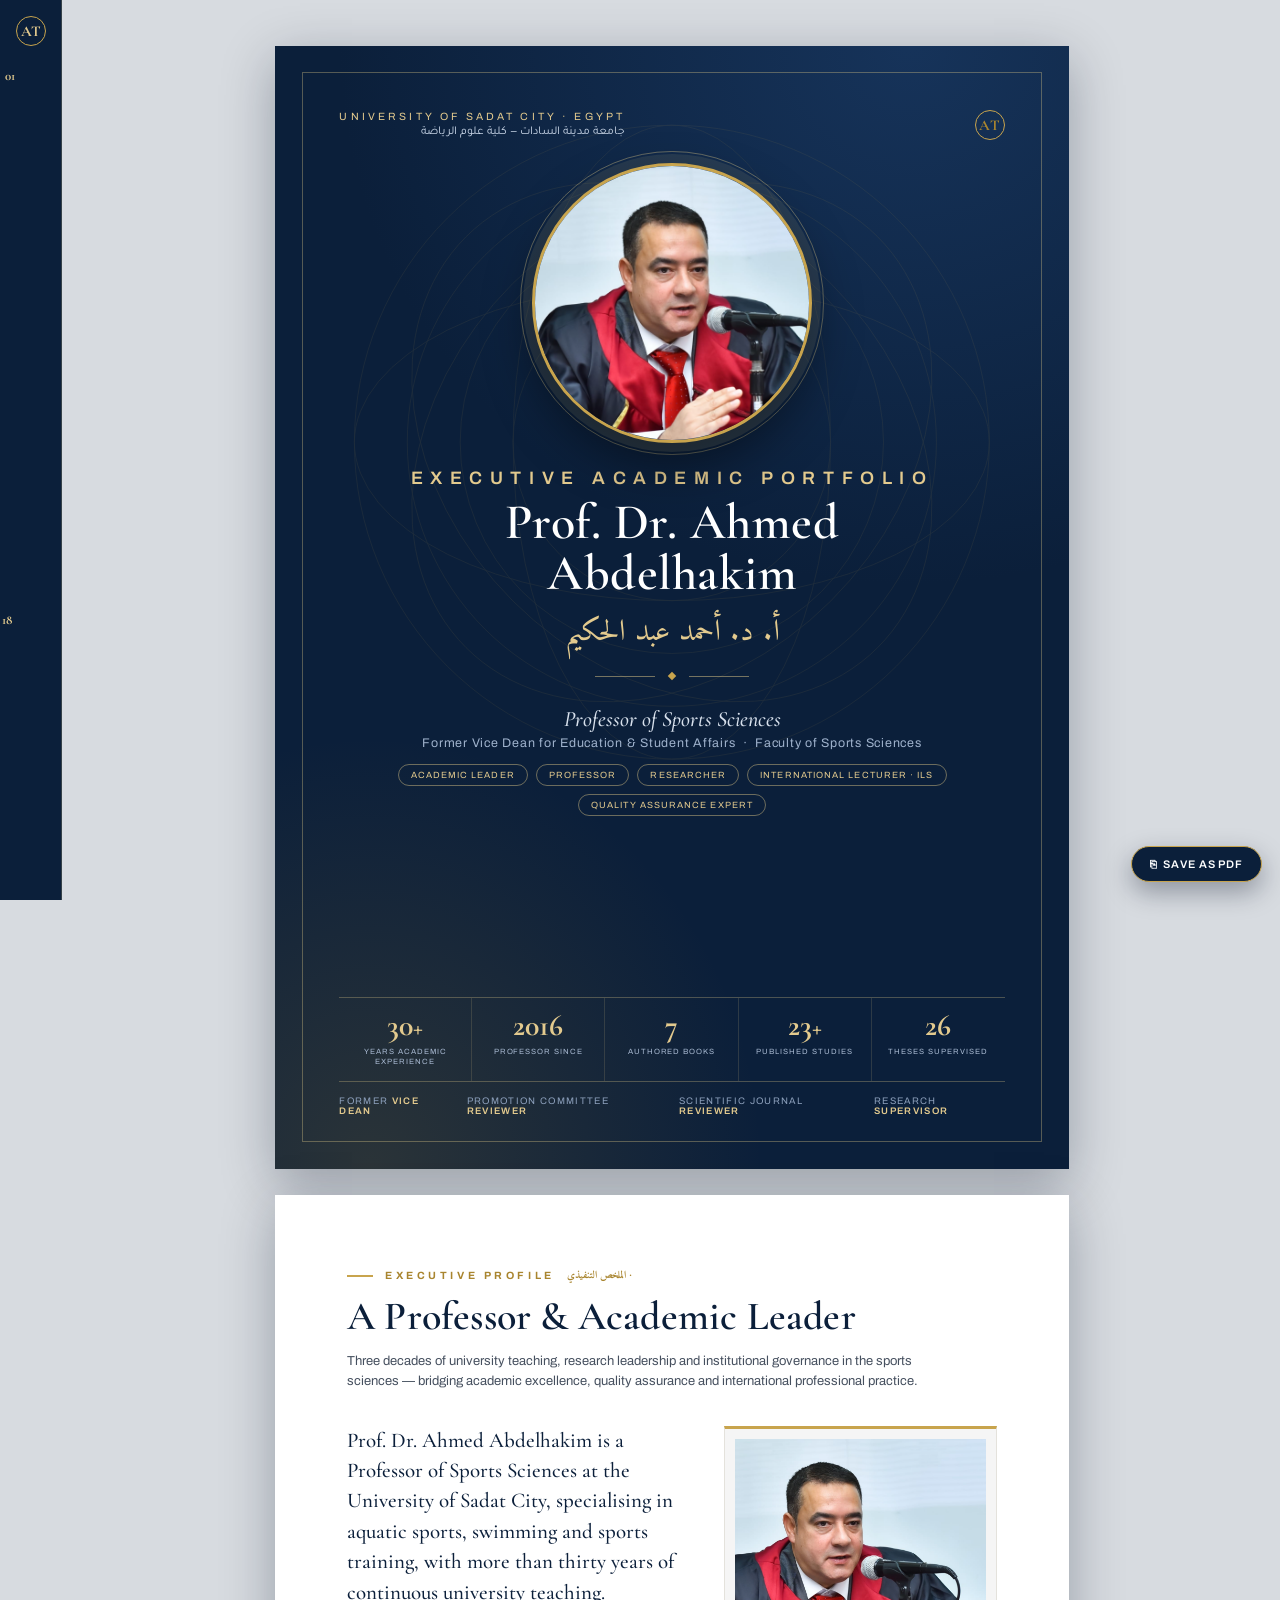
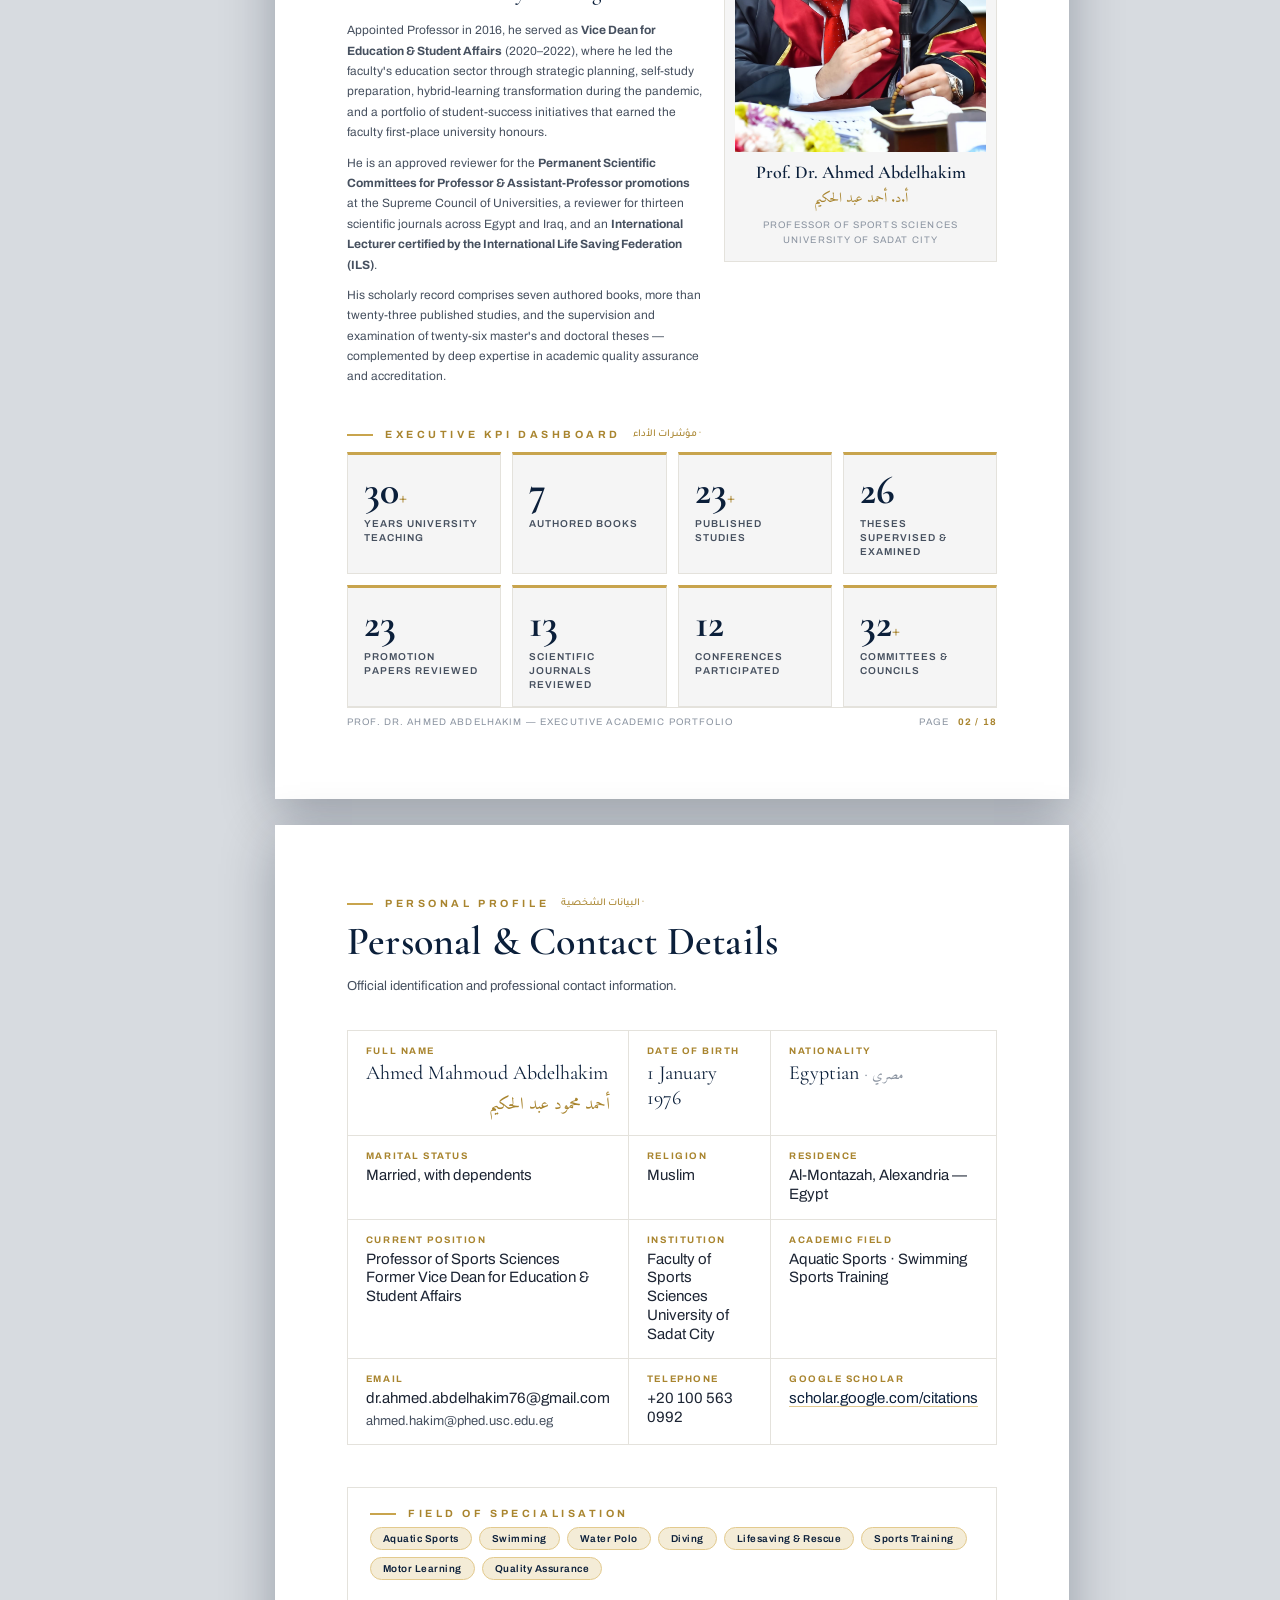
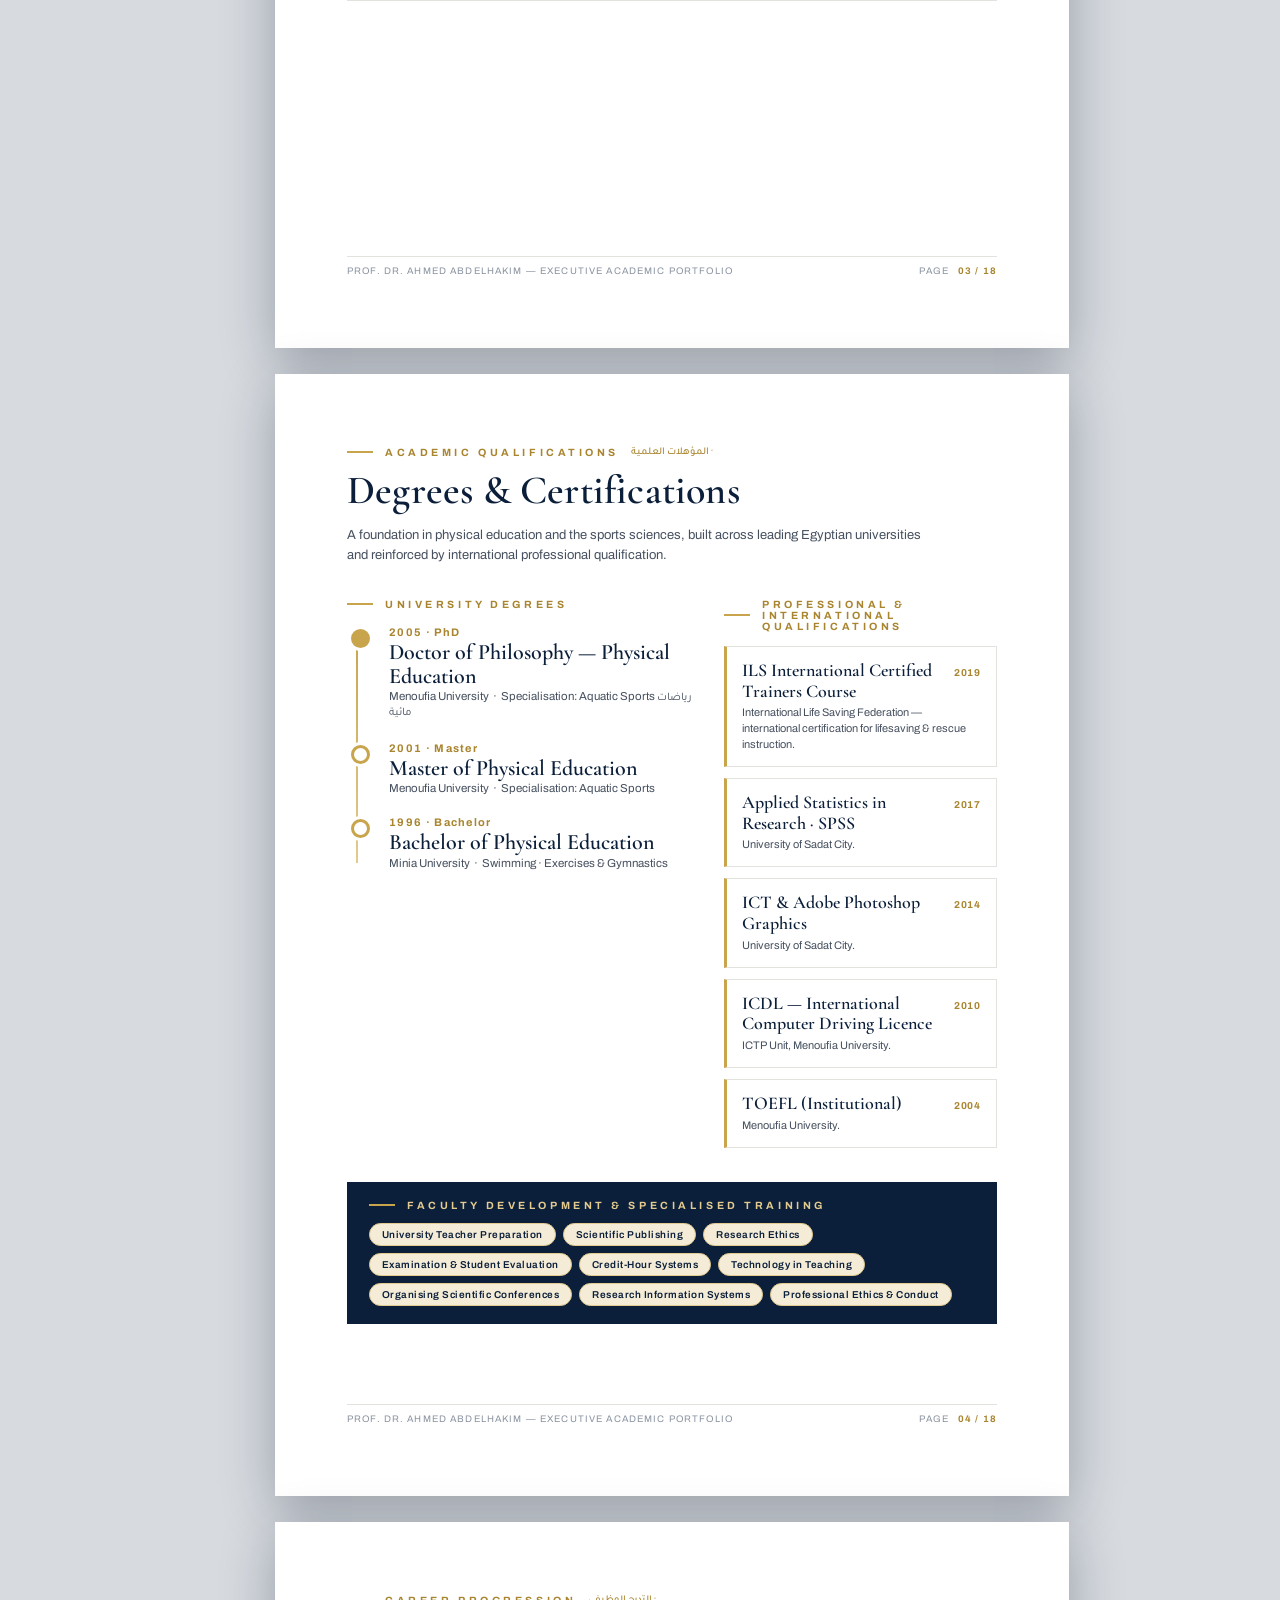
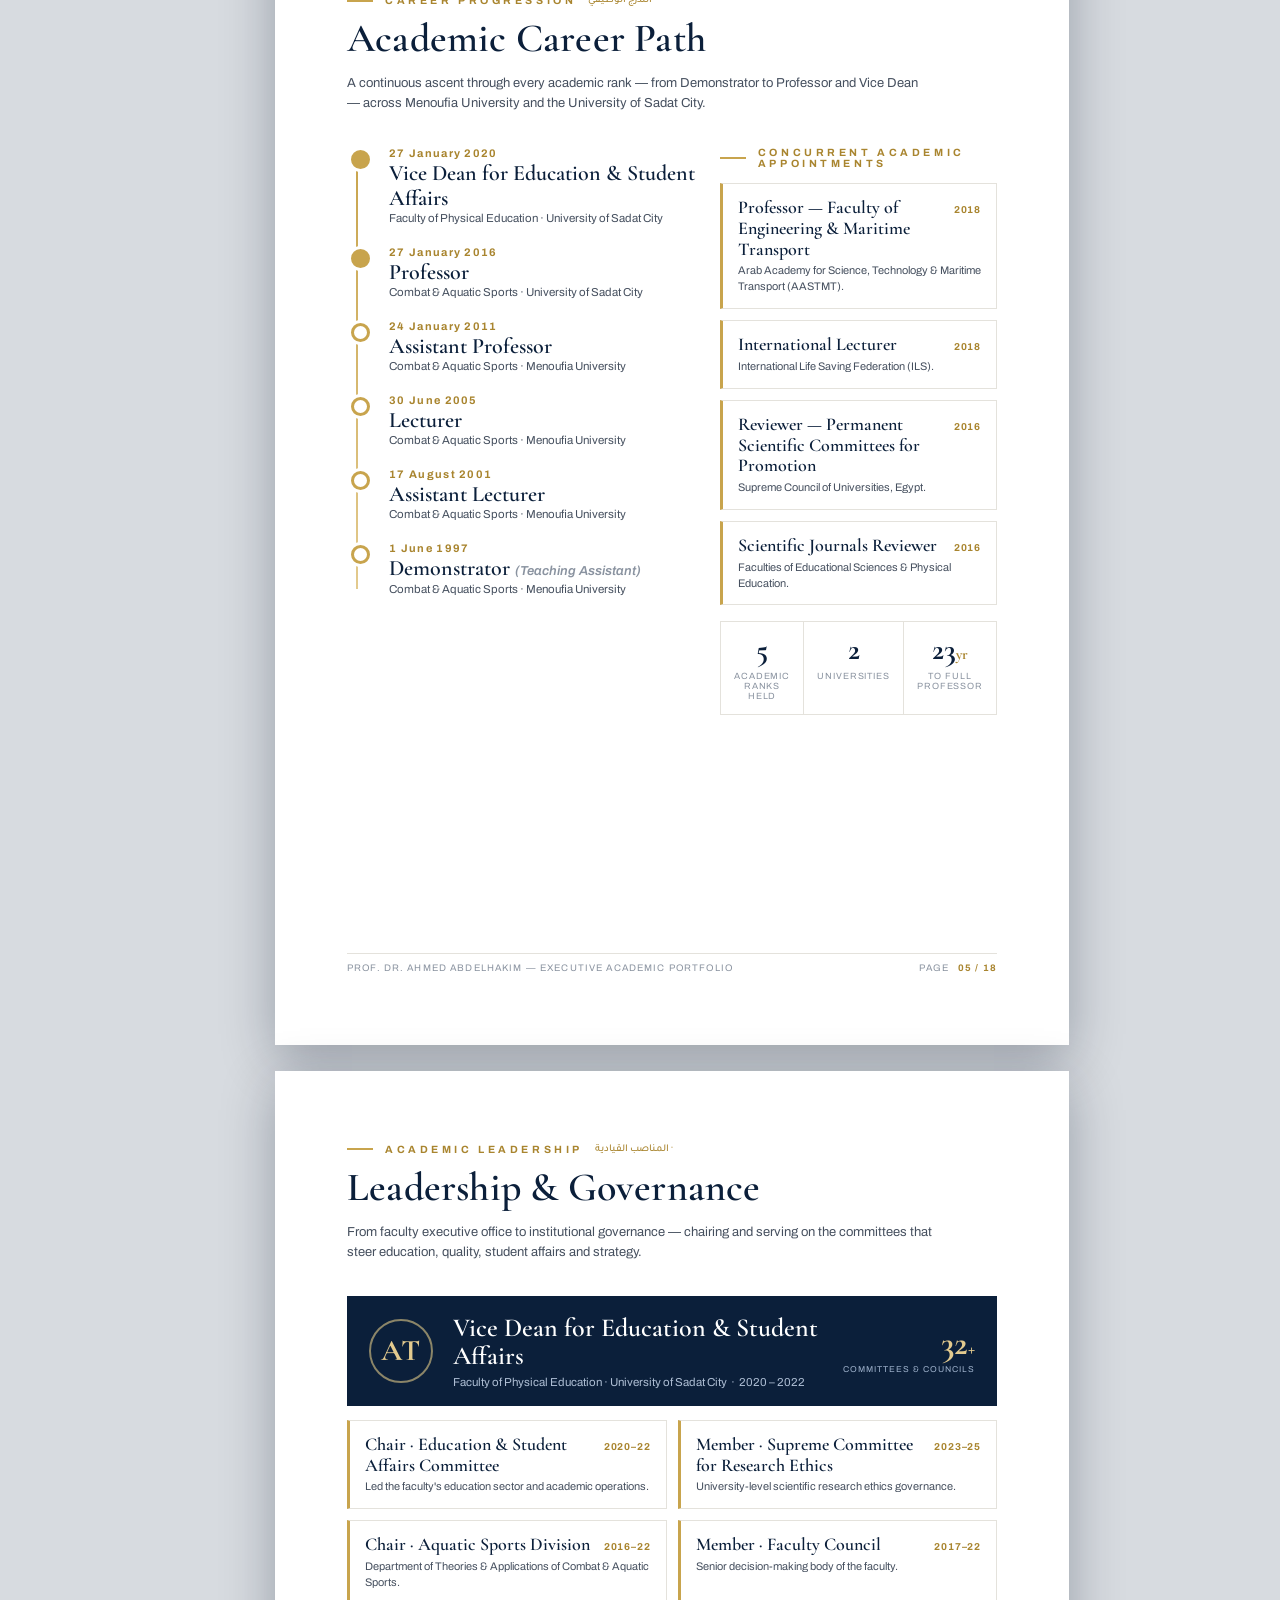
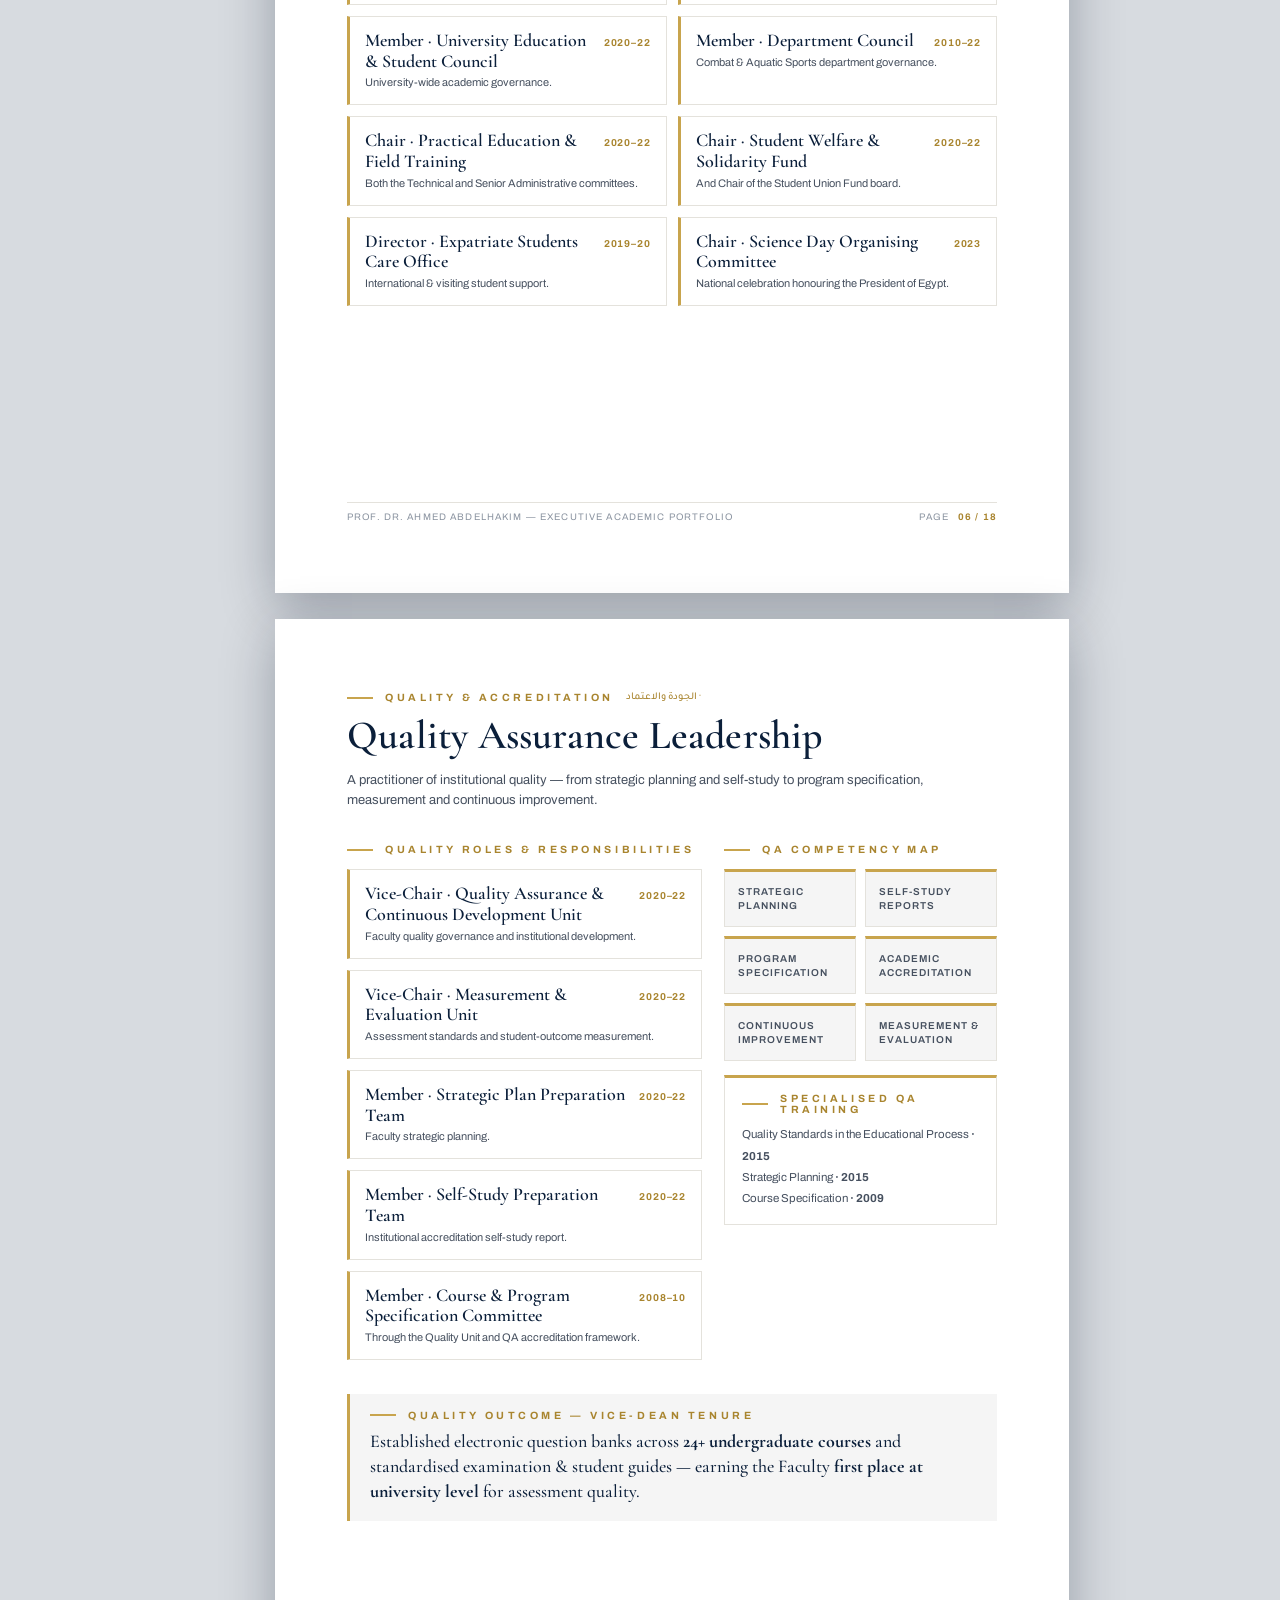
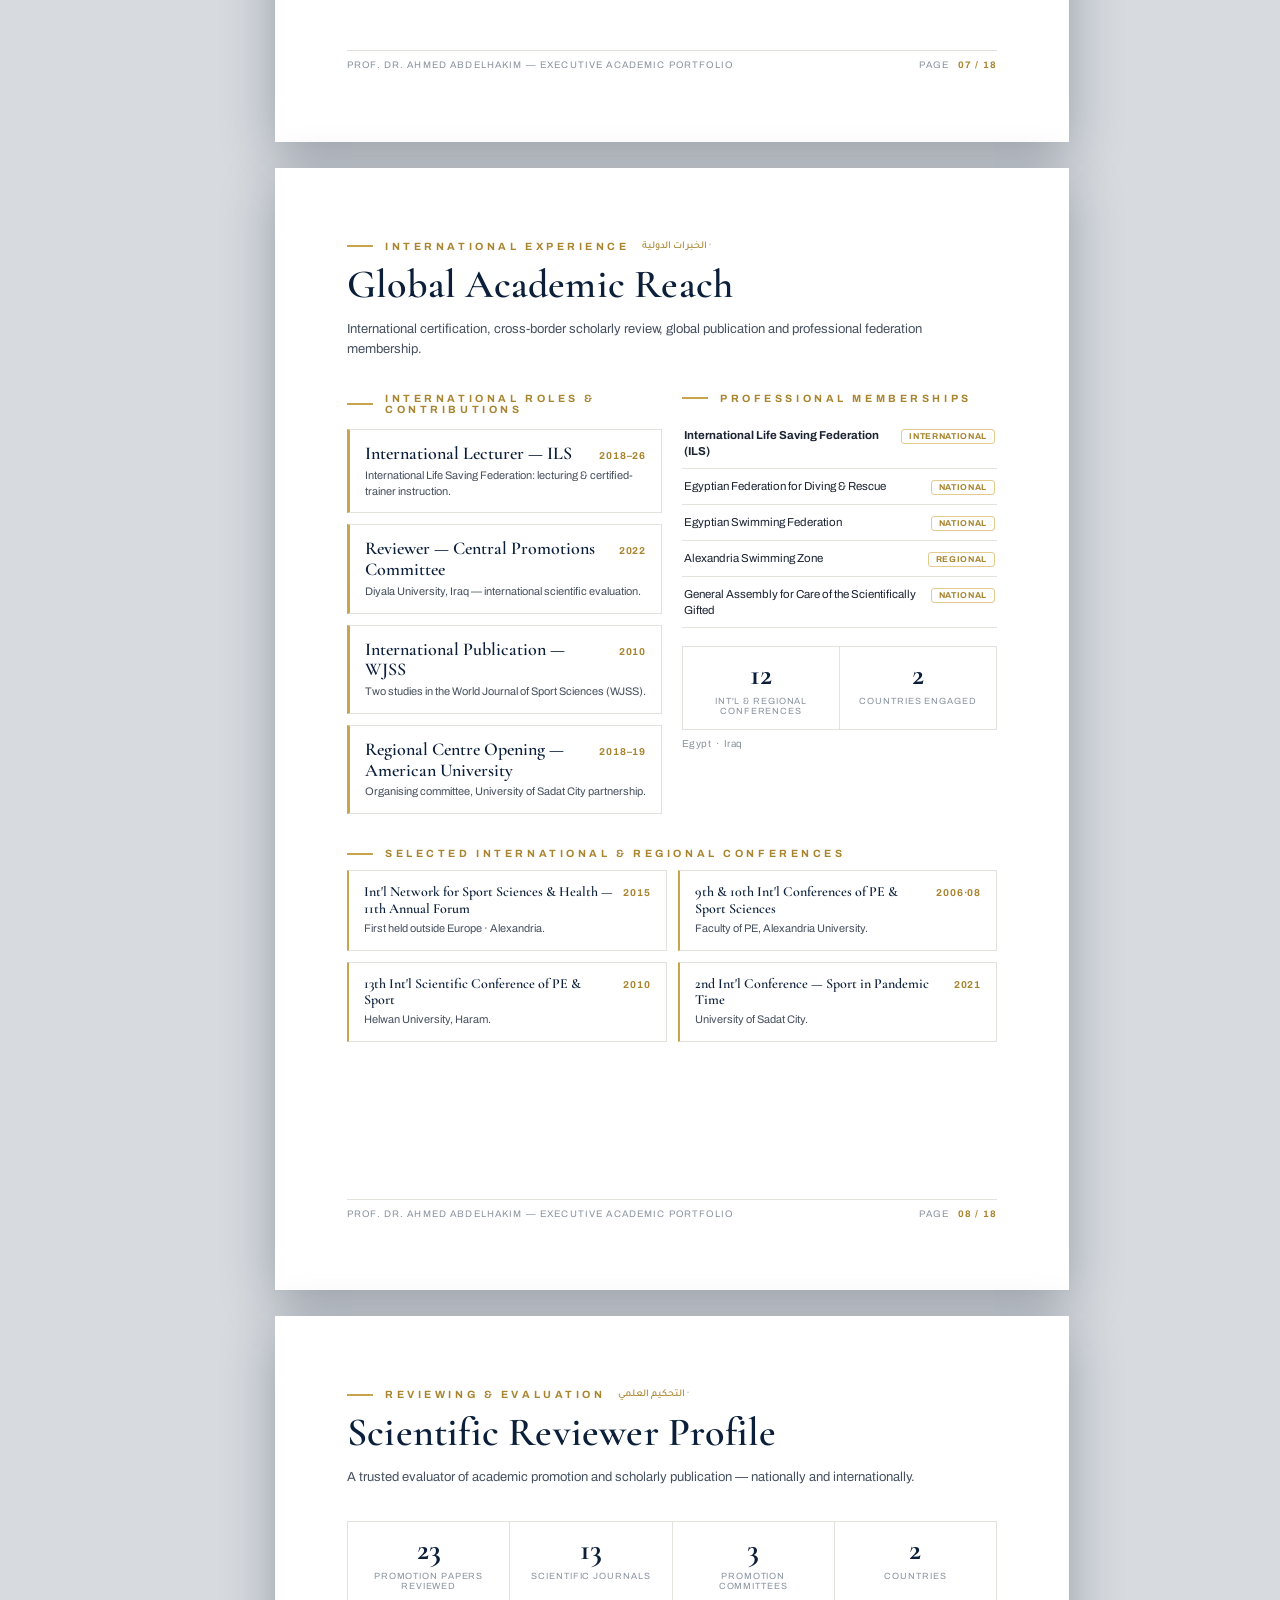
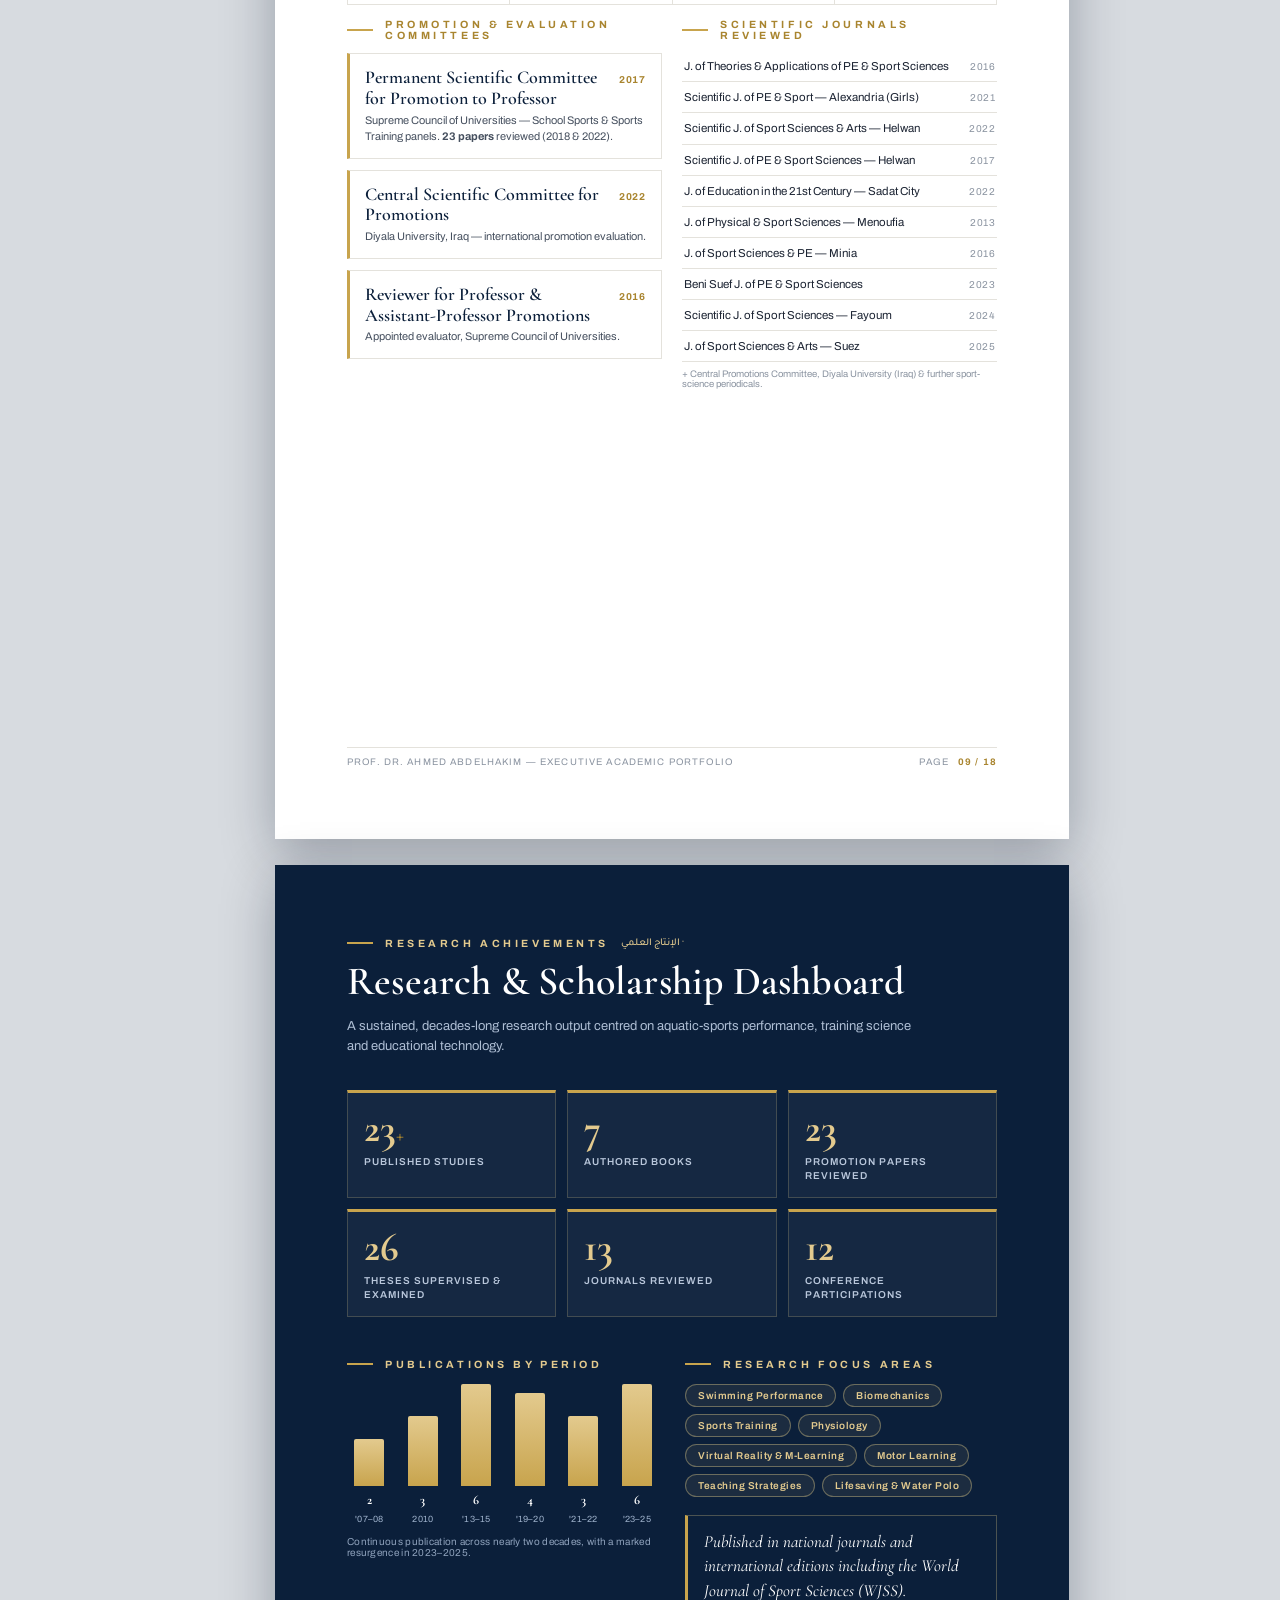
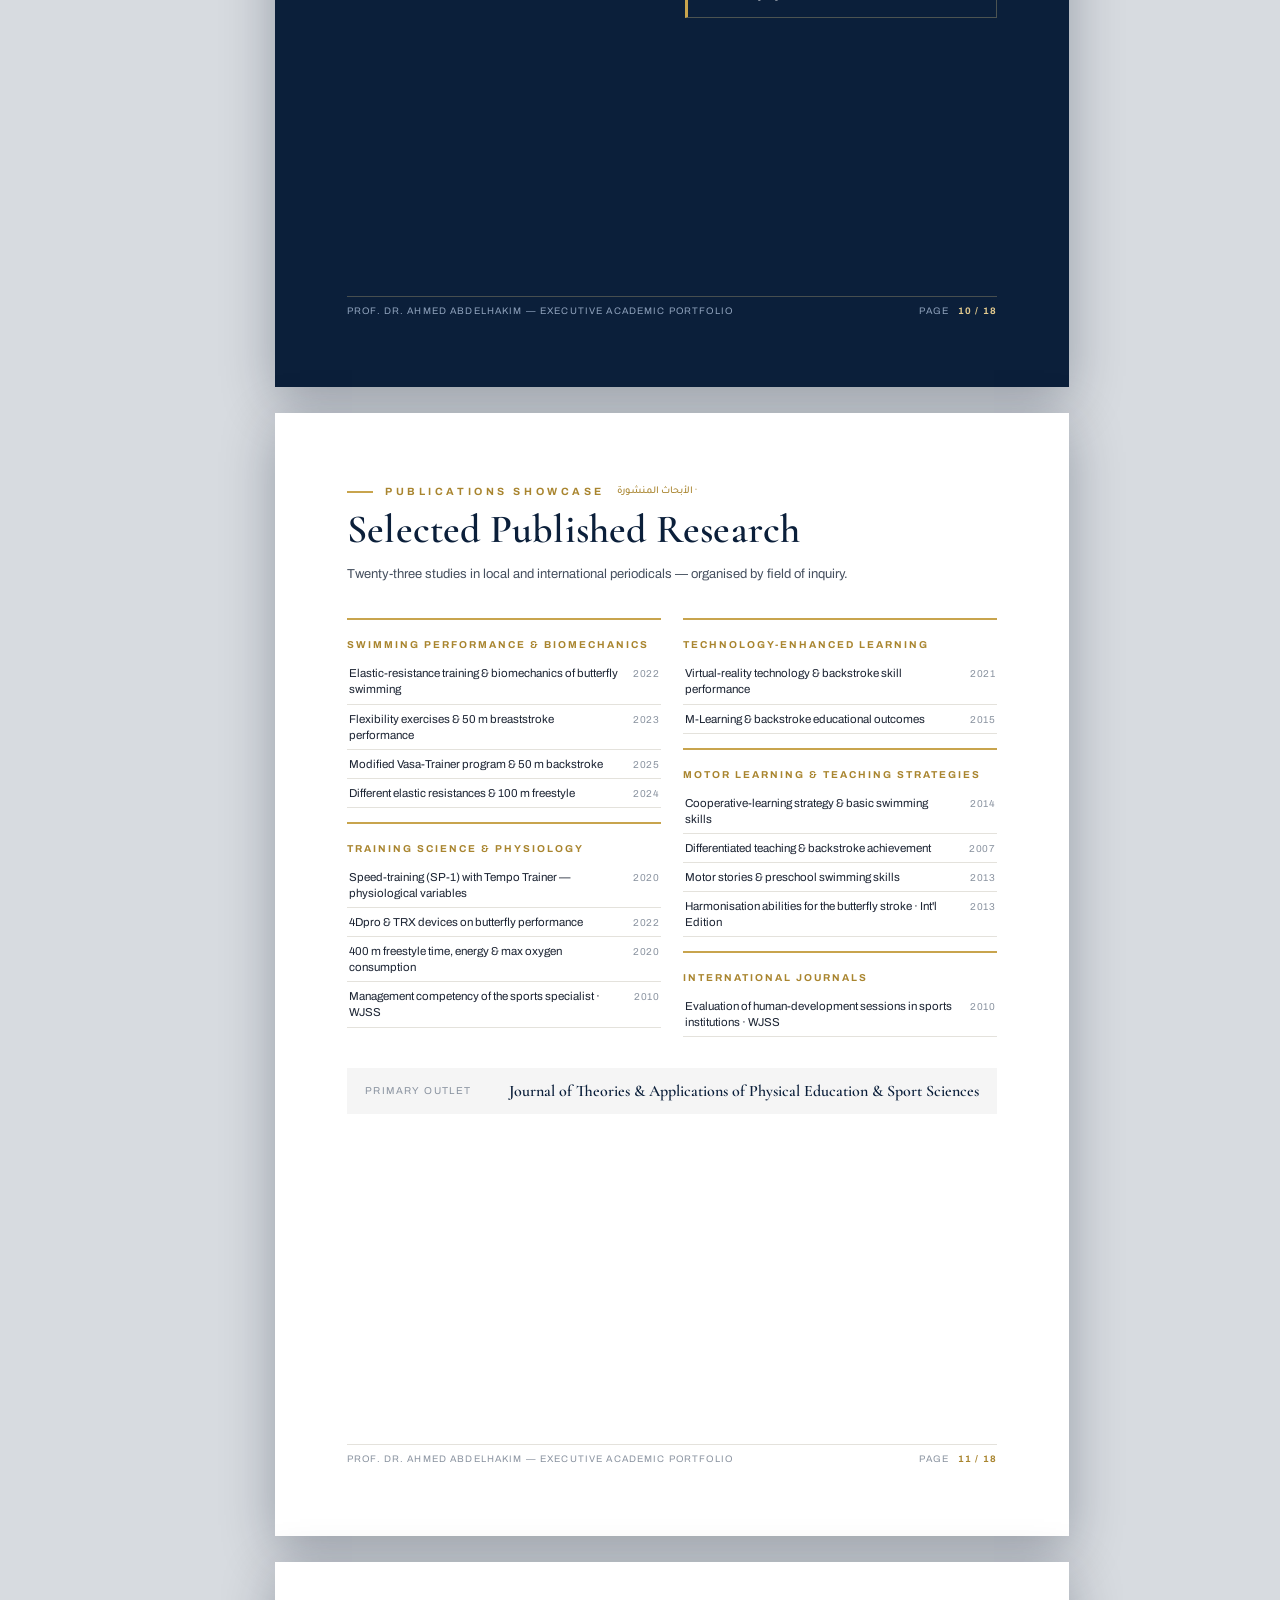
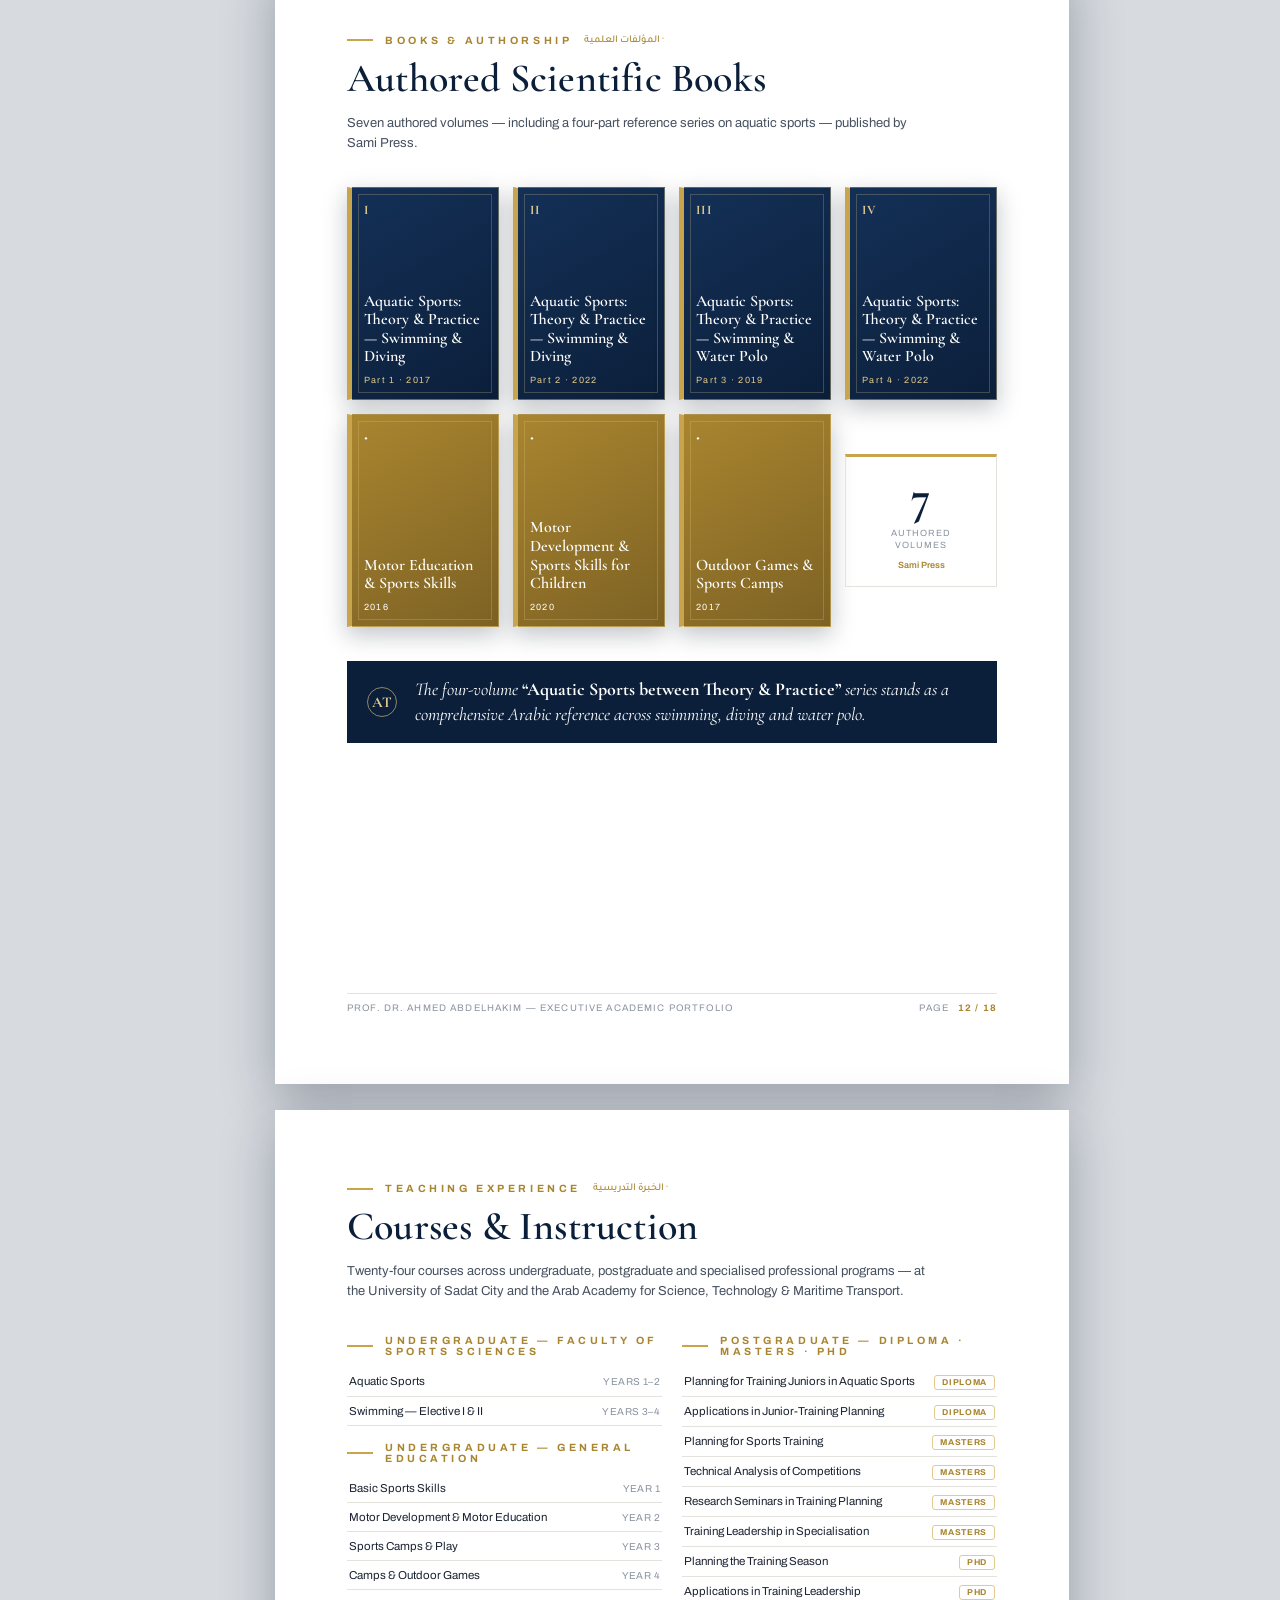
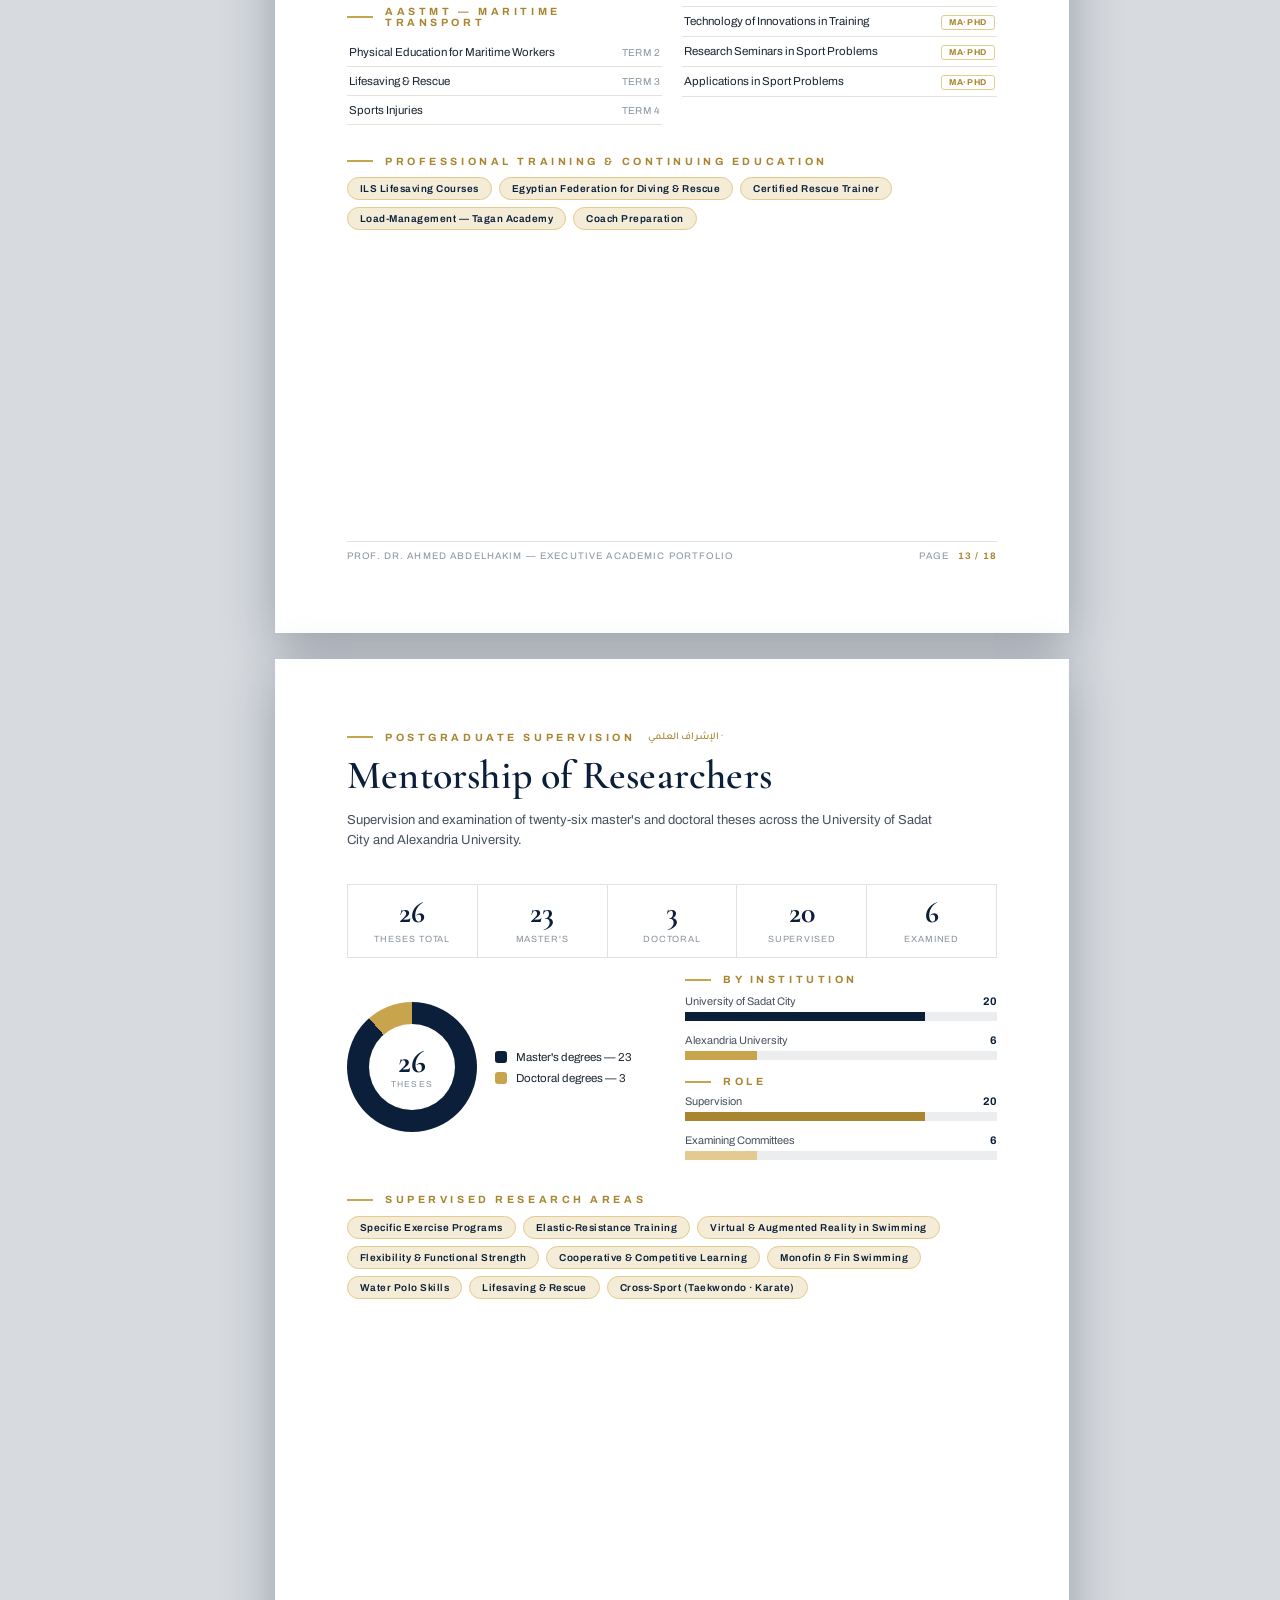
<file: index.html>
<!DOCTYPE html>
<html lang="en">
<head>
<meta charset="UTF-8" />
<meta name="viewport" content="width=device-width, initial-scale=1.0" />
<title>Prof. Dr. Ahmed Abdelhakim — Executive Academic Portfolio</title>
<link rel="preconnect" href="https://fonts.googleapis.com" />
<link rel="preconnect" href="https://fonts.gstatic.com" crossorigin />
<link href="https://fonts.googleapis.com/css2?family=Cormorant+Garamond:ital,wght@0,500;0,600;0,700;1,500;1,600&family=Archivo:wght@400;500;600;700&family=Amiri:wght@400;700&family=Tajawal:wght@400;500;700&display=swap" rel="stylesheet" />
<link rel="stylesheet" href="portfolio.css" />
</head>
<body>

<!-- ===================== SIDE NAV ===================== -->
<nav class="nav" id="nav">
  <div class="nav-mono">AT</div>
  <a href="#p1"><span class="ix">01</span><span class="tx">Cover</span></a>
  <a href="#p2"><span class="ix">02</span><span class="tx">Executive Profile</span></a>
  <a href="#p3"><span class="ix">03</span><span class="tx">Personal Profile</span></a>
  <a href="#p4"><span class="ix">04</span><span class="tx">Qualifications</span></a>
  <a href="#p5"><span class="ix">05</span><span class="tx">Career Progression</span></a>
  <a href="#p6"><span class="ix">06</span><span class="tx">Academic Leadership</span></a>
  <a href="#p7"><span class="ix">07</span><span class="tx">Quality &amp; Accreditation</span></a>
  <a href="#p8"><span class="ix">08</span><span class="tx">International Experience</span></a>
  <a href="#p9"><span class="ix">09</span><span class="tx">Reviewing &amp; Evaluation</span></a>
  <a href="#p10"><span class="ix">10</span><span class="tx">Research Achievements</span></a>
  <a href="#p11"><span class="ix">11</span><span class="tx">Publications</span></a>
  <a href="#p12"><span class="ix">12</span><span class="tx">Books &amp; Authorship</span></a>
  <a href="#p13"><span class="ix">13</span><span class="tx">Teaching Experience</span></a>
  <a href="#p14"><span class="ix">14</span><span class="tx">Postgraduate Supervision</span></a>
  <a href="#p15"><span class="ix">15</span><span class="tx">Professional Impact</span></a>
  <a href="#p16"><span class="ix">16</span><span class="tx">Certificates &amp; Recognition</span></a>
  <a href="#p17"><span class="ix">17</span><span class="tx">Academic Legacy</span></a>
  <a href="#p18"><span class="ix">18</span><span class="tx">Closing</span></a>
</nav>

<button class="print-hint" onclick="window.print()">&#9112;&nbsp; Save as PDF</button>

<div class="doc" id="doc">

<!-- ============================================================
     PAGE 1 — EXECUTIVE COVER
     ============================================================ -->
<section class="page cover" id="p1" data-screen-label="01 Cover">
  <div class="cover-bg">
    <svg viewBox="0 0 600 850" preserveAspectRatio="none" xmlns="http://www.w3.org/2000/svg">
      <g fill="none" stroke="#C8A44D" stroke-width="0.6">
        <circle cx="300" cy="300" r="240"/><circle cx="300" cy="300" r="200"/>
        <circle cx="300" cy="300" r="160"/><circle cx="300" cy="300" r="120"/>
        <ellipse cx="300" cy="300" rx="240" ry="120"/><ellipse cx="300" cy="300" rx="120" ry="240"/>
        <ellipse cx="300" cy="300" rx="220" ry="170" transform="rotate(45 300 300)"/>
        <ellipse cx="300" cy="300" rx="220" ry="170" transform="rotate(-45 300 300)"/>
      </g>
    </svg>
  </div>
  <div class="cover-inner">
    <div class="cover-top">
      <div class="cover-uni">
        University of Sadat City &middot; Egypt
        <div class="ar">جامعة مدينة السادات — كلية علوم الرياضة</div>
      </div>
      <div class="monogram">AT</div>
    </div>

    <div class="cover-portrait-wrap">
      <div class="cover-portrait-ring"></div>
      <div class="cover-portrait"><img src="assets/portrait-cover.jpg" alt="Prof. Dr. Ahmed Abdelhakim" /></div>
    </div>

    <h1 class="cover-name">
      <span class="pre">Executive Academic Portfolio</span>
      Prof. Dr. Ahmed<br/>Abdelhakim
    </h1>
    <div class="cover-name-ar">أ. د. أحمد عبد الحكيم</div>

    <div class="cover-divider"><span></span><i class="dot"></i><span></span></div>

    <p class="cover-role">Professor of Sports Sciences</p>
    <p class="cover-role2">Former Vice Dean for Education &amp; Student Affairs &nbsp;&middot;&nbsp; Faculty of Sports Sciences</p>

    <div class="cred-row">
      <span class="cred">Academic Leader</span>
      <span class="cred">Professor</span>
      <span class="cred">Researcher</span>
      <span class="cred">International Lecturer · ILS</span>
      <span class="cred">Quality Assurance Expert</span>
    </div>

    <div class="cover-counters">
      <div class="cc"><div class="n">30<small>+</small></div><div class="l">Years Academic Experience</div></div>
      <div class="cc"><div class="n">2016</div><div class="l">Professor Since</div></div>
      <div class="cc"><div class="n">7</div><div class="l">Authored Books</div></div>
      <div class="cc"><div class="n">23<small>+</small></div><div class="l">Published Studies</div></div>
      <div class="cc"><div class="n">26</div><div class="l">Theses Supervised</div></div>
    </div>

    <div class="cover-foot">
      <span>Former <b>Vice Dean</b></span>
      <span>Promotion Committee <b>Reviewer</b></span>
      <span>Scientific Journal <b>Reviewer</b></span>
      <span>Research <b>Supervisor</b></span>
    </div>
  </div>
</section>

<!-- ============================================================
     PAGE 2 — EXECUTIVE PROFILE
     ============================================================ -->
<section class="page" id="p2" data-screen-label="02 Executive Profile">
  <div class="phead">
    <p class="eyebrow">Executive Profile <span class="ar-serif" style="letter-spacing:0;color:inherit;">· الملخص التنفيذي</span></p>
    <h2 class="ptitle">A Professor &amp; Academic Leader</h2>
    <p class="phead-sub">Three decades of university teaching, research leadership and institutional governance in the sports sciences — bridging academic excellence, quality assurance and international professional practice.</p>
  </div>

  <div class="cols2-uneven" style="align-items:start;">
    <div>
      <p style="font-family:var(--serif);font-size:21px;line-height:1.45;color:var(--navy);margin:0 0 12px;font-weight:500;">
        Prof. Dr. Ahmed Abdelhakim is a Professor of Sports Sciences at the University of Sadat City, specialising in aquatic sports, swimming and sports training, with more than thirty years of continuous university teaching.
      </p>
      <p style="font-size:12px;line-height:1.7;color:var(--ink-soft);margin:0 0 10px;">
        Appointed Professor in 2016, he served as <b>Vice Dean for Education &amp; Student Affairs</b> (2020–2022), where he led the faculty's education sector through strategic planning, self-study preparation, hybrid-learning transformation during the pandemic, and a portfolio of student-success initiatives that earned the faculty first-place university honours.
      </p>
      <p style="font-size:12px;line-height:1.7;color:var(--ink-soft);margin:0 0 10px;">
        He is an approved reviewer for the <b>Permanent Scientific Committees for Professor &amp; Assistant-Professor promotions</b> at the Supreme Council of Universities, a reviewer for thirteen scientific journals across Egypt and Iraq, and an <b>International Lecturer certified by the International Life Saving Federation (ILS)</b>.
      </p>
      <p style="font-size:12px;line-height:1.7;color:var(--ink-soft);margin:0;">
        His scholarly record comprises seven authored books, more than twenty-three published studies, and the supervision and examination of twenty-six master's and doctoral theses — complemented by deep expertise in academic quality assurance and accreditation.
      </p>
    </div>

    <div>
      <div style="border:1px solid var(--line);border-top:3px solid var(--gold);padding:10px;background:var(--gray);">
        <div style="aspect-ratio:4/5;overflow:hidden;background:var(--navy-700);">
          <img src="assets/portrait.jpg" alt="Prof. Dr. Ahmed Talab" style="width:100%;height:100%;object-fit:cover;object-position:50% 22%;" />
        </div>
        <div style="text-align:center;padding:11px 4px 4px;">
          <div style="font-family:var(--serif);font-size:18px;color:var(--navy);font-weight:600;line-height:1.1;">Prof. Dr. Ahmed Abdelhakim</div>
          <div class="ar-serif" style="font-size:14px;color:var(--gold-deep);margin-top:3px;">أ.د. أحمد عبد الحكيم</div>
          <div style="font-size:9.5px;letter-spacing:.12em;text-transform:uppercase;color:var(--ink-mute);margin-top:7px;line-height:1.5;">Professor of Sports Sciences<br/>University of Sadat City</div>
        </div>
      </div>
    </div>
  </div>

  <div style="margin-top:11mm;">
    <p class="eyebrow" style="margin-bottom:11px;">Executive KPI Dashboard <span class="ar" style="letter-spacing:0;color:inherit;font-weight:500;">· مؤشرات الأداء</span></p>
    <div class="kpi-grid" style="grid-template-columns:repeat(4,1fr);">
      <div class="kpi"><div class="n">30<small>+</small></div><div class="l">Years University Teaching</div></div>
      <div class="kpi"><div class="n">7</div><div class="l">Authored Books</div></div>
      <div class="kpi"><div class="n">23<small>+</small></div><div class="l">Published Studies</div></div>
      <div class="kpi"><div class="n">26</div><div class="l">Theses Supervised &amp; Examined</div></div>
      <div class="kpi"><div class="n">23</div><div class="l">Promotion Papers Reviewed</div></div>
      <div class="kpi"><div class="n">13</div><div class="l">Scientific Journals Reviewed</div></div>
      <div class="kpi"><div class="n">12</div><div class="l">Conferences Participated</div></div>
      <div class="kpi"><div class="n">32<small>+</small></div><div class="l">Committees &amp; Councils</div></div>
    </div>
  </div>

  <div class="pfoot">
    <span>Prof. Dr. Ahmed Abdelhakim — Executive Academic Portfolio</span>
    <span class="mono">Page <span class="pnum">02 / 18</span></span>
  </div>
</section>

<!-- ============================================================
     PAGE 3 — PERSONAL PROFILE
     ============================================================ -->
<section class="page" id="p3" data-screen-label="03 Personal Profile">
  <div class="phead">
    <p class="eyebrow">Personal Profile <span class="ar" style="letter-spacing:0;color:inherit;font-weight:500;">· البيانات الشخصية</span></p>
    <h2 class="ptitle">Personal &amp; Contact Details</h2>
    <p class="phead-sub">Official identification and professional contact information.</p>
  </div>

  <div class="info-grid" style="grid-template-columns:repeat(3,1fr);">
    <div class="info-cell">
      <div class="k">Full Name</div>
      <div class="v">Ahmed Mahmoud Abdelhakim</div>
      <div class="ar-serif" style="font-size:17px;color:var(--gold-deep);margin-top:4px;">أحمد محمود عبد الحكيم</div>
    </div>
    <div class="info-cell">
      <div class="k">Date of Birth</div>
      <div class="v">1 January 1976</div>
    </div>
    <div class="info-cell" style="border-right:0;">
      <div class="k">Nationality</div>
      <div class="v">Egyptian <span class="ar" style="font-size:14px;color:var(--ink-mute);">· مصري</span></div>
    </div>

    <div class="info-cell">
      <div class="k">Marital Status</div>
      <div class="v sm">Married, with dependents</div>
    </div>
    <div class="info-cell">
      <div class="k">Religion</div>
      <div class="v sm">Muslim</div>
    </div>
    <div class="info-cell" style="border-right:0;">
      <div class="k">Residence</div>
      <div class="v sm">Al-Montazah, Alexandria — Egypt</div>
    </div>

    <div class="info-cell">
      <div class="k">Current Position</div>
      <div class="v sm">Professor of Sports Sciences<br/>Former Vice Dean for Education &amp; Student Affairs</div>
    </div>
    <div class="info-cell">
      <div class="k">Institution</div>
      <div class="v sm">Faculty of Sports Sciences<br/>University of Sadat City</div>
    </div>
    <div class="info-cell" style="border-right:0;">
      <div class="k">Academic Field</div>
      <div class="v sm">Aquatic Sports · Swimming<br/>Sports Training</div>
    </div>

    <div class="info-cell" style="border-bottom:0;">
      <div class="k">Email</div>
      <div class="v sm">dr.ahmed.abdelhakim76@gmail.com</div>
      <div class="v sm" style="color:var(--ink-soft);font-size:13px;">ahmed.hakim@phed.usc.edu.eg</div>
    </div>
    <div class="info-cell" style="border-bottom:0;">
      <div class="k">Telephone</div>
      <div class="v sm">+20 100 563 0992</div>
    </div>
    <div class="info-cell" style="border-right:0;border-bottom:0;">
      <div class="k">Google Scholar</div>
      <div class="v sm"><a href="https://scholar.google.com/citations?user=poZNLHgAAAAJ&hl=ar" style="color:var(--navy);text-decoration:none;border-bottom:1px solid var(--gold-soft);">scholar.google.com/citations</a></div>
    </div>
  </div>

  <div style="margin-top:11mm;display:flex;gap:14px;align-items:stretch;">
      <div style="flex:1;border:1px solid var(--line);padding:20px 22px;display:flex;flex-direction:column;justify-content:center;">
      <p class="eyebrow" style="margin-bottom:8px;">Field of Specialisation</p>
      <div class="tags">
        <span class="tag">Aquatic Sports</span>
        <span class="tag">Swimming</span>
        <span class="tag">Water Polo</span>
        <span class="tag">Diving</span>
        <span class="tag">Lifesaving &amp; Rescue</span>
        <span class="tag">Sports Training</span>
        <span class="tag">Motor Learning</span>
        <span class="tag">Quality Assurance</span>
      </div>
    </div>
  </div>

  <div class="pfoot">
    <span>Prof. Dr. Ahmed Abdelhakim — Executive Academic Portfolio</span>
    <span class="mono">Page <span class="pnum">03 / 18</span></span>
  </div>
</section>

<!-- ============================================================
     PAGE 4 — ACADEMIC QUALIFICATIONS
     ============================================================ -->
<section class="page" id="p4" data-screen-label="04 Academic Qualifications">
  <div class="phead">
    <p class="eyebrow">Academic Qualifications <span class="ar" style="letter-spacing:0;color:inherit;font-weight:500;">· المؤهلات العلمية</span></p>
    <h2 class="ptitle">Degrees &amp; Certifications</h2>
    <p class="phead-sub">A foundation in physical education and the sports sciences, built across leading Egyptian universities and reinforced by international professional qualification.</p>
  </div>

  <div class="cols2-uneven" style="align-items:start;">
    <div>
      <p class="eyebrow" style="margin-bottom:16px;">University Degrees</p>
      <div class="tl">
        <div class="tl-item peak">
          <div class="tl-year">2005 · PhD</div>
          <div class="tl-title">Doctor of Philosophy — Physical Education</div>
          <div class="tl-place">Menoufia University &nbsp;·&nbsp; Specialisation: Aquatic Sports <span class="ar">رياضات مائية</span></div>
        </div>
        <div class="tl-item">
          <div class="tl-year">2001 · Master</div>
          <div class="tl-title">Master of Physical Education</div>
          <div class="tl-place">Menoufia University &nbsp;·&nbsp; Specialisation: Aquatic Sports</div>
        </div>
        <div class="tl-item">
          <div class="tl-year">1996 · Bachelor</div>
          <div class="tl-title">Bachelor of Physical Education</div>
          <div class="tl-place">Minia University &nbsp;·&nbsp; Swimming · Exercises &amp; Gymnastics</div>
        </div>
      </div>
    </div>

    <div>
      <p class="eyebrow" style="margin-bottom:14px;">Professional &amp; International Qualifications</p>
      <div class="cards">
        <div class="lcard"><div class="h"><div class="t">ILS International Certified Trainers Course</div><div class="yr">2019</div></div><div class="d">International Life Saving Federation — international certification for lifesaving &amp; rescue instruction.</div></div>
        <div class="lcard"><div class="h"><div class="t">Applied Statistics in Research · SPSS</div><div class="yr">2017</div></div><div class="d">University of Sadat City.</div></div>
        <div class="lcard"><div class="h"><div class="t">ICT &amp; Adobe Photoshop Graphics</div><div class="yr">2014</div></div><div class="d">University of Sadat City.</div></div>
        <div class="lcard"><div class="h"><div class="t">ICDL — International Computer Driving Licence</div><div class="yr">2010</div></div><div class="d">ICTP Unit, Menoufia University.</div></div>
        <div class="lcard"><div class="h"><div class="t">TOEFL (Institutional)</div><div class="yr">2004</div></div><div class="d">Menoufia University.</div></div>
      </div>
    </div>
  </div>

  <div style="margin-top:9mm;background:var(--navy);color:#fff;padding:18px 22px;">
    <p class="eyebrow" style="color:var(--gold-soft);margin-bottom:12px;">Faculty Development &amp; Specialised Training</p>
    <div class="tags">
      <span class="tag">University Teacher Preparation</span>
      <span class="tag">Scientific Publishing</span>
      <span class="tag">Research Ethics</span>
      <span class="tag">Examination &amp; Student Evaluation</span>
      <span class="tag">Credit-Hour Systems</span>
      <span class="tag">Technology in Teaching</span>
      <span class="tag">Organising Scientific Conferences</span>
      <span class="tag">Research Information Systems</span>
      <span class="tag">Professional Ethics &amp; Conduct</span>
    </div>
  </div>

  <div class="pfoot">
    <span>Prof. Dr. Ahmed Abdelhakim — Executive Academic Portfolio</span>
    <span class="mono">Page <span class="pnum">04 / 18</span></span>
  </div>
</section>

<!-- ============================================================
     PAGE 5 — ACADEMIC CAREER PROGRESSION
     ============================================================ -->
<section class="page" id="p5" data-screen-label="05 Career Progression">
  <div class="phead">
    <p class="eyebrow">Career Progression <span class="ar" style="letter-spacing:0;color:inherit;font-weight:500;">· التدرج الوظيفي</span></p>
    <h2 class="ptitle">Academic Career Path</h2>
    <p class="phead-sub">A continuous ascent through every academic rank — from Demonstrator to Professor and Vice Dean — across Menoufia University and the University of Sadat City.</p>
  </div>

  <div class="cols2-uneven" style="align-items:start;">
    <div>
      <div class="tl">
        <div class="tl-item peak">
          <div class="tl-year">27 January 2020</div>
          <div class="tl-title">Vice Dean for Education &amp; Student Affairs</div>
          <div class="tl-place">Faculty of Physical Education · University of Sadat City</div>
        </div>
        <div class="tl-item peak">
          <div class="tl-year">27 January 2016</div>
          <div class="tl-title">Professor</div>
          <div class="tl-place">Combat &amp; Aquatic Sports · University of Sadat City</div>
        </div>
        <div class="tl-item">
          <div class="tl-year">24 January 2011</div>
          <div class="tl-title">Assistant Professor</div>
          <div class="tl-place">Combat &amp; Aquatic Sports · Menoufia University</div>
        </div>
        <div class="tl-item">
          <div class="tl-year">30 June 2005</div>
          <div class="tl-title">Lecturer</div>
          <div class="tl-place">Combat &amp; Aquatic Sports · Menoufia University</div>
        </div>
        <div class="tl-item">
          <div class="tl-year">17 August 2001</div>
          <div class="tl-title">Assistant Lecturer</div>
          <div class="tl-place">Combat &amp; Aquatic Sports · Menoufia University</div>
        </div>
        <div class="tl-item">
          <div class="tl-year">1 June 1997</div>
          <div class="tl-title">Demonstrator <span style="font-size:13px;color:var(--ink-mute);font-family:var(--sans);font-style:italic;">(Teaching Assistant)</span></div>
          <div class="tl-place">Combat &amp; Aquatic Sports · Menoufia University</div>
        </div>
      </div>
    </div>

    <div>
      <p class="eyebrow" style="margin-bottom:14px;">Concurrent Academic Appointments</p>
      <div class="cards">
        <div class="lcard"><div class="h"><div class="t">Professor — Faculty of Engineering &amp; Maritime Transport</div><div class="yr">2018</div></div><div class="d">Arab Academy for Science, Technology &amp; Maritime Transport (AASTMT).</div></div>
        <div class="lcard"><div class="h"><div class="t">International Lecturer</div><div class="yr">2018</div></div><div class="d">International Life Saving Federation (ILS).</div></div>
        <div class="lcard"><div class="h"><div class="t">Reviewer — Permanent Scientific Committees for Promotion</div><div class="yr">2016</div></div><div class="d">Supreme Council of Universities, Egypt.</div></div>
        <div class="lcard"><div class="h"><div class="t">Scientific Journals Reviewer</div><div class="yr">2016</div></div><div class="d">Faculties of Educational Sciences &amp; Physical Education.</div></div>
      </div>

      <div class="statline" style="margin-top:16px;">
        <div class="s"><div class="n">5</div><div class="l">Academic Ranks Held</div></div>
        <div class="s"><div class="n">2</div><div class="l">Universities</div></div>
        <div class="s"><div class="n">23<small>yr</small></div><div class="l">To Full Professor</div></div>
      </div>
    </div>
  </div>

  <div class="pfoot">
    <span>Prof. Dr. Ahmed Abdelhakim — Executive Academic Portfolio</span>
    <span class="mono">Page <span class="pnum">05 / 18</span></span>
  </div>
</section>

<!-- ============================================================
     PAGE 6 — ACADEMIC LEADERSHIP
     ============================================================ -->
<section class="page" id="p6" data-screen-label="06 Academic Leadership">
  <div class="phead">
    <p class="eyebrow">Academic Leadership <span class="ar" style="letter-spacing:0;color:inherit;font-weight:500;">· المناصب القيادية</span></p>
    <h2 class="ptitle">Leadership &amp; Governance</h2>
    <p class="phead-sub">From faculty executive office to institutional governance — chairing and serving on the committees that steer education, quality, student affairs and strategy.</p>
  </div>

  <div style="background:var(--navy);color:#fff;padding:18px 22px;display:flex;align-items:center;gap:20px;margin-bottom:14px;">
    <div class="monogram lg" style="border-color:rgba(226,202,135,.6);color:var(--gold-soft);">AT</div>
    <div style="flex:1;">
      <div style="font-family:var(--serif);font-size:26px;font-weight:600;line-height:1.1;">Vice Dean for Education &amp; Student Affairs</div>
      <div style="font-size:11.5px;color:#AEBED4;margin-top:5px;">Faculty of Physical Education · University of Sadat City &nbsp;·&nbsp; 2020 – 2022</div>
    </div>
    <div style="text-align:right;flex:none;">
      <div style="font-family:var(--serif);font-weight:700;font-size:34px;color:var(--gold-soft);line-height:1;">32<small style="font-size:18px;">+</small></div>
      <div style="font-size:8.5px;letter-spacing:.12em;text-transform:uppercase;color:#9FB2CC;margin-top:4px;">Committees &amp; Councils</div>
    </div>
  </div>

  <div class="cards" style="grid-template-columns:1fr 1fr;">
    <div class="lcard"><div class="h"><div class="t">Chair · Education &amp; Student Affairs Committee</div><div class="yr">2020–22</div></div><div class="d">Led the faculty's education sector and academic operations.</div></div>
    <div class="lcard"><div class="h"><div class="t">Member · Supreme Committee for Research Ethics</div><div class="yr">2023–25</div></div><div class="d">University-level scientific research ethics governance.</div></div>
    <div class="lcard"><div class="h"><div class="t">Chair · Aquatic Sports Division</div><div class="yr">2016–22</div></div><div class="d">Department of Theories &amp; Applications of Combat &amp; Aquatic Sports.</div></div>
    <div class="lcard"><div class="h"><div class="t">Member · Faculty Council</div><div class="yr">2017–22</div></div><div class="d">Senior decision-making body of the faculty.</div></div>
    <div class="lcard"><div class="h"><div class="t">Member · University Education &amp; Student Council</div><div class="yr">2020–22</div></div><div class="d">University-wide academic governance.</div></div>
    <div class="lcard"><div class="h"><div class="t">Member · Department Council</div><div class="yr">2010–22</div></div><div class="d">Combat &amp; Aquatic Sports department governance.</div></div>
    <div class="lcard"><div class="h"><div class="t">Chair · Practical Education &amp; Field Training</div><div class="yr">2020–22</div></div><div class="d">Both the Technical and Senior Administrative committees.</div></div>
    <div class="lcard"><div class="h"><div class="t">Chair · Student Welfare &amp; Solidarity Fund</div><div class="yr">2020–22</div></div><div class="d">And Chair of the Student Union Fund board.</div></div>
    <div class="lcard"><div class="h"><div class="t">Director · Expatriate Students Care Office</div><div class="yr">2019–20</div></div><div class="d">International &amp; visiting student support.</div></div>
    <div class="lcard"><div class="h"><div class="t">Chair · Science Day Organising Committee</div><div class="yr">2023</div></div><div class="d">National celebration honouring the President of Egypt.</div></div>
  </div>

  <div class="pfoot">
    <span>Prof. Dr. Ahmed Abdelhakim — Executive Academic Portfolio</span>
    <span class="mono">Page <span class="pnum">06 / 18</span></span>
  </div>
</section>

<!-- ============================================================
     PAGE 7 — QUALITY ASSURANCE & ACCREDITATION
     ============================================================ -->
<section class="page" id="p7" data-screen-label="07 Quality Assurance">
  <div class="phead">
    <p class="eyebrow">Quality &amp; Accreditation <span class="ar" style="letter-spacing:0;color:inherit;font-weight:500;">· الجودة والاعتماد</span></p>
    <h2 class="ptitle">Quality Assurance Leadership</h2>
    <p class="phead-sub">A practitioner of institutional quality — from strategic planning and self-study to program specification, measurement and continuous improvement.</p>
  </div>

  <div class="cols2-uneven" style="align-items:start;">
    <div>
      <p class="eyebrow" style="margin-bottom:14px;">Quality Roles &amp; Responsibilities</p>
      <div class="cards">
        <div class="lcard"><div class="h"><div class="t">Vice-Chair · Quality Assurance &amp; Continuous Development Unit</div><div class="yr">2020–22</div></div><div class="d">Faculty quality governance and institutional development.</div></div>
        <div class="lcard"><div class="h"><div class="t">Vice-Chair · Measurement &amp; Evaluation Unit</div><div class="yr">2020–22</div></div><div class="d">Assessment standards and student-outcome measurement.</div></div>
        <div class="lcard"><div class="h"><div class="t">Member · Strategic Plan Preparation Team</div><div class="yr">2020–22</div></div><div class="d">Faculty strategic planning.</div></div>
        <div class="lcard"><div class="h"><div class="t">Member · Self-Study Preparation Team</div><div class="yr">2020–22</div></div><div class="d">Institutional accreditation self-study report.</div></div>
        <div class="lcard"><div class="h"><div class="t">Member · Course &amp; Program Specification Committee</div><div class="yr">2008–10</div></div><div class="d">Through the Quality Unit and QA accreditation framework.</div></div>
      </div>
    </div>

    <div>
      <p class="eyebrow" style="margin-bottom:14px;">QA Competency Map</p>
      <div class="kpi-grid" style="grid-template-columns:1fr 1fr;gap:9px;">
        <div class="kpi" style="padding:13px;"><div class="l" style="margin:0;">Strategic Planning</div></div>
        <div class="kpi" style="padding:13px;"><div class="l" style="margin:0;">Self-Study Reports</div></div>
        <div class="kpi" style="padding:13px;"><div class="l" style="margin:0;">Program Specification</div></div>
        <div class="kpi" style="padding:13px;"><div class="l" style="margin:0;">Academic Accreditation</div></div>
        <div class="kpi" style="padding:13px;"><div class="l" style="margin:0;">Continuous Improvement</div></div>
        <div class="kpi" style="padding:13px;"><div class="l" style="margin:0;">Measurement &amp; Evaluation</div></div>
      </div>

      <div style="margin-top:14px;border:1px solid var(--line);border-top:3px solid var(--gold);padding:15px 17px;">
        <p class="eyebrow" style="margin-bottom:9px;">Specialised QA Training</p>
        <div style="font-size:11.5px;color:var(--ink-soft);line-height:1.85;">
          Quality Standards in the Educational Process <b>· 2015</b><br/>
          Strategic Planning <b>· 2015</b><br/>
          Course Specification <b>· 2009</b>
        </div>
      </div>
    </div>
  </div>

  <div style="margin-top:9mm;background:var(--gray);border-left:3px solid var(--gold);padding:16px 20px;">
    <p class="eyebrow" style="margin-bottom:8px;">Quality Outcome — Vice-Dean Tenure</p>
    <p style="font-family:var(--serif);font-size:18px;color:var(--navy);line-height:1.4;margin:0;font-weight:500;">
      Established electronic question banks across <b>24+ undergraduate courses</b> and standardised examination &amp; student guides — earning the Faculty <b>first place at university level</b> for assessment quality.
    </p>
  </div>

  <div class="pfoot">
    <span>Prof. Dr. Ahmed Abdelhakim — Executive Academic Portfolio</span>
    <span class="mono">Page <span class="pnum">07 / 18</span></span>
  </div>
</section>

<!-- ============================================================
     PAGE 8 — INTERNATIONAL EXPERIENCE
     ============================================================ -->
<section class="page" id="p8" data-screen-label="08 International Experience">
  <div class="phead">
    <p class="eyebrow">International Experience <span class="ar" style="letter-spacing:0;color:inherit;font-weight:500;">· الخبرات الدولية</span></p>
    <h2 class="ptitle">Global Academic Reach</h2>
    <p class="phead-sub">International certification, cross-border scholarly review, global publication and professional federation membership.</p>
  </div>

  <div class="cols2" style="align-items:start;">
    <div>
      <p class="eyebrow" style="margin-bottom:14px;">International Roles &amp; Contributions</p>
      <div class="cards">
        <div class="lcard"><div class="h"><div class="t">International Lecturer — ILS</div><div class="yr">2018–26</div></div><div class="d">International Life Saving Federation: lecturing &amp; certified-trainer instruction.</div></div>
        <div class="lcard"><div class="h"><div class="t">Reviewer — Central Promotions Committee</div><div class="yr">2022</div></div><div class="d">Diyala University, Iraq — international scientific evaluation.</div></div>
        <div class="lcard"><div class="h"><div class="t">International Publication — WJSS</div><div class="yr">2010</div></div><div class="d">Two studies in the World Journal of Sport Sciences (WJSS).</div></div>
        <div class="lcard"><div class="h"><div class="t">Regional Centre Opening — American University</div><div class="yr">2018–19</div></div><div class="d">Organising committee, University of Sadat City partnership.</div></div>
      </div>
    </div>

    <div>
      <p class="eyebrow" style="margin-bottom:14px;">Professional Memberships</p>
      <div class="rows" style="border-top:0;">
        <div class="row"><div class="rt"><b>International Life Saving Federation (ILS)</b></div><div class="rtag">International</div></div>
        <div class="row"><div class="rt">Egyptian Federation for Diving &amp; Rescue</div><div class="rtag">National</div></div>
        <div class="row"><div class="rt">Egyptian Swimming Federation</div><div class="rtag">National</div></div>
        <div class="row"><div class="rt">Alexandria Swimming Zone</div><div class="rtag">Regional</div></div>
        <div class="row"><div class="rt">General Assembly for Care of the Scientifically Gifted</div><div class="rtag">National</div></div>
      </div>

      <div class="statline" style="margin-top:18px;">
        <div class="s"><div class="n">12</div><div class="l">Int'l &amp; Regional Conferences</div></div>
        <div class="s"><div class="n">2</div><div class="l">Countries Engaged</div></div>
      </div>
      <p style="font-size:10px;color:var(--ink-mute);margin-top:8px;letter-spacing:.04em;">Egypt &nbsp;·&nbsp; Iraq</p>
    </div>
  </div>

  <div style="margin-top:9mm;">
    <p class="eyebrow" style="margin-bottom:11px;">Selected International &amp; Regional Conferences</p>
    <div class="cards" style="grid-template-columns:1fr 1fr;">
      <div class="lcard" style="border-left-width:2px;"><div class="h"><div class="t" style="font-size:14px;">Int'l Network for Sport Sciences &amp; Health — 11th Annual Forum</div><div class="yr">2015</div></div><div class="d">First held outside Europe · Alexandria.</div></div>
      <div class="lcard" style="border-left-width:2px;"><div class="h"><div class="t" style="font-size:14px;">9th &amp; 10th Int'l Conferences of PE &amp; Sport Sciences</div><div class="yr">2006·08</div></div><div class="d">Faculty of PE, Alexandria University.</div></div>
      <div class="lcard" style="border-left-width:2px;"><div class="h"><div class="t" style="font-size:14px;">13th Int'l Scientific Conference of PE &amp; Sport</div><div class="yr">2010</div></div><div class="d">Helwan University, Haram.</div></div>
      <div class="lcard" style="border-left-width:2px;"><div class="h"><div class="t" style="font-size:14px;">2nd Int'l Conference — Sport in Pandemic Time</div><div class="yr">2021</div></div><div class="d">University of Sadat City.</div></div>
    </div>
  </div>

  <div class="pfoot">
    <span>Prof. Dr. Ahmed Abdelhakim — Executive Academic Portfolio</span>
    <span class="mono">Page <span class="pnum">08 / 18</span></span>
  </div>
</section>

<!-- ============================================================
     PAGE 9 — REVIEWING & SCIENTIFIC EVALUATION
     ============================================================ -->
<section class="page" id="p9" data-screen-label="09 Reviewing & Evaluation">
  <div class="phead">
    <p class="eyebrow">Reviewing &amp; Evaluation <span class="ar" style="letter-spacing:0;color:inherit;font-weight:500;">· التحكيم العلمي</span></p>
    <h2 class="ptitle">Scientific Reviewer Profile</h2>
    <p class="phead-sub">A trusted evaluator of academic promotion and scholarly publication — nationally and internationally.</p>
  </div>

  <div class="statline" style="margin-bottom:14px;">
    <div class="s"><div class="n">23</div><div class="l">Promotion Papers Reviewed</div></div>
    <div class="s"><div class="n">13</div><div class="l">Scientific Journals</div></div>
    <div class="s"><div class="n">3</div><div class="l">Promotion Committees</div></div>
    <div class="s"><div class="n">2</div><div class="l">Countries</div></div>
  </div>

  <div class="cols2" style="align-items:start;">
    <div>
      <p class="eyebrow" style="margin-bottom:12px;">Promotion &amp; Evaluation Committees</p>
      <div class="cards">
        <div class="lcard"><div class="h"><div class="t">Permanent Scientific Committee for Promotion to Professor</div><div class="yr">2017</div></div><div class="d">Supreme Council of Universities — School Sports &amp; Sports Training panels. <b>23 papers</b> reviewed (2018 &amp; 2022).</div></div>
        <div class="lcard"><div class="h"><div class="t">Central Scientific Committee for Promotions</div><div class="yr">2022</div></div><div class="d">Diyala University, Iraq — international promotion evaluation.</div></div>
        <div class="lcard"><div class="h"><div class="t">Reviewer for Professor &amp; Assistant-Professor Promotions</div><div class="yr">2016</div></div><div class="d">Appointed evaluator, Supreme Council of Universities.</div></div>
      </div>
    </div>

    <div>
      <p class="eyebrow" style="margin-bottom:10px;">Scientific Journals Reviewed</p>
      <div class="rows" style="border-top:0;font-size:11px;">
        <div class="row" style="padding:7px 2px;"><div class="rt">J. of Theories &amp; Applications of PE &amp; Sport Sciences</div><div class="rm">2016</div></div>
        <div class="row" style="padding:7px 2px;"><div class="rt">Scientific J. of PE &amp; Sport — Alexandria (Girls)</div><div class="rm">2021</div></div>
        <div class="row" style="padding:7px 2px;"><div class="rt">Scientific J. of Sport Sciences &amp; Arts — Helwan</div><div class="rm">2022</div></div>
        <div class="row" style="padding:7px 2px;"><div class="rt">Scientific J. of PE &amp; Sport Sciences — Helwan</div><div class="rm">2017</div></div>
        <div class="row" style="padding:7px 2px;"><div class="rt">J. of Education in the 21st Century — Sadat City</div><div class="rm">2022</div></div>
        <div class="row" style="padding:7px 2px;"><div class="rt">J. of Physical &amp; Sport Sciences — Menoufia</div><div class="rm">2013</div></div>
        <div class="row" style="padding:7px 2px;"><div class="rt">J. of Sport Sciences &amp; PE — Minia</div><div class="rm">2016</div></div>
        <div class="row" style="padding:7px 2px;"><div class="rt">Beni Suef J. of PE &amp; Sport Sciences</div><div class="rm">2023</div></div>
        <div class="row" style="padding:7px 2px;"><div class="rt">Scientific J. of Sport Sciences — Fayoum</div><div class="rm">2024</div></div>
        <div class="row" style="padding:7px 2px;"><div class="rt">J. of Sport Sciences &amp; Arts — Suez</div><div class="rm">2025</div></div>
      </div>
      <p style="font-size:9.5px;color:var(--ink-mute);margin-top:7px;">+ Central Promotions Committee, Diyala University (Iraq) &amp; further sport-science periodicals.</p>
    </div>
  </div>

  <div class="pfoot">
    <span>Prof. Dr. Ahmed Abdelhakim — Executive Academic Portfolio</span>
    <span class="mono">Page <span class="pnum">09 / 18</span></span>
  </div>
</section>

<!-- ============================================================
     PAGE 10 — RESEARCH ACHIEVEMENTS
     ============================================================ -->
<section class="page navy" id="p10" data-screen-label="10 Research Achievements">
  <div class="phead">
    <p class="eyebrow">Research Achievements <span class="ar" style="letter-spacing:0;color:inherit;font-weight:500;">· الإنتاج العلمي</span></p>
    <h2 class="ptitle">Research &amp; Scholarship Dashboard</h2>
    <p class="phead-sub">A sustained, decades-long research output centred on aquatic-sports performance, training science and educational technology.</p>
  </div>

  <div class="kpi-grid" style="grid-template-columns:repeat(3,1fr);">
    <div class="kpi"><div class="n">23<small>+</small></div><div class="l">Published Studies</div></div>
    <div class="kpi"><div class="n">7</div><div class="l">Authored Books</div></div>
    <div class="kpi"><div class="n">23</div><div class="l">Promotion Papers Reviewed</div></div>
    <div class="kpi"><div class="n">26</div><div class="l">Theses Supervised &amp; Examined</div></div>
    <div class="kpi"><div class="n">13</div><div class="l">Journals Reviewed</div></div>
    <div class="kpi"><div class="n">12</div><div class="l">Conference Participations</div></div>
  </div>

  <div class="cols2" style="margin-top:11mm;align-items:start;gap:26px;">
    <div>
      <p class="eyebrow" style="color:var(--gold-soft);margin-bottom:14px;">Publications by Period</p>
      <div class="bars" style="height:140px;">
        <div class="bar"><div class="col" style="height:33%;"></div><div class="bv" style="color:#fff;">2</div><div class="bl" style="color:#9FB2CC;">'07–08</div></div>
        <div class="bar"><div class="col" style="height:50%;"></div><div class="bv" style="color:#fff;">3</div><div class="bl" style="color:#9FB2CC;">2010</div></div>
        <div class="bar"><div class="col" style="height:100%;"></div><div class="bv" style="color:#fff;">6</div><div class="bl" style="color:#9FB2CC;">'13–15</div></div>
        <div class="bar"><div class="col" style="height:66%;"></div><div class="bv" style="color:#fff;">4</div><div class="bl" style="color:#9FB2CC;">'19–20</div></div>
        <div class="bar"><div class="col" style="height:50%;"></div><div class="bv" style="color:#fff;">3</div><div class="bl" style="color:#9FB2CC;">'21–22</div></div>
        <div class="bar"><div class="col" style="height:100%;"></div><div class="bv" style="color:#fff;">6</div><div class="bl" style="color:#9FB2CC;">'23–25</div></div>
      </div>
      <p style="font-size:10px;color:#8FA2BC;margin-top:12px;letter-spacing:.03em;">Continuous publication across nearly two decades, with a marked resurgence in 2023–2025.</p>
    </div>

    <div>
      <p class="eyebrow" style="color:var(--gold-soft);margin-bottom:14px;">Research Focus Areas</p>
      <div class="tags">
        <span class="tag">Swimming Performance</span>
        <span class="tag">Biomechanics</span>
        <span class="tag">Sports Training</span>
        <span class="tag">Physiology</span>
        <span class="tag">Virtual Reality &amp; M-Learning</span>
        <span class="tag">Motor Learning</span>
        <span class="tag">Teaching Strategies</span>
        <span class="tag">Lifesaving &amp; Water Polo</span>
      </div>
      <div style="margin-top:18px;border:1px solid rgba(226,202,135,.3);border-left:3px solid var(--gold);padding:14px 16px;">
        <div style="font-family:var(--serif);font-style:italic;font-size:17px;color:#fff;line-height:1.45;">
          Published in national journals and international editions including the World Journal of Sport Sciences (WJSS).
        </div>
      </div>
    </div>
  </div>

  <div class="pfoot">
    <span>Prof. Dr. Ahmed Abdelhakim — Executive Academic Portfolio</span>
    <span class="mono">Page <span class="pnum">10 / 18</span></span>
  </div>
</section>

<!-- ============================================================
     PAGE 11 — PUBLICATIONS SHOWCASE
     ============================================================ -->
<section class="page" id="p11" data-screen-label="11 Publications">
  <div class="phead">
    <p class="eyebrow">Publications Showcase <span class="ar" style="letter-spacing:0;color:inherit;font-weight:500;">· الأبحاث المنشورة</span></p>
    <h2 class="ptitle">Selected Published Research</h2>
    <p class="phead-sub">Twenty-three studies in local and international periodicals — organised by field of inquiry.</p>
  </div>

  <div class="cols2" style="align-items:start;gap:22px;">
    <div>
      <div style="border-top:2px solid var(--gold);padding-top:9px;margin-bottom:14px;">
        <p class="kicker" style="margin-bottom:9px;">Swimming Performance &amp; Biomechanics</p>
        <div class="rows" style="border-top:0;">
          <div class="row" style="padding:6px 2px;"><div class="rt">Elastic-resistance training &amp; biomechanics of butterfly swimming</div><div class="rm">2022</div></div>
          <div class="row" style="padding:6px 2px;"><div class="rt">Flexibility exercises &amp; 50 m breaststroke performance</div><div class="rm">2023</div></div>
          <div class="row" style="padding:6px 2px;"><div class="rt">Modified Vasa-Trainer program &amp; 50 m backstroke</div><div class="rm">2025</div></div>
          <div class="row" style="padding:6px 2px;"><div class="rt">Different elastic resistances &amp; 100 m freestyle</div><div class="rm">2024</div></div>
        </div>
      </div>

      <div style="border-top:2px solid var(--gold);padding-top:9px;">
        <p class="kicker" style="margin-bottom:9px;">Training Science &amp; Physiology</p>
        <div class="rows" style="border-top:0;">
          <div class="row" style="padding:6px 2px;"><div class="rt">Speed-training (SP-1) with Tempo Trainer — physiological variables</div><div class="rm">2020</div></div>
          <div class="row" style="padding:6px 2px;"><div class="rt">4Dpro &amp; TRX devices on butterfly performance</div><div class="rm">2022</div></div>
          <div class="row" style="padding:6px 2px;"><div class="rt">400 m freestyle time, energy &amp; max oxygen consumption</div><div class="rm">2020</div></div>
          <div class="row" style="padding:6px 2px;"><div class="rt">Management competency of the sports specialist · WJSS</div><div class="rm">2010</div></div>
        </div>
      </div>
    </div>

    <div>
      <div style="border-top:2px solid var(--gold);padding-top:9px;margin-bottom:14px;">
        <p class="kicker" style="margin-bottom:9px;">Technology-Enhanced Learning</p>
        <div class="rows" style="border-top:0;">
          <div class="row" style="padding:6px 2px;"><div class="rt">Virtual-reality technology &amp; backstroke skill performance</div><div class="rm">2021</div></div>
          <div class="row" style="padding:6px 2px;"><div class="rt">M-Learning &amp; backstroke educational outcomes</div><div class="rm">2015</div></div>
        </div>
      </div>

      <div style="border-top:2px solid var(--gold);padding-top:9px;margin-bottom:14px;">
        <p class="kicker" style="margin-bottom:9px;">Motor Learning &amp; Teaching Strategies</p>
        <div class="rows" style="border-top:0;">
          <div class="row" style="padding:6px 2px;"><div class="rt">Cooperative-learning strategy &amp; basic swimming skills</div><div class="rm">2014</div></div>
          <div class="row" style="padding:6px 2px;"><div class="rt">Differentiated teaching &amp; backstroke achievement</div><div class="rm">2007</div></div>
          <div class="row" style="padding:6px 2px;"><div class="rt">Motor stories &amp; preschool swimming skills</div><div class="rm">2013</div></div>
          <div class="row" style="padding:6px 2px;"><div class="rt">Harmonisation abilities for the butterfly stroke · Int'l Edition</div><div class="rm">2013</div></div>
        </div>
      </div>

      <div style="border-top:2px solid var(--gold);padding-top:9px;">
        <p class="kicker" style="margin-bottom:9px;">International Journals</p>
        <div class="rows" style="border-top:0;">
          <div class="row" style="padding:6px 2px;"><div class="rt">Evaluation of human-development sessions in sports institutions · WJSS</div><div class="rm">2010</div></div>
        </div>
      </div>
    </div>
  </div>

  <div style="margin-top:8mm;background:var(--gray);padding:13px 18px;display:flex;align-items:center;justify-content:space-between;">
    <span style="font-size:10px;letter-spacing:.14em;text-transform:uppercase;color:var(--ink-mute);">Primary outlet</span>
    <span style="font-family:var(--serif);font-size:16px;color:var(--navy);font-weight:600;">Journal of Theories &amp; Applications of Physical Education &amp; Sport Sciences</span>
  </div>

  <div class="pfoot">
    <span>Prof. Dr. Ahmed Abdelhakim — Executive Academic Portfolio</span>
    <span class="mono">Page <span class="pnum">11 / 18</span></span>
  </div>
</section>

<!-- ============================================================
     PAGE 12 — BOOKS & SCIENTIFIC AUTHORSHIP
     ============================================================ -->
<section class="page" id="p12" data-screen-label="12 Books & Authorship">
  <div class="phead">
    <p class="eyebrow">Books &amp; Authorship <span class="ar" style="letter-spacing:0;color:inherit;font-weight:500;">· المؤلفات العلمية</span></p>
    <h2 class="ptitle">Authored Scientific Books</h2>
    <p class="phead-sub">Seven authored volumes — including a four-part reference series on aquatic sports — published by Sami Press.</p>
  </div>

  <div class="books">
    <div class="book"><div class="cov"><div class="bk-mono">I</div><div class="bk-t">Aquatic Sports: Theory &amp; Practice — Swimming &amp; Diving</div><div class="bk-y">Part 1 · 2017</div></div></div>
    <div class="book"><div class="cov"><div class="bk-mono">II</div><div class="bk-t">Aquatic Sports: Theory &amp; Practice — Swimming &amp; Diving</div><div class="bk-y">Part 2 · 2022</div></div></div>
    <div class="book"><div class="cov"><div class="bk-mono">III</div><div class="bk-t">Aquatic Sports: Theory &amp; Practice — Swimming &amp; Water Polo</div><div class="bk-y">Part 3 · 2019</div></div></div>
    <div class="book"><div class="cov"><div class="bk-mono">IV</div><div class="bk-t">Aquatic Sports: Theory &amp; Practice — Swimming &amp; Water Polo</div><div class="bk-y">Part 4 · 2022</div></div></div>
  </div>

  <div class="books" style="margin-top:14px;">
    <div class="book"><div class="cov" style="background:linear-gradient(150deg,var(--gold-deep),#7d6224);"><div class="bk-mono" style="color:#fff;">&#9670;</div><div class="bk-t">Motor Education &amp; Sports Skills</div><div class="bk-y" style="color:#fff;">2016</div></div></div>
    <div class="book"><div class="cov" style="background:linear-gradient(150deg,var(--gold-deep),#7d6224);"><div class="bk-mono" style="color:#fff;">&#9670;</div><div class="bk-t">Motor Development &amp; Sports Skills for Children</div><div class="bk-y" style="color:#fff;">2020</div></div></div>
    <div class="book"><div class="cov" style="background:linear-gradient(150deg,var(--gold-deep),#7d6224);"><div class="bk-mono" style="color:#fff;">&#9670;</div><div class="bk-t">Outdoor Games &amp; Sports Camps</div><div class="bk-y" style="color:#fff;">2017</div></div></div>
    <div class="book" style="display:flex;align-items:center;">
      <div style="border:1px solid var(--line);border-top:3px solid var(--gold);padding:16px;width:100%;text-align:center;">
        <div style="font-family:var(--serif);font-weight:700;font-size:46px;color:var(--navy);line-height:1;">7</div>
        <div style="font-size:9px;letter-spacing:.12em;text-transform:uppercase;color:var(--ink-mute);margin-top:8px;line-height:1.4;">Authored<br/>Volumes</div>
        <div style="font-size:9px;color:var(--gold-deep);margin-top:8px;font-weight:600;">Sami Press</div>
      </div>
    </div>
  </div>

  <div style="margin-top:9mm;background:var(--navy);color:#fff;padding:16px 20px;display:flex;align-items:center;gap:18px;">
    <div class="monogram" style="border-color:rgba(226,202,135,.6);color:var(--gold-soft);">AT</div>
    <div style="font-family:var(--serif);font-style:italic;font-size:18px;line-height:1.4;">
      The four-volume <b style="font-style:normal;">“Aquatic Sports between Theory &amp; Practice”</b> series stands as a comprehensive Arabic reference across swimming, diving and water polo.
    </div>
  </div>

  <div class="pfoot">
    <span>Prof. Dr. Ahmed Abdelhakim — Executive Academic Portfolio</span>
    <span class="mono">Page <span class="pnum">12 / 18</span></span>
  </div>
</section>

<!-- ============================================================
     PAGE 13 — TEACHING EXPERIENCE
     ============================================================ -->
<section class="page" id="p13" data-screen-label="13 Teaching Experience">
  <div class="phead">
    <p class="eyebrow">Teaching Experience <span class="ar" style="letter-spacing:0;color:inherit;font-weight:500;">· الخبرة التدريسية</span></p>
    <h2 class="ptitle">Courses &amp; Instruction</h2>
    <p class="phead-sub">Twenty-four courses across undergraduate, postgraduate and specialised professional programs — at the University of Sadat City and the Arab Academy for Science, Technology &amp; Maritime Transport.</p>
  </div>

  <div style="display:grid;grid-template-columns:1fr 1fr;gap:20px;align-items:start;">
    <div>
      <p class="eyebrow" style="margin-bottom:10px;">Undergraduate — Faculty of Sports Sciences</p>
      <div class="rows" style="border-top:0;font-size:11px;">
        <div class="row" style="padding:6px 2px;"><div class="rt">Aquatic Sports</div><div class="rm">Years 1–2</div></div>
        <div class="row" style="padding:6px 2px;"><div class="rt">Swimming — Elective I &amp; II</div><div class="rm">Years 3–4</div></div>
      </div>

      <p class="eyebrow" style="margin:16px 0 10px;">Undergraduate — General Education</p>
      <div class="rows" style="border-top:0;font-size:11px;">
        <div class="row" style="padding:6px 2px;"><div class="rt">Basic Sports Skills</div><div class="rm">Year 1</div></div>
        <div class="row" style="padding:6px 2px;"><div class="rt">Motor Development &amp; Motor Education</div><div class="rm">Year 2</div></div>
        <div class="row" style="padding:6px 2px;"><div class="rt">Sports Camps &amp; Play</div><div class="rm">Year 3</div></div>
        <div class="row" style="padding:6px 2px;"><div class="rt">Camps &amp; Outdoor Games</div><div class="rm">Year 4</div></div>
      </div>

      <p class="eyebrow" style="margin:16px 0 10px;">AASTMT — Maritime Transport</p>
      <div class="rows" style="border-top:0;font-size:11px;">
        <div class="row" style="padding:6px 2px;"><div class="rt">Physical Education for Maritime Workers</div><div class="rm">Term 2</div></div>
        <div class="row" style="padding:6px 2px;"><div class="rt">Lifesaving &amp; Rescue</div><div class="rm">Term 3</div></div>
        <div class="row" style="padding:6px 2px;"><div class="rt">Sports Injuries</div><div class="rm">Term 4</div></div>
      </div>
    </div>

    <div>
      <p class="eyebrow" style="margin-bottom:10px;">Postgraduate — Diploma · Masters · PhD</p>
      <div class="rows" style="border-top:0;font-size:11px;">
        <div class="row" style="padding:6px 2px;"><div class="rt">Planning for Training Juniors in Aquatic Sports</div><div class="rtag">Diploma</div></div>
        <div class="row" style="padding:6px 2px;"><div class="rt">Applications in Junior-Training Planning</div><div class="rtag">Diploma</div></div>
        <div class="row" style="padding:6px 2px;"><div class="rt">Planning for Sports Training</div><div class="rtag">Masters</div></div>
        <div class="row" style="padding:6px 2px;"><div class="rt">Technical Analysis of Competitions</div><div class="rtag">Masters</div></div>
        <div class="row" style="padding:6px 2px;"><div class="rt">Research Seminars in Training Planning</div><div class="rtag">Masters</div></div>
        <div class="row" style="padding:6px 2px;"><div class="rt">Training Leadership in Specialisation</div><div class="rtag">Masters</div></div>
        <div class="row" style="padding:6px 2px;"><div class="rt">Planning the Training Season</div><div class="rtag">PhD</div></div>
        <div class="row" style="padding:6px 2px;"><div class="rt">Applications in Training Leadership</div><div class="rtag">PhD</div></div>
        <div class="row" style="padding:6px 2px;"><div class="rt">Technology of Innovations in Training</div><div class="rtag">MA·PhD</div></div>
        <div class="row" style="padding:6px 2px;"><div class="rt">Research Seminars in Sport Problems</div><div class="rtag">MA·PhD</div></div>
        <div class="row" style="padding:6px 2px;"><div class="rt">Applications in Sport Problems</div><div class="rtag">MA·PhD</div></div>
      </div>
    </div>
  </div>

  <div style="margin-top:8mm;">
    <p class="eyebrow" style="margin-bottom:10px;">Professional Training &amp; Continuing Education</p>
    <div class="tags">
      <span class="tag">ILS Lifesaving Courses</span>
      <span class="tag">Egyptian Federation for Diving &amp; Rescue</span>
      <span class="tag">Certified Rescue Trainer</span>
      <span class="tag">Load-Management — Tagan Academy</span>
      <span class="tag">Coach Preparation</span>
    </div>
  </div>

  <div class="pfoot">
    <span>Prof. Dr. Ahmed Abdelhakim — Executive Academic Portfolio</span>
    <span class="mono">Page <span class="pnum">13 / 18</span></span>
  </div>
</section>

<!-- ============================================================
     PAGE 14 — POSTGRADUATE SUPERVISION
     ============================================================ -->
<section class="page" id="p14" data-screen-label="14 Postgraduate Supervision">
  <div class="phead">
    <p class="eyebrow">Postgraduate Supervision <span class="ar" style="letter-spacing:0;color:inherit;font-weight:500;">· الإشراف العلمي</span></p>
    <h2 class="ptitle">Mentorship of Researchers</h2>
    <p class="phead-sub">Supervision and examination of twenty-six master's and doctoral theses across the University of Sadat City and Alexandria University.</p>
  </div>

  <div class="statline" style="margin-bottom:16px;">
    <div class="s"><div class="n">26</div><div class="l">Theses Total</div></div>
    <div class="s"><div class="n">23</div><div class="l">Master's</div></div>
    <div class="s"><div class="n">3</div><div class="l">Doctoral</div></div>
    <div class="s"><div class="n">20</div><div class="l">Supervised</div></div>
    <div class="s"><div class="n">6</div><div class="l">Examined</div></div>
  </div>

  <div class="cols2" style="align-items:center;gap:26px;">
    <div class="donut-wrap">
      <div class="donut" style="background:conic-gradient(var(--navy) 0 88.5%, var(--gold) 88.5% 100%);">
        <div class="di"><div class="dn">26</div><div class="dl">Theses</div></div>
      </div>
      <div class="legend">
        <div class="li"><span class="sw" style="background:var(--navy);"></span> Master's degrees — 23</div>
        <div class="li"><span class="sw" style="background:var(--gold);"></span> Doctoral degrees — 3</div>
      </div>
    </div>

    <div>
      <p class="eyebrow" style="margin-bottom:10px;">By Institution</p>
      <div style="font-size:11px;color:var(--ink-soft);margin-bottom:5px;display:flex;justify-content:space-between;"><span>University of Sadat City</span><b style="color:var(--navy);">20</b></div>
      <div style="height:9px;background:var(--gray-200);margin-bottom:13px;"><div style="height:100%;width:77%;background:var(--navy);"></div></div>
      <div style="font-size:11px;color:var(--ink-soft);margin-bottom:5px;display:flex;justify-content:space-between;"><span>Alexandria University</span><b style="color:var(--navy);">6</b></div>
      <div style="height:9px;background:var(--gray-200);"><div style="height:100%;width:23%;background:var(--gold);"></div></div>

      <p class="eyebrow" style="margin:16px 0 8px;">Role</p>
      <div style="font-size:11px;color:var(--ink-soft);margin-bottom:5px;display:flex;justify-content:space-between;"><span>Supervision</span><b style="color:var(--navy);">20</b></div>
      <div style="height:9px;background:var(--gray-200);margin-bottom:13px;"><div style="height:100%;width:77%;background:var(--gold-deep);"></div></div>
      <div style="font-size:11px;color:var(--ink-soft);margin-bottom:5px;display:flex;justify-content:space-between;"><span>Examining Committees</span><b style="color:var(--navy);">6</b></div>
      <div style="height:9px;background:var(--gray-200);"><div style="height:100%;width:23%;background:var(--gold-soft);"></div></div>
    </div>
  </div>

  <div style="margin-top:9mm;">
    <p class="eyebrow" style="margin-bottom:11px;">Supervised Research Areas</p>
    <div class="tags">
      <span class="tag">Specific Exercise Programs</span>
      <span class="tag">Elastic-Resistance Training</span>
      <span class="tag">Virtual &amp; Augmented Reality in Swimming</span>
      <span class="tag">Flexibility &amp; Functional Strength</span>
      <span class="tag">Cooperative &amp; Competitive Learning</span>
      <span class="tag">Monofin &amp; Fin Swimming</span>
      <span class="tag">Water Polo Skills</span>
      <span class="tag">Lifesaving &amp; Rescue</span>
      <span class="tag">Cross-Sport (Taekwondo · Karate)</span>
    </div>
  </div>

  <div class="pfoot">
    <span>Prof. Dr. Ahmed Abdelhakim — Executive Academic Portfolio</span>
    <span class="mono">Page <span class="pnum">14 / 18</span></span>
  </div>
</section>

<!-- ============================================================
     PAGE 15 — PROFESSIONAL IMPACT
     ============================================================ -->
<section class="page" id="p15" data-screen-label="15 Professional Impact">
  <div class="phead">
    <p class="eyebrow">Professional Impact <span class="ar" style="letter-spacing:0;color:inherit;font-weight:500;">· الأثر المهني</span></p>
    <h2 class="ptitle">A Record of Contribution</h2>
    <p class="phead-sub">The cumulative footprint of three decades — across teaching, leadership, research, quality, international practice and academic service.</p>
  </div>

  <div class="kpi-grid" style="grid-template-columns:repeat(4,1fr);">
    <div class="kpi"><div class="n">30<small>+</small></div><div class="l">Years of Experience</div></div>
    <div class="kpi"><div class="n">2016</div><div class="l">Full Professor</div></div>
    <div class="kpi"><div class="n">32<small>+</small></div><div class="l">Leadership Roles</div></div>
    <div class="kpi"><div class="n">23<small>+</small></div><div class="l">Research Studies</div></div>
    <div class="kpi"><div class="n">7</div><div class="l">Books Authored</div></div>
    <div class="kpi"><div class="n">26</div><div class="l">Theses Mentored</div></div>
    <div class="kpi"><div class="n">24</div><div class="l">Courses Taught</div></div>
    <div class="kpi"><div class="n">13</div><div class="l">Journals Reviewed</div></div>
  </div>

  <div style="margin-top:10mm;background:var(--navy);color:#fff;padding:20px 24px;">
    <p class="eyebrow" style="color:var(--gold-soft);margin-bottom:13px;">Vice-Dean Tenure — Education &amp; Student Affairs</p>
    <div style="display:grid;grid-template-columns:repeat(4,1fr);gap:18px;">
      <div><div style="font-family:var(--serif);font-weight:700;font-size:30px;color:var(--gold-soft);">1st</div><div style="font-size:10px;color:#AEBED4;margin-top:5px;line-height:1.45;">University rank for assessment quality &amp; question banks</div></div>
      <div><div style="font-family:var(--serif);font-weight:700;font-size:30px;color:var(--gold-soft);">500<small style="font-size:18px;">+</small></div><div style="font-size:10px;color:#AEBED4;margin-top:5px;line-height:1.45;">Students supported through social-solidarity programs</div></div>
      <div><div style="font-family:var(--serif);font-weight:700;font-size:30px;color:var(--gold-soft);">160<small style="font-size:18px;">+</small></div><div style="font-size:10px;color:#AEBED4;margin-top:5px;line-height:1.45;">Learners reached via the literacy initiative</div></div>
      <div><div style="font-family:var(--serif);font-weight:700;font-size:30px;color:var(--gold-soft);">24<small style="font-size:18px;">+</small></div><div style="font-size:10px;color:#AEBED4;margin-top:5px;line-height:1.45;">Courses with new electronic question banks</div></div>
    </div>
    <div style="height:1px;background:rgba(226,202,135,.28);margin:16px 0;"></div>
    <div style="font-size:11px;color:#C2D0E4;line-height:1.7;">
      Led the faculty's hybrid-learning transformation during the pandemic, built online registration, examination and attendance platforms, and secured — for the first time — the Vice-President seat of the University Student Union, alongside numerous national sports and cultural honours.
    </div>
  </div>

  <div class="pfoot">
    <span>Prof. Dr. Ahmed Abdelhakim — Executive Academic Portfolio</span>
    <span class="mono">Page <span class="pnum">15 / 18</span></span>
  </div>
</section>

<!-- ============================================================
     PAGE 16 — CERTIFICATES & PROFESSIONAL RECOGNITION
     ============================================================ -->
<section class="page" id="p16" data-screen-label="16 Certificates & Recognition">
  <div class="phead">
    <p class="eyebrow">Certificates &amp; Recognition <span class="ar" style="letter-spacing:0;color:inherit;font-weight:500;">· الشهادات والتكريم</span></p>
    <h2 class="ptitle">Appointments &amp; Honours</h2>
    <p class="phead-sub">Official appointments, professional certifications and the leadership-qualification credential for senior university office.</p>
  </div>

  <div class="cols2" style="align-items:start;gap:22px;">
    <div>
      <p class="eyebrow" style="margin-bottom:12px;">Official Appointments</p>
      <div class="cards">
        <div class="lcard"><div class="h"><div class="t">Vice Dean — Education &amp; Student Affairs</div><div class="yr">2020</div></div><div class="d">University of Sadat City.</div></div>
        <div class="lcard"><div class="h"><div class="t">Reviewer — Permanent Promotion Committees</div><div class="yr">2016</div></div><div class="d">Supreme Council of Universities.</div></div>
        <div class="lcard"><div class="h"><div class="t">Professor — AASTMT</div><div class="yr">2018</div></div><div class="d">Faculty of Engineering &amp; Maritime Transport.</div></div>
        <div class="lcard"><div class="h"><div class="t">International Lecturer — ILS</div><div class="yr">2018</div></div><div class="d">International Life Saving Federation.</div></div>
      </div>
    </div>

    <div>
      <p class="eyebrow" style="margin-bottom:12px;">Professional Certifications</p>
      <div class="cards">
        <div class="lcard"><div class="h"><div class="t">ILS International Certified Trainer</div><div class="yr">2019</div></div><div class="d">Lifesaving &amp; rescue instruction.</div></div>
        <div class="lcard"><div class="h"><div class="t">Certified Rescue Trainer</div><div class="yr">2017</div></div><div class="d">Egyptian Federation for Diving &amp; Rescue.</div></div>
      </div>

      <div style="margin-top:14px;border:1px solid var(--line);border-top:3px solid var(--gold);padding:15px 17px;">
        <p class="eyebrow" style="margin-bottom:9px;">Leadership Qualification Programme · 2021</p>
        <p style="font-size:11px;color:var(--ink-soft);line-height:1.6;margin:0 0 9px;">Completed the full training package qualifying for senior university leadership positions:</p>
        <div class="tags">
          <span class="tag" style="font-size:9px;padding:4px 9px;">University Leadership</span>
          <span class="tag" style="font-size:9px;padding:4px 9px;">Strategic Planning</span>
          <span class="tag" style="font-size:9px;padding:4px 9px;">Crisis &amp; Risk Management</span>
          <span class="tag" style="font-size:9px;padding:4px 9px;">Financial &amp; Administrative Affairs</span>
          <span class="tag" style="font-size:9px;padding:4px 9px;">Legal Affairs</span>
          <span class="tag" style="font-size:9px;padding:4px 9px;">Team Leadership</span>
          <span class="tag" style="font-size:9px;padding:4px 9px;">Anti-Corruption &amp; National Issues</span>
        </div>
      </div>
    </div>
  </div>

  <div style="margin-top:9mm;background:var(--gray);border-left:3px solid var(--gold);padding:15px 20px;">
    <p class="eyebrow" style="margin-bottom:9px;">Faculty Honours During Vice-Dean Tenure</p>
    <p style="font-size:11.5px;color:var(--ink-soft);line-height:1.7;margin:0;">
      General Shield of the cultural &amp; guidance festival · University-level Ideal Student award · first-place sports &amp; arts festival honours · gold medal in African &amp; Mediterranean wrestling · first University-Student-Union Vice-President seat — all achieved under the education sector's leadership, 2020–2022.
    </p>
  </div>

  <div class="pfoot">
    <span>Prof. Dr. Ahmed Abdelhakim — Executive Academic Portfolio</span>
    <span class="mono">Page <span class="pnum">16 / 18</span></span>
  </div>
</section>

<!-- ============================================================
     PAGE 17 — ACADEMIC LEGACY
     ============================================================ -->
<section class="page navy" id="p17" data-screen-label="17 Academic Legacy">
  <div class="phead">
    <p class="eyebrow">Academic Legacy <span class="ar" style="letter-spacing:0;color:inherit;font-weight:500;">· الإرث الأكاديمي</span></p>
    <h2 class="ptitle">Seven Pillars of Contribution</h2>
    <p class="phead-sub">A holistic legacy spanning the full breadth of the academic profession.</p>
  </div>

  <div style="display:grid;grid-template-columns:repeat(2,1fr);gap:14px;margin-top:4mm;">
    <div style="display:flex;gap:16px;align-items:flex-start;border:1px solid rgba(226,202,135,.25);padding:15px 17px;">
      <div style="font-family:var(--serif);font-weight:700;font-size:28px;color:var(--gold-soft);line-height:1;flex:none;width:30px;">I</div>
      <div><div style="font-family:var(--serif);font-size:20px;color:#fff;font-weight:600;">Teaching</div><div style="font-size:10.5px;color:#AEBED4;margin-top:3px;line-height:1.5;">24 courses across undergraduate, postgraduate &amp; maritime programs.</div></div>
    </div>
    <div style="display:flex;gap:16px;align-items:flex-start;border:1px solid rgba(226,202,135,.25);padding:15px 17px;">
      <div style="font-family:var(--serif);font-weight:700;font-size:28px;color:var(--gold-soft);line-height:1;flex:none;width:30px;">II</div>
      <div><div style="font-family:var(--serif);font-size:20px;color:#fff;font-weight:600;">Leadership</div><div style="font-size:10.5px;color:#AEBED4;margin-top:3px;line-height:1.5;">Vice Dean &amp; 32+ committee and council roles.</div></div>
    </div>
    <div style="display:flex;gap:16px;align-items:flex-start;border:1px solid rgba(226,202,135,.25);padding:15px 17px;">
      <div style="font-family:var(--serif);font-weight:700;font-size:28px;color:var(--gold-soft);line-height:1;flex:none;width:30px;">III</div>
      <div><div style="font-family:var(--serif);font-size:20px;color:#fff;font-weight:600;">Research</div><div style="font-size:10.5px;color:#AEBED4;margin-top:3px;line-height:1.5;">23+ studies &amp; 7 authored books in the sports sciences.</div></div>
    </div>
    <div style="display:flex;gap:16px;align-items:flex-start;border:1px solid rgba(226,202,135,.25);padding:15px 17px;">
      <div style="font-family:var(--serif);font-weight:700;font-size:28px;color:var(--gold-soft);line-height:1;flex:none;width:30px;">IV</div>
      <div><div style="font-family:var(--serif);font-size:20px;color:#fff;font-weight:600;">Quality Assurance</div><div style="font-size:10.5px;color:#AEBED4;margin-top:3px;line-height:1.5;">Strategic planning, self-study &amp; accreditation leadership.</div></div>
    </div>
    <div style="display:flex;gap:16px;align-items:flex-start;border:1px solid rgba(226,202,135,.25);padding:15px 17px;">
      <div style="font-family:var(--serif);font-weight:700;font-size:28px;color:var(--gold-soft);line-height:1;flex:none;width:30px;">V</div>
      <div><div style="font-family:var(--serif);font-size:20px;color:#fff;font-weight:600;">International Activity</div><div style="font-size:10.5px;color:#AEBED4;margin-top:3px;line-height:1.5;">ILS lecturer, cross-border review &amp; global publication.</div></div>
    </div>
    <div style="display:flex;gap:16px;align-items:flex-start;border:1px solid rgba(226,202,135,.25);padding:15px 17px;">
      <div style="font-family:var(--serif);font-weight:700;font-size:28px;color:var(--gold-soft);line-height:1;flex:none;width:30px;">VI</div>
      <div><div style="font-family:var(--serif);font-size:20px;color:#fff;font-weight:600;">Academic Service</div><div style="font-size:10.5px;color:#AEBED4;margin-top:3px;line-height:1.5;">Reviewing, evaluation &amp; federation membership.</div></div>
    </div>
  </div>

  <div style="margin-top:14px;border:1px solid var(--gold);border-left:4px solid var(--gold);padding:17px 20px;display:flex;align-items:center;gap:18px;">
    <div style="font-family:var(--serif);font-weight:700;font-size:28px;color:var(--gold-soft);line-height:1;flex:none;width:30px;">VII</div>
    <div><div style="font-family:var(--serif);font-size:22px;color:#fff;font-weight:600;">Professional Impact</div><div style="font-size:11px;color:#C2D0E4;margin-top:3px;line-height:1.5;">Three decades shaping students, researchers, swimmers and institutions — a measurable, lasting contribution to Egyptian and regional sports science.</div></div>
  </div>

  <div class="pfoot">
    <span>Prof. Dr. Ahmed Abdelhakim — Executive Academic Portfolio</span>
    <span class="mono">Page <span class="pnum">17 / 18</span></span>
  </div>
</section>

<!-- ============================================================
     PAGE 18 — CLOSING
     ============================================================ -->
<section class="page cover" id="p18" data-screen-label="18 Closing">
  <div class="cover-bg">
    <svg viewBox="0 0 600 850" preserveAspectRatio="none" xmlns="http://www.w3.org/2000/svg">
      <g fill="none" stroke="#C8A44D" stroke-width="0.6">
        <circle cx="300" cy="430" r="240"/><circle cx="300" cy="430" r="190"/>
        <circle cx="300" cy="430" r="140"/>
        <ellipse cx="300" cy="430" rx="240" ry="130"/><ellipse cx="300" cy="430" rx="130" ry="240"/>
      </g>
    </svg>
  </div>
  <div class="cover-inner" style="justify-content:center;text-align:center;align-items:center;">
    <div class="cover-portrait-wrap" style="width:54mm;height:54mm;margin:0 auto 7mm;">
      <div class="cover-portrait-ring"></div>
      <div class="cover-portrait"><img src="assets/portrait.jpg" alt="Prof. Dr. Ahmed Abdelhakim" style="object-position:50% 20%;" /></div>
    </div>

    <div class="cover-divider"><span></span><i class="dot"></i><span></span></div>

    <h2 class="cover-name" style="font-size:38px;">Prof. Dr. Ahmed<br/>Abdelhakim</h2>
    <div class="cover-name-ar">أ. د. أحمد عبد الحكيم</div>
    <p class="cover-role" style="font-size:19px;">Professor of Sports Sciences</p>
    <p class="cover-role2">Former Vice Dean for Education &amp; Student Affairs · University of Sadat City</p>

    <div style="max-width:135mm;margin:9mm auto 0;">
      <p class="quote" style="font-size:25px;color:#fff;line-height:1.4;margin:0;">
        “Dedicated to Academic Excellence, Research Innovation, and Educational Leadership.”
      </p>
    </div>

    <div class="cover-divider" style="margin-top:9mm;"><span></span><i class="dot"></i><span></span></div>

    <div style="display:flex;gap:36px;justify-content:center;margin-top:4mm;flex-wrap:wrap;">
      <div style="text-align:center;"><div style="font-size:8.5px;letter-spacing:.18em;text-transform:uppercase;color:#8DA0BC;">Email</div><div style="font-size:12px;color:var(--gold-soft);margin-top:5px;font-family:var(--serif);">dr.ahmed.abdelhakim76@gmail.com</div></div>
      <div style="text-align:center;"><div style="font-size:8.5px;letter-spacing:.18em;text-transform:uppercase;color:#8DA0BC;">Telephone</div><div style="font-size:12px;color:var(--gold-soft);margin-top:5px;font-family:var(--serif);">+20 100 563 0992</div></div>
      <div style="text-align:center;"><div style="font-size:8.5px;letter-spacing:.18em;text-transform:uppercase;color:#8DA0BC;">Google Scholar</div><div style="font-size:12px;color:var(--gold-soft);margin-top:5px;font-family:var(--serif);">scholar.google.com/citations</div></div>
    </div>

    <div style="margin-top:auto;display:flex;align-items:center;gap:12px;justify-content:center;padding-top:8mm;">
      <div class="monogram" style="border-color:rgba(226,202,135,.6);color:var(--gold-soft);">AT</div>
      <span style="font-size:9.5px;letter-spacing:.2em;text-transform:uppercase;color:#8DA0BC;">Executive Academic Portfolio &middot; 2026</span>
    </div>
  </div>
</section>

</div>

<script>
  // active nav highlight on scroll
  (function(){
    var links = Array.prototype.slice.call(document.querySelectorAll('.nav a'));
    var pages = links.map(function(a){ return document.querySelector(a.getAttribute('href')); });
    function onScroll(){
      var mid = window.scrollY + window.innerHeight/2;
      var best = 0;
      for (var i=0;i<pages.length;i++){
        if (pages[i] && pages[i].offsetTop <= mid) best = i;
      }
      links.forEach(function(l,i){ l.classList.toggle('active', i===best); });
    }
    window.addEventListener('scroll', onScroll, {passive:true});
    onScroll();
  })();
</script>
</body>
</html>
</file>
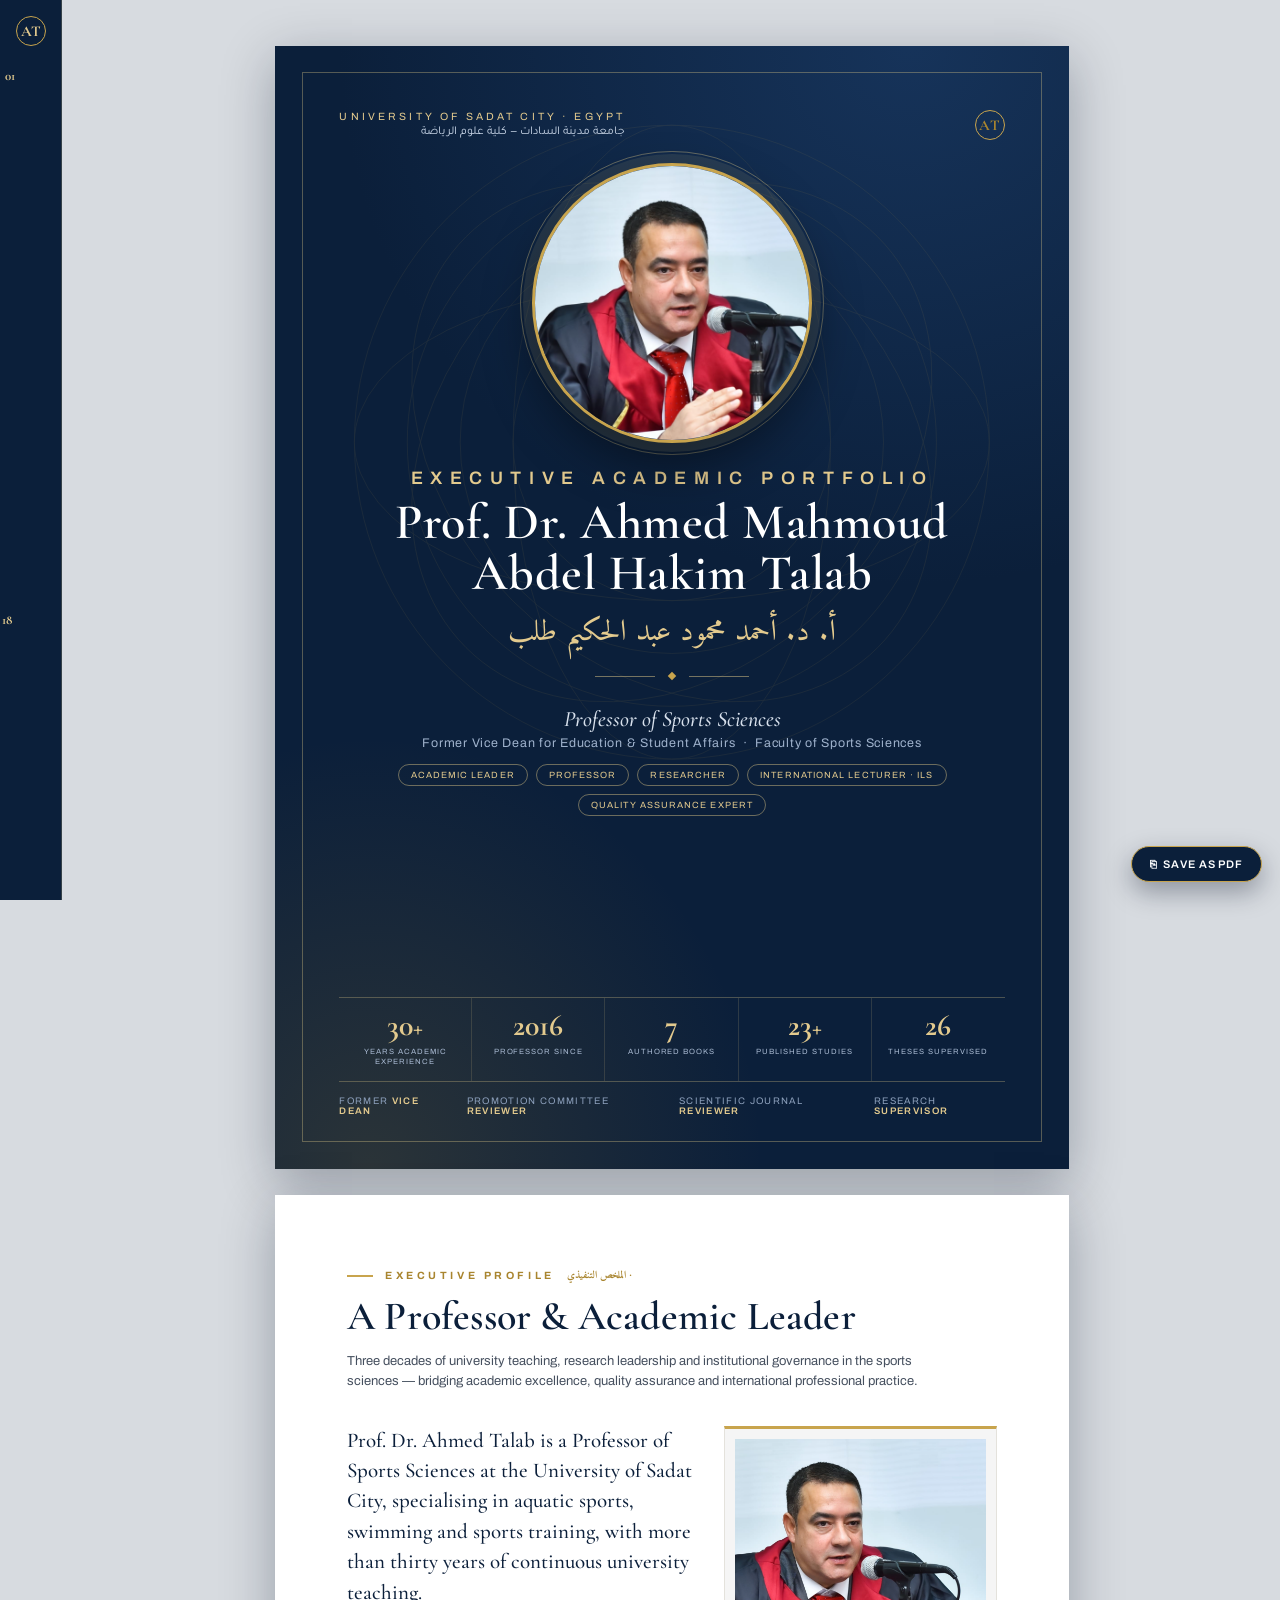
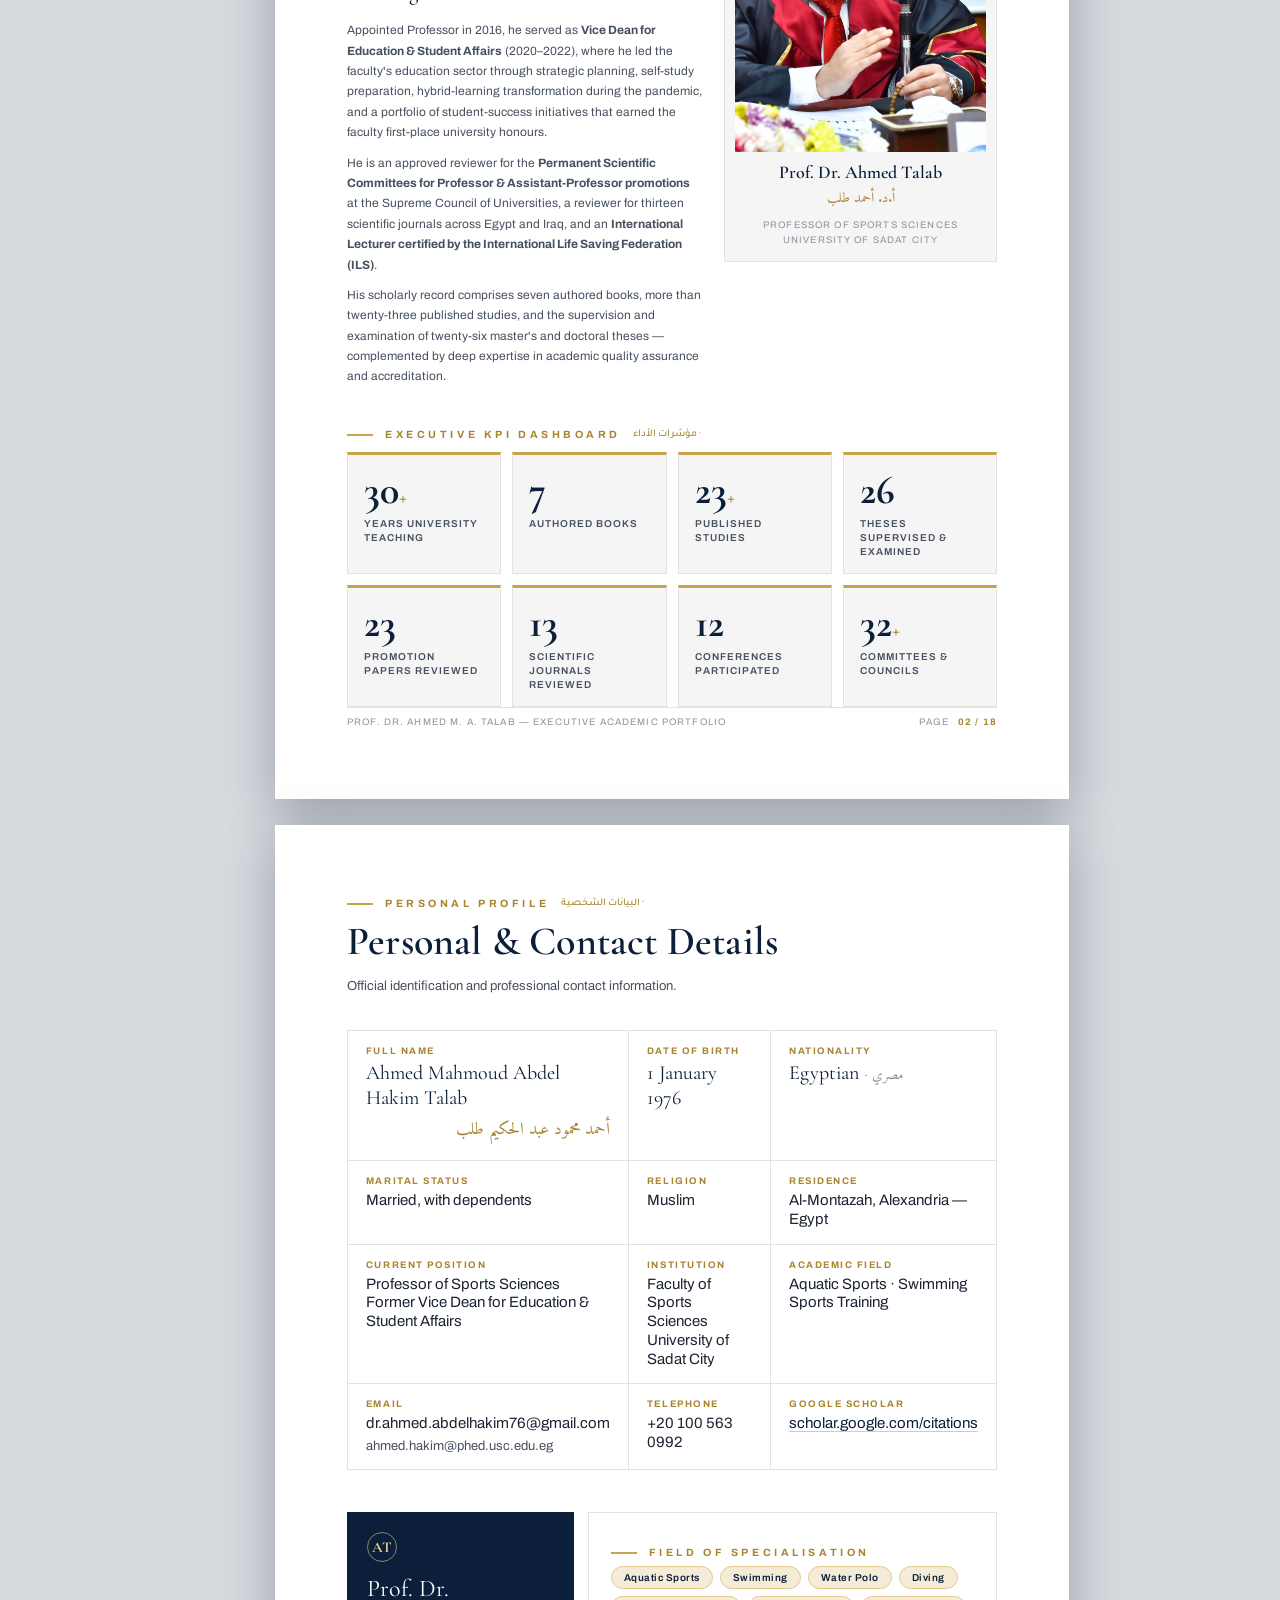
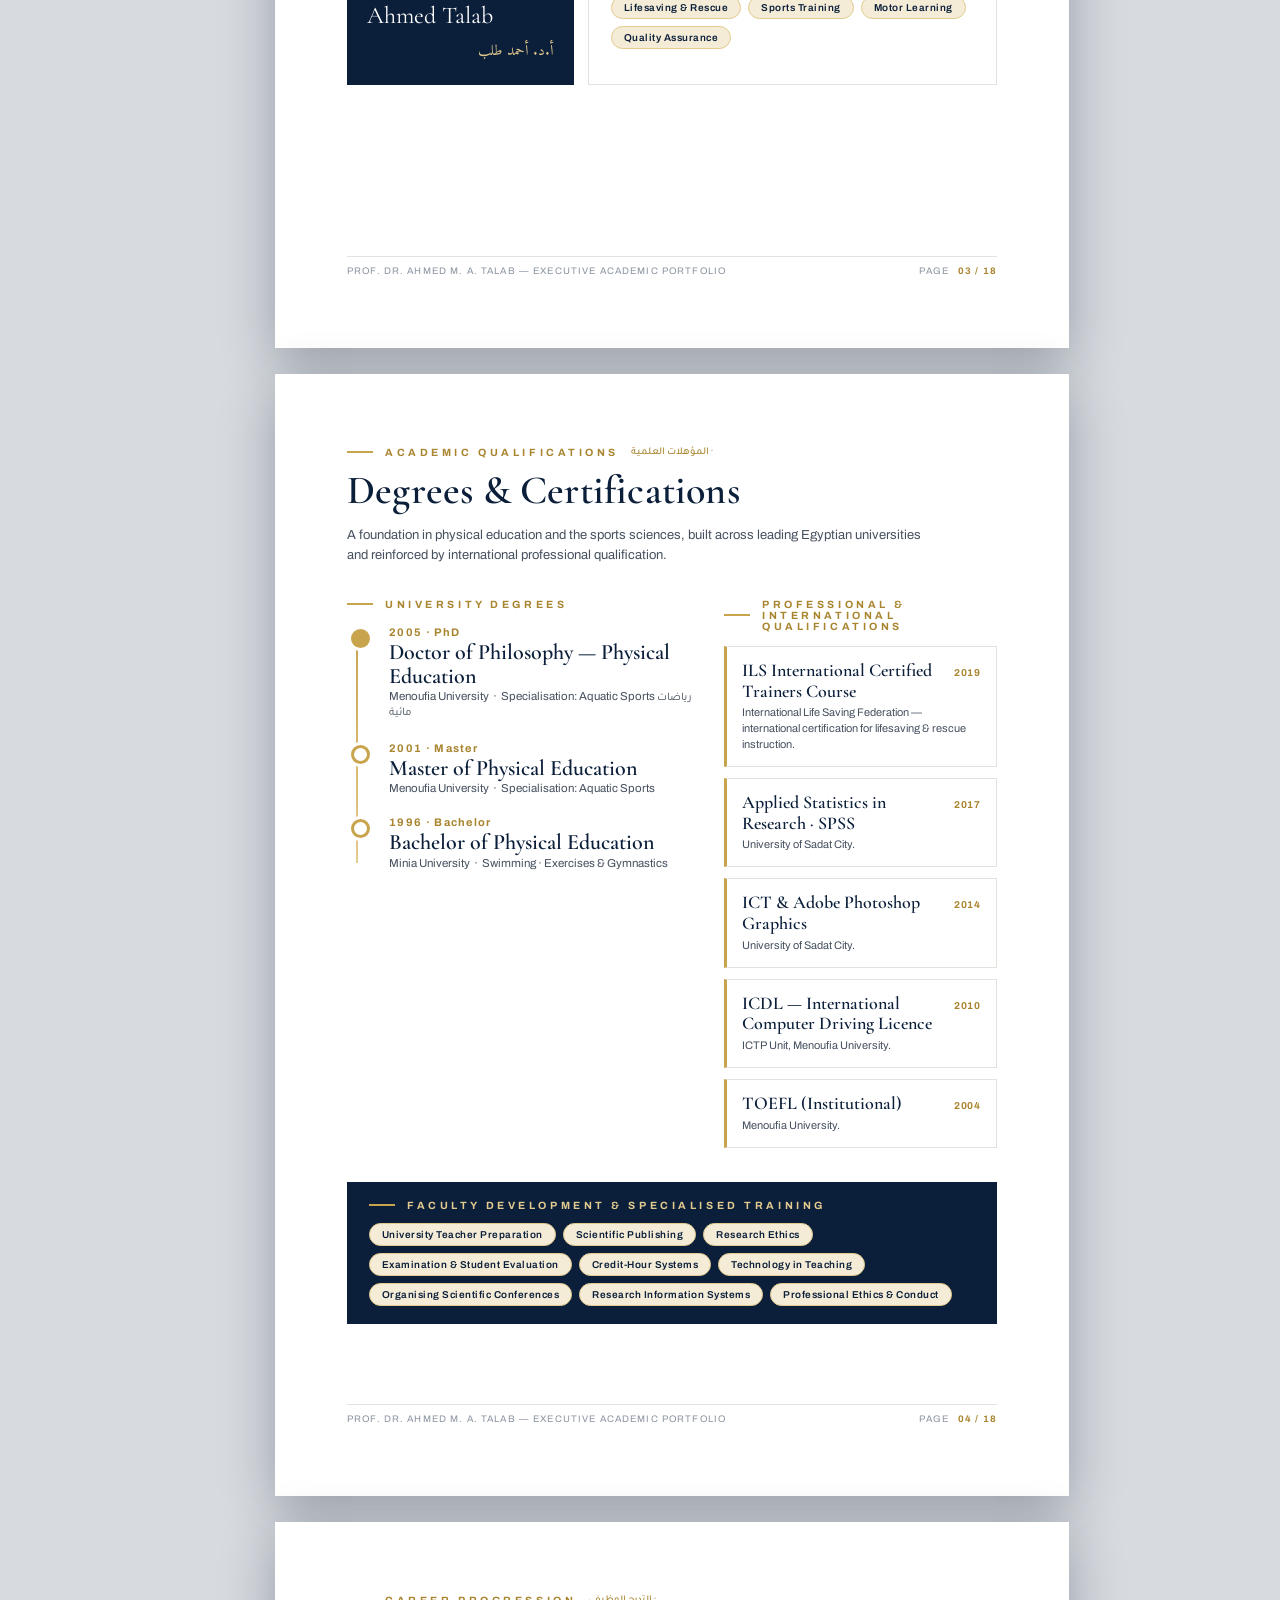
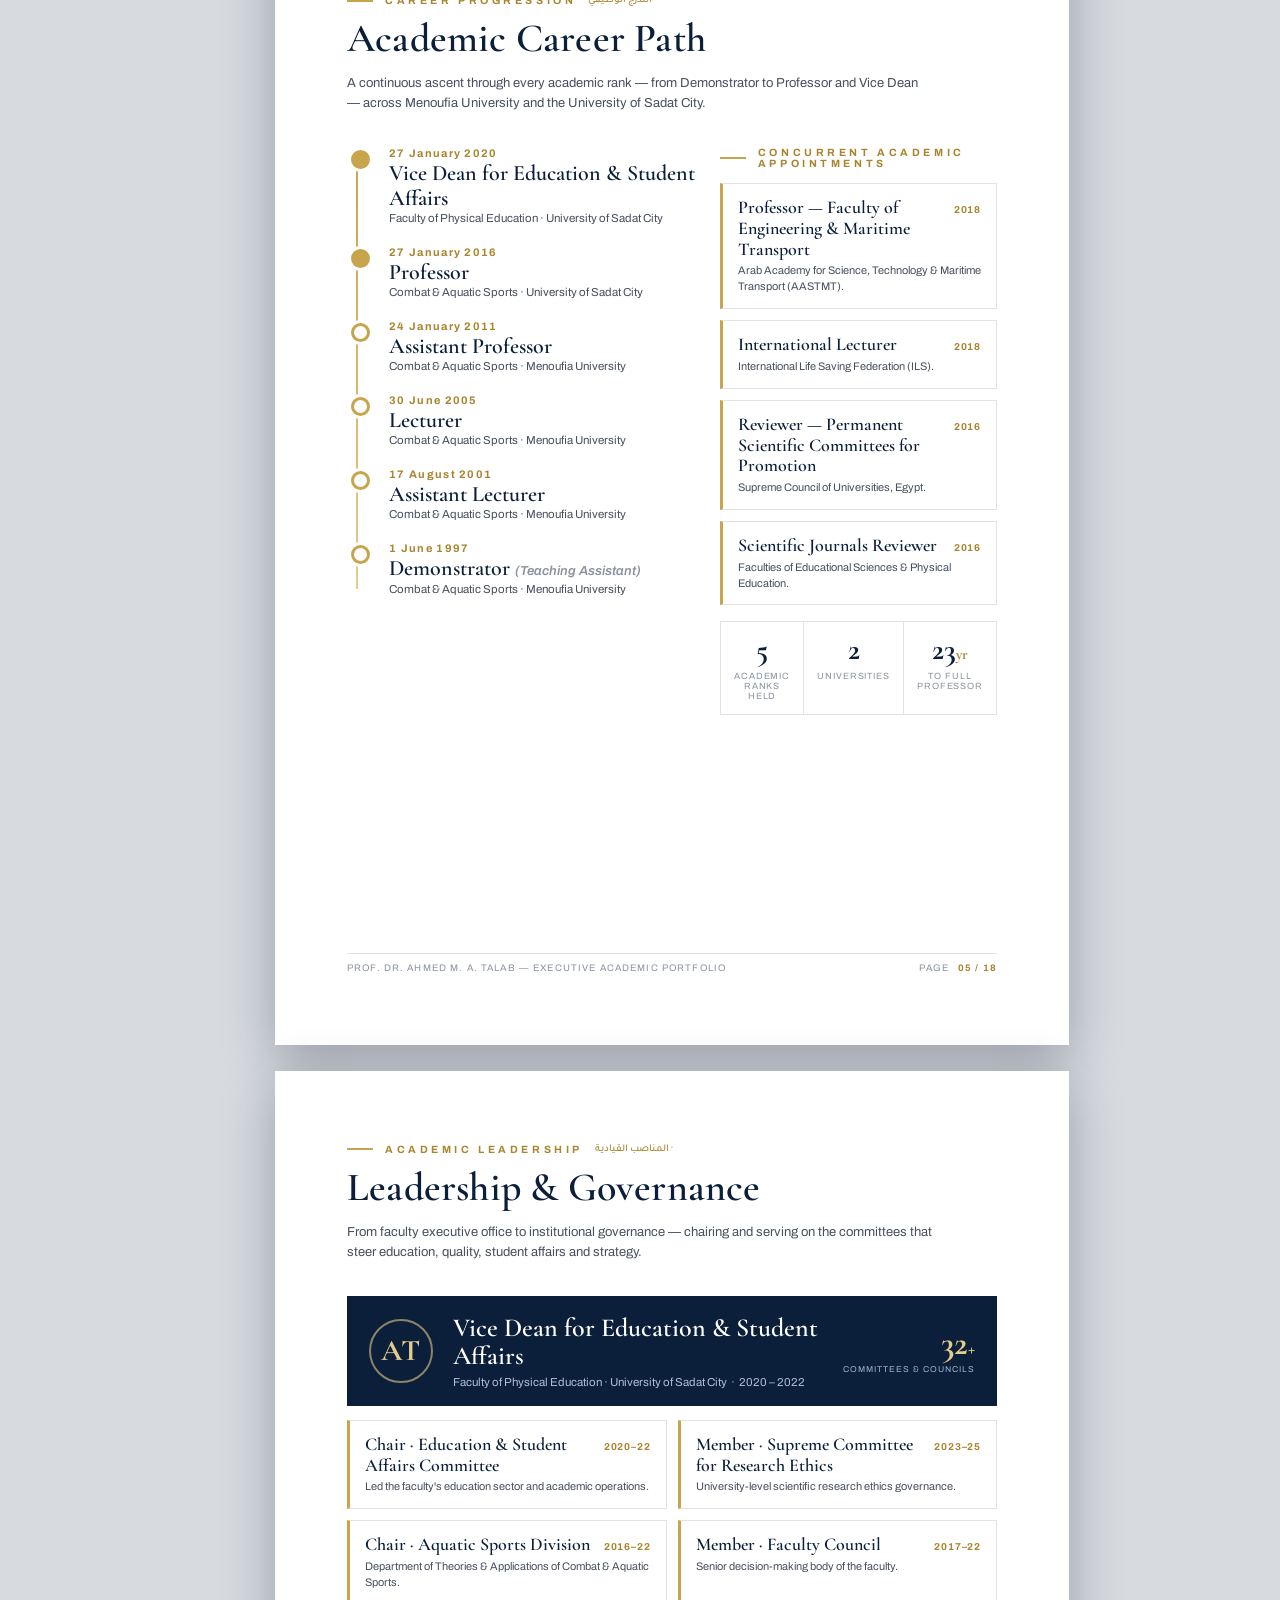
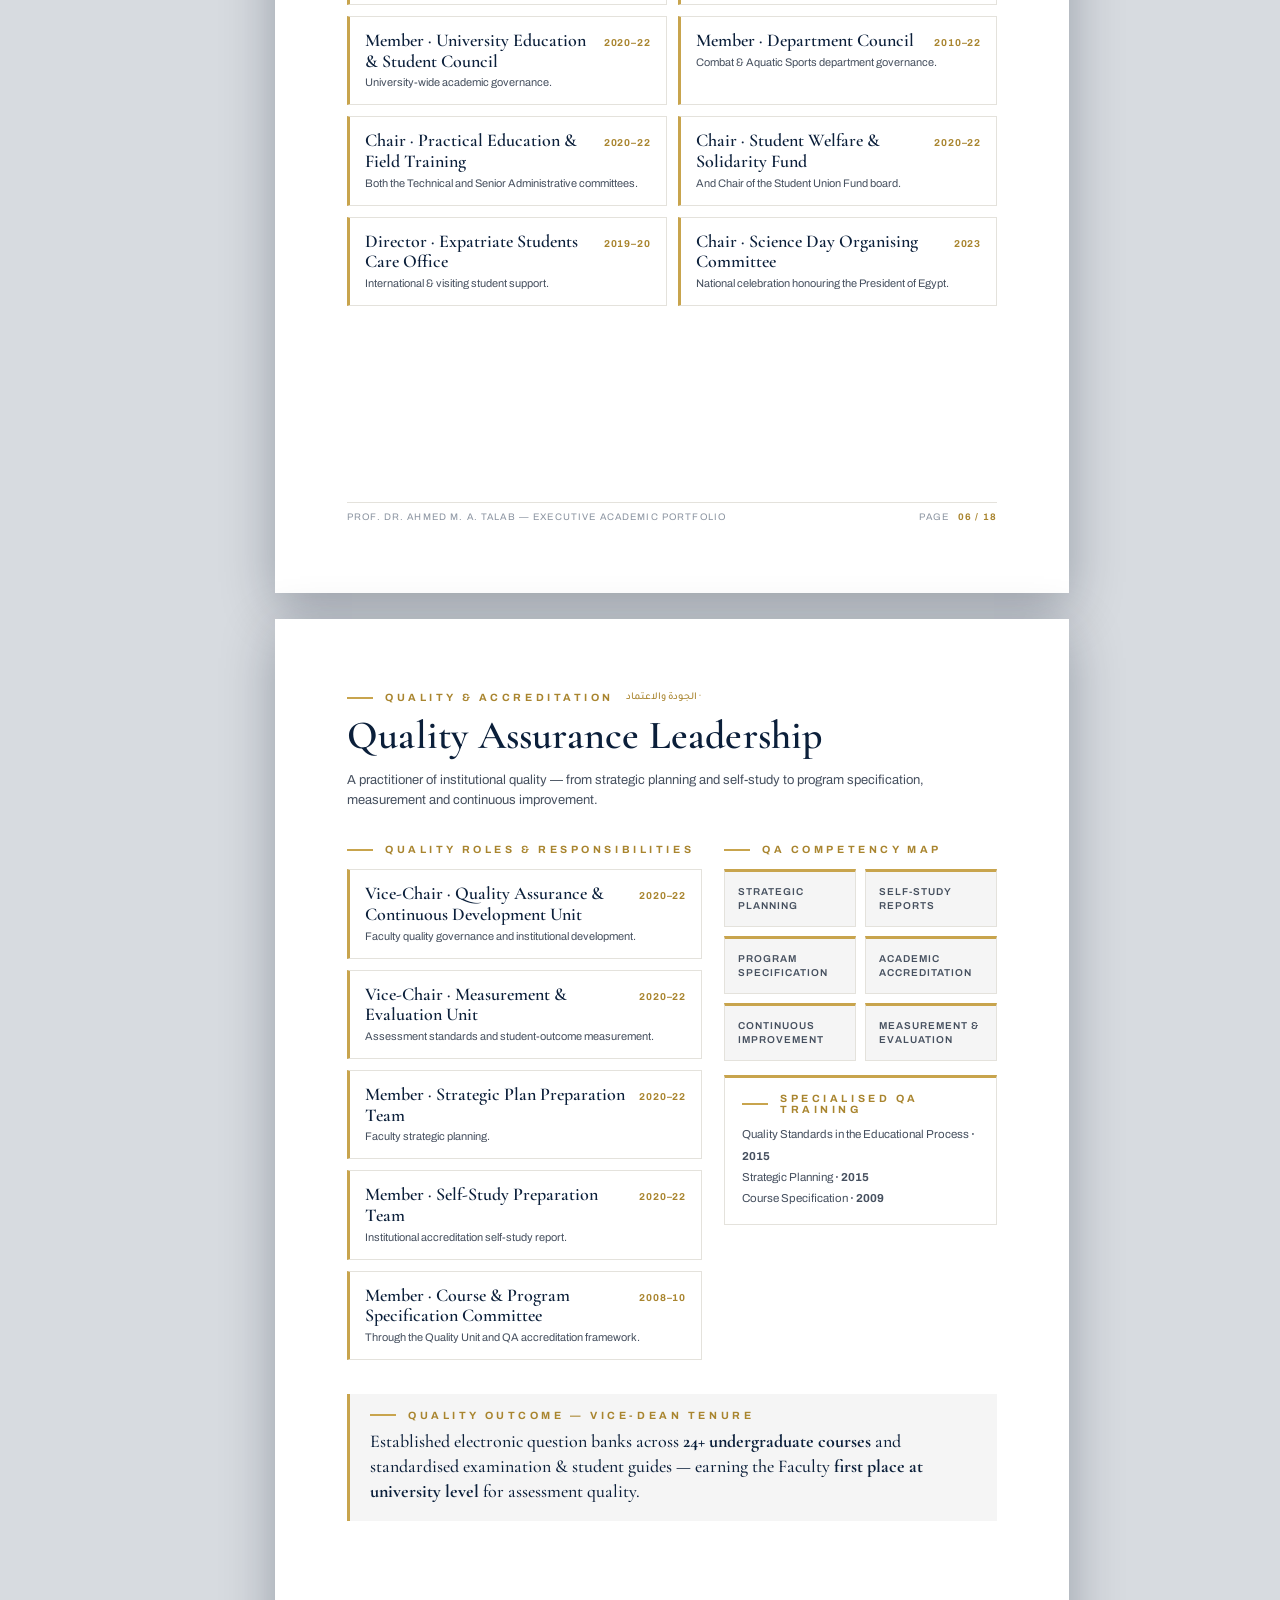
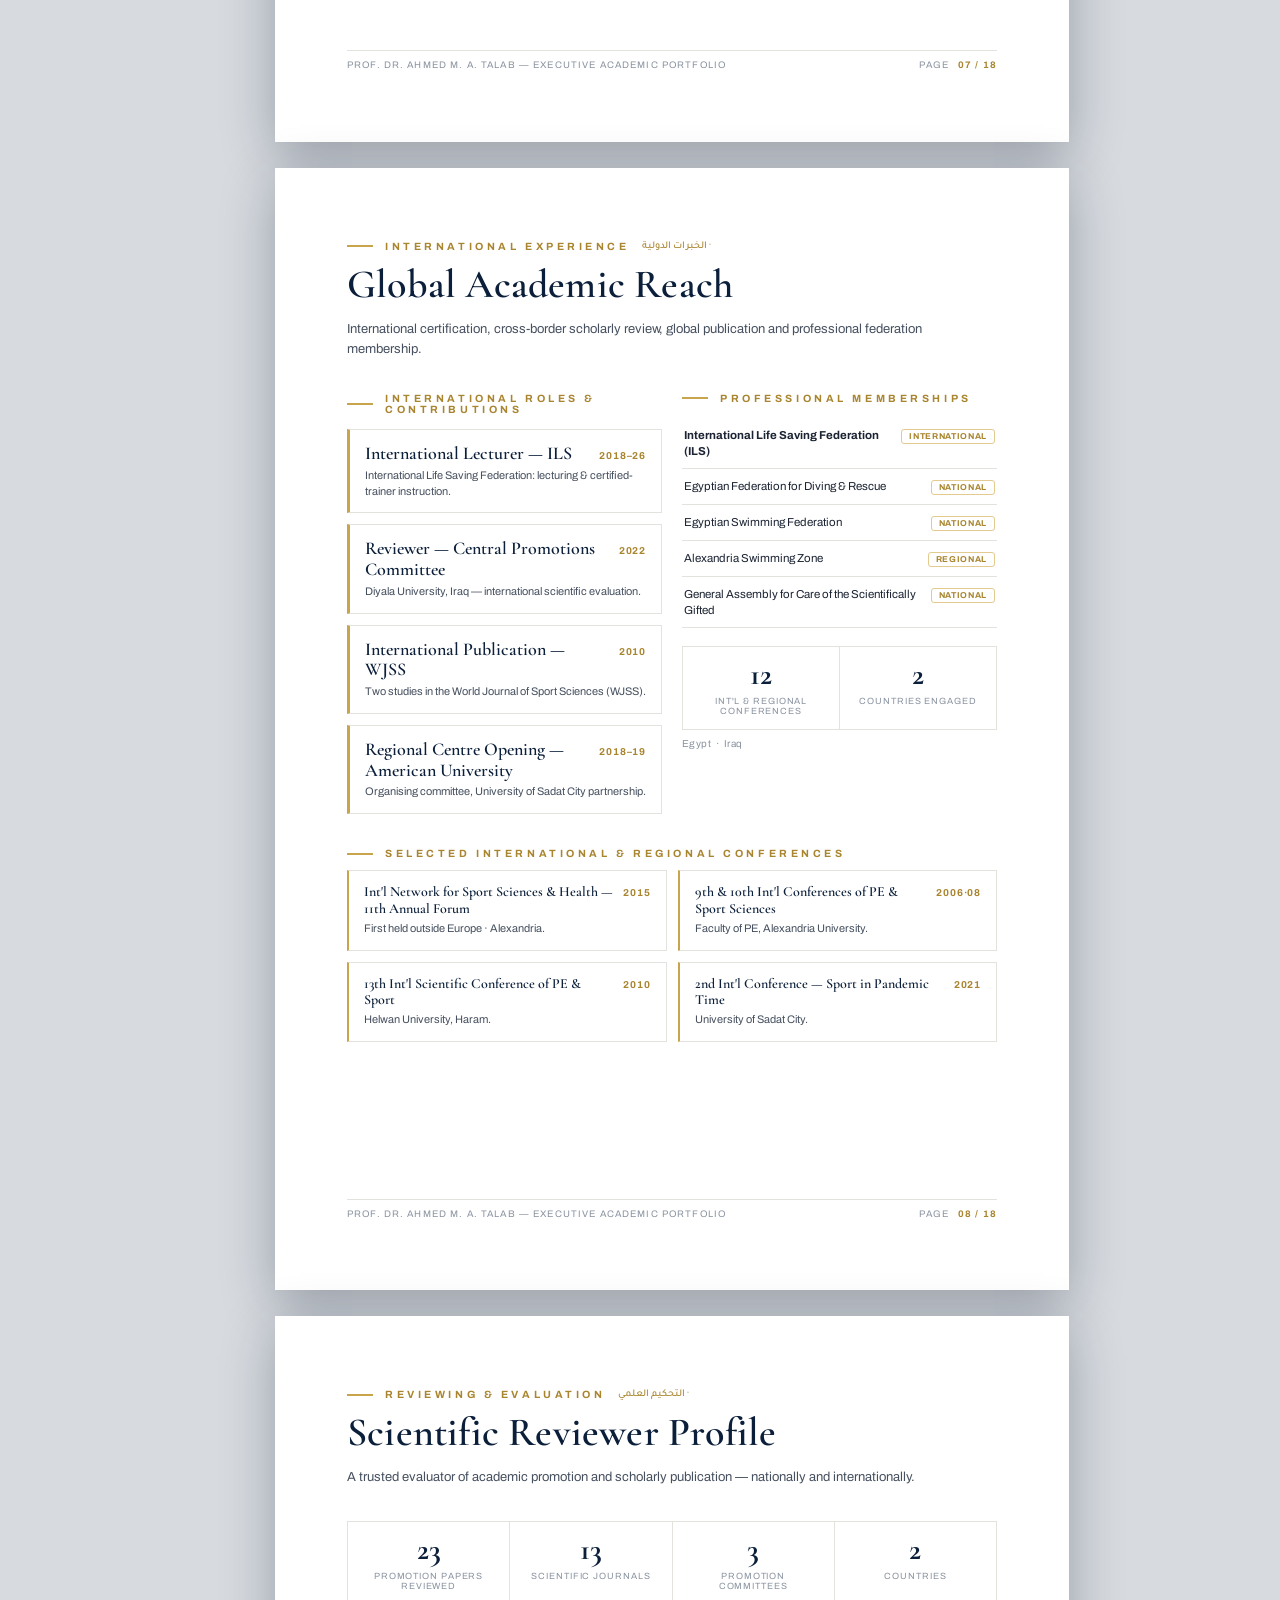
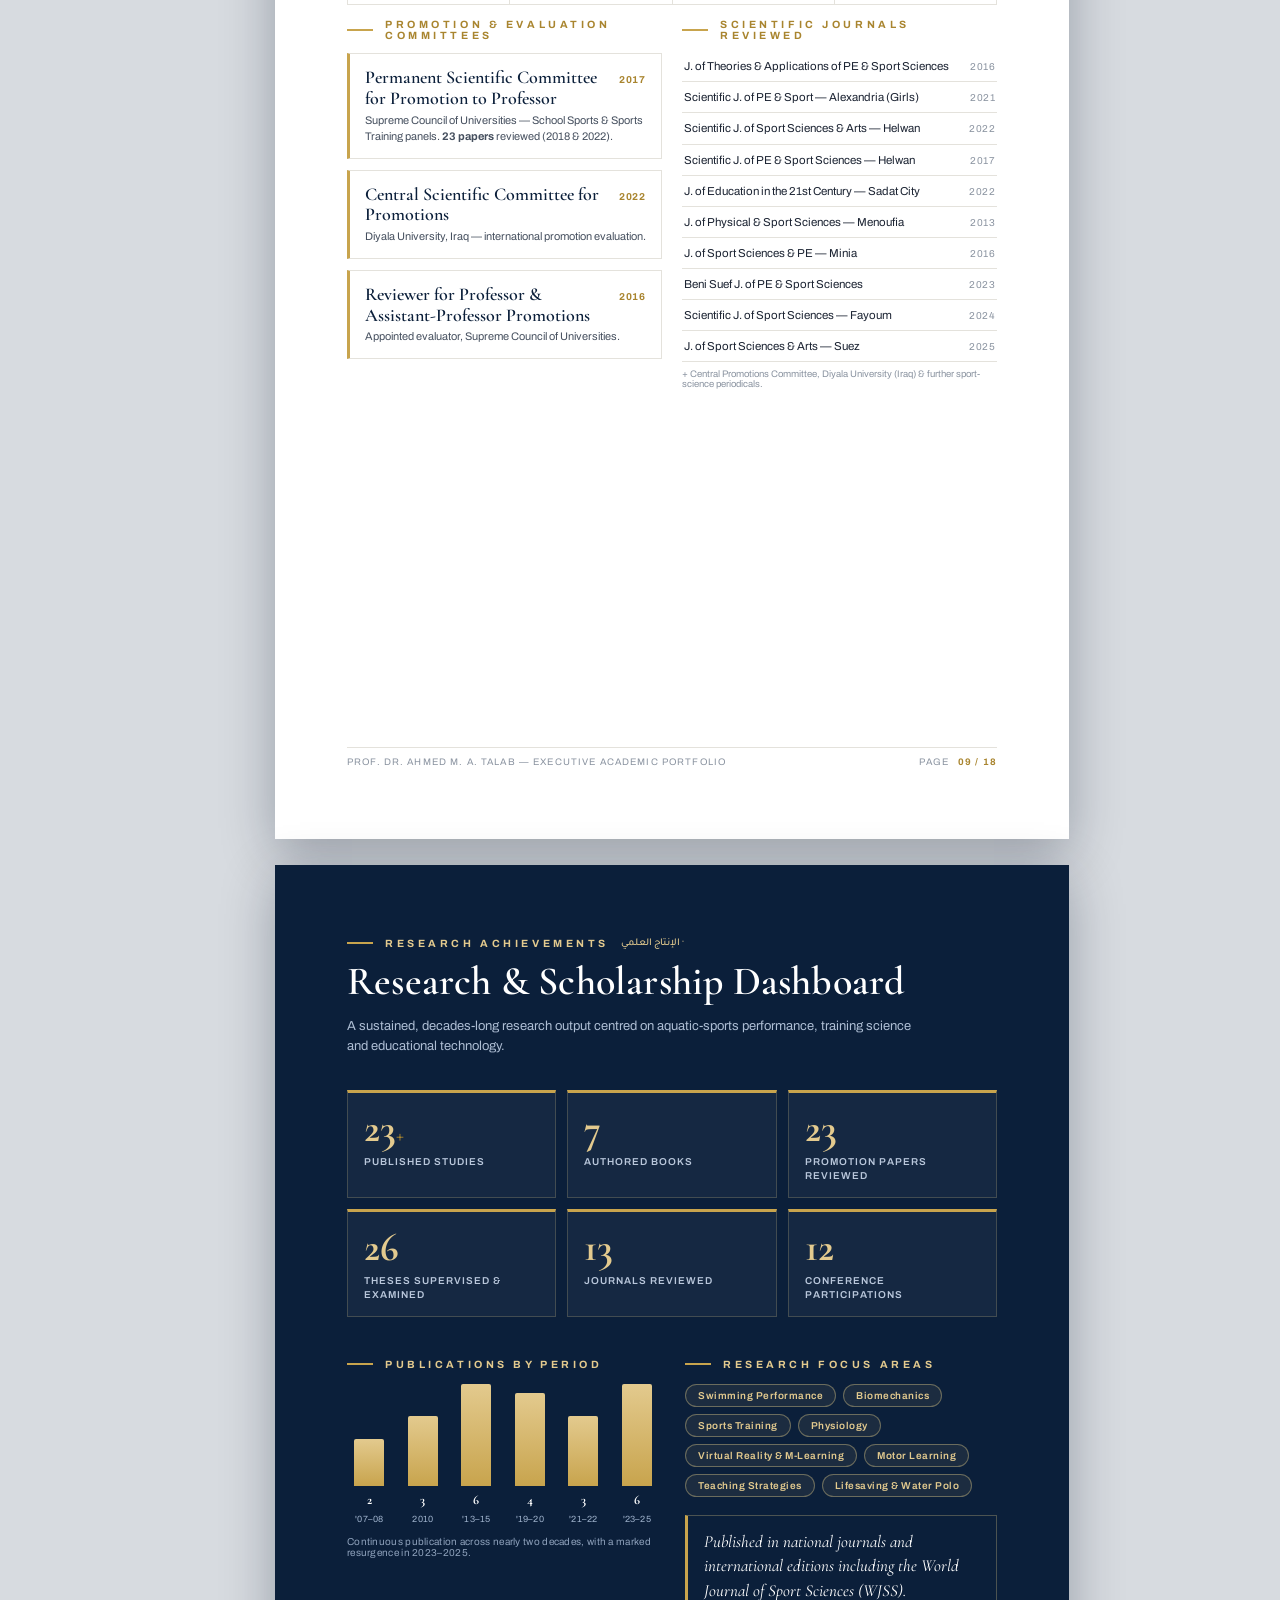
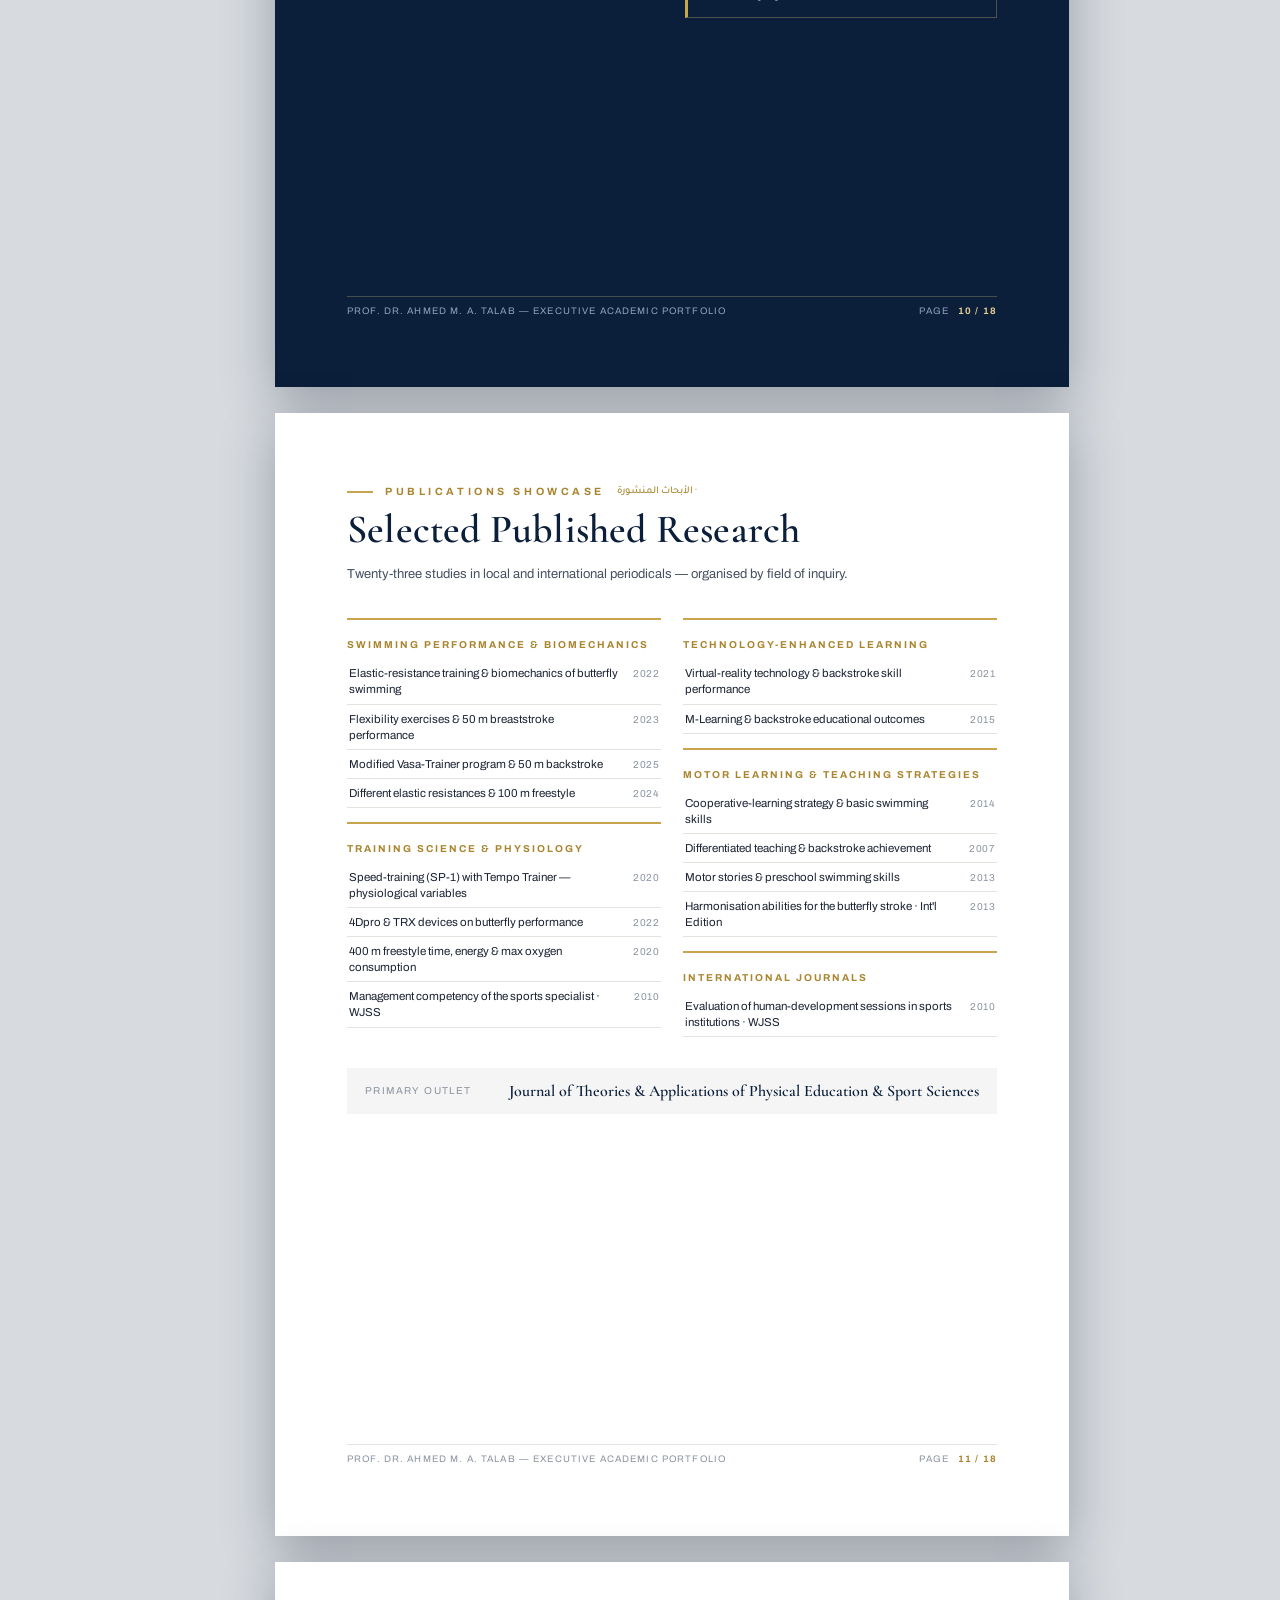
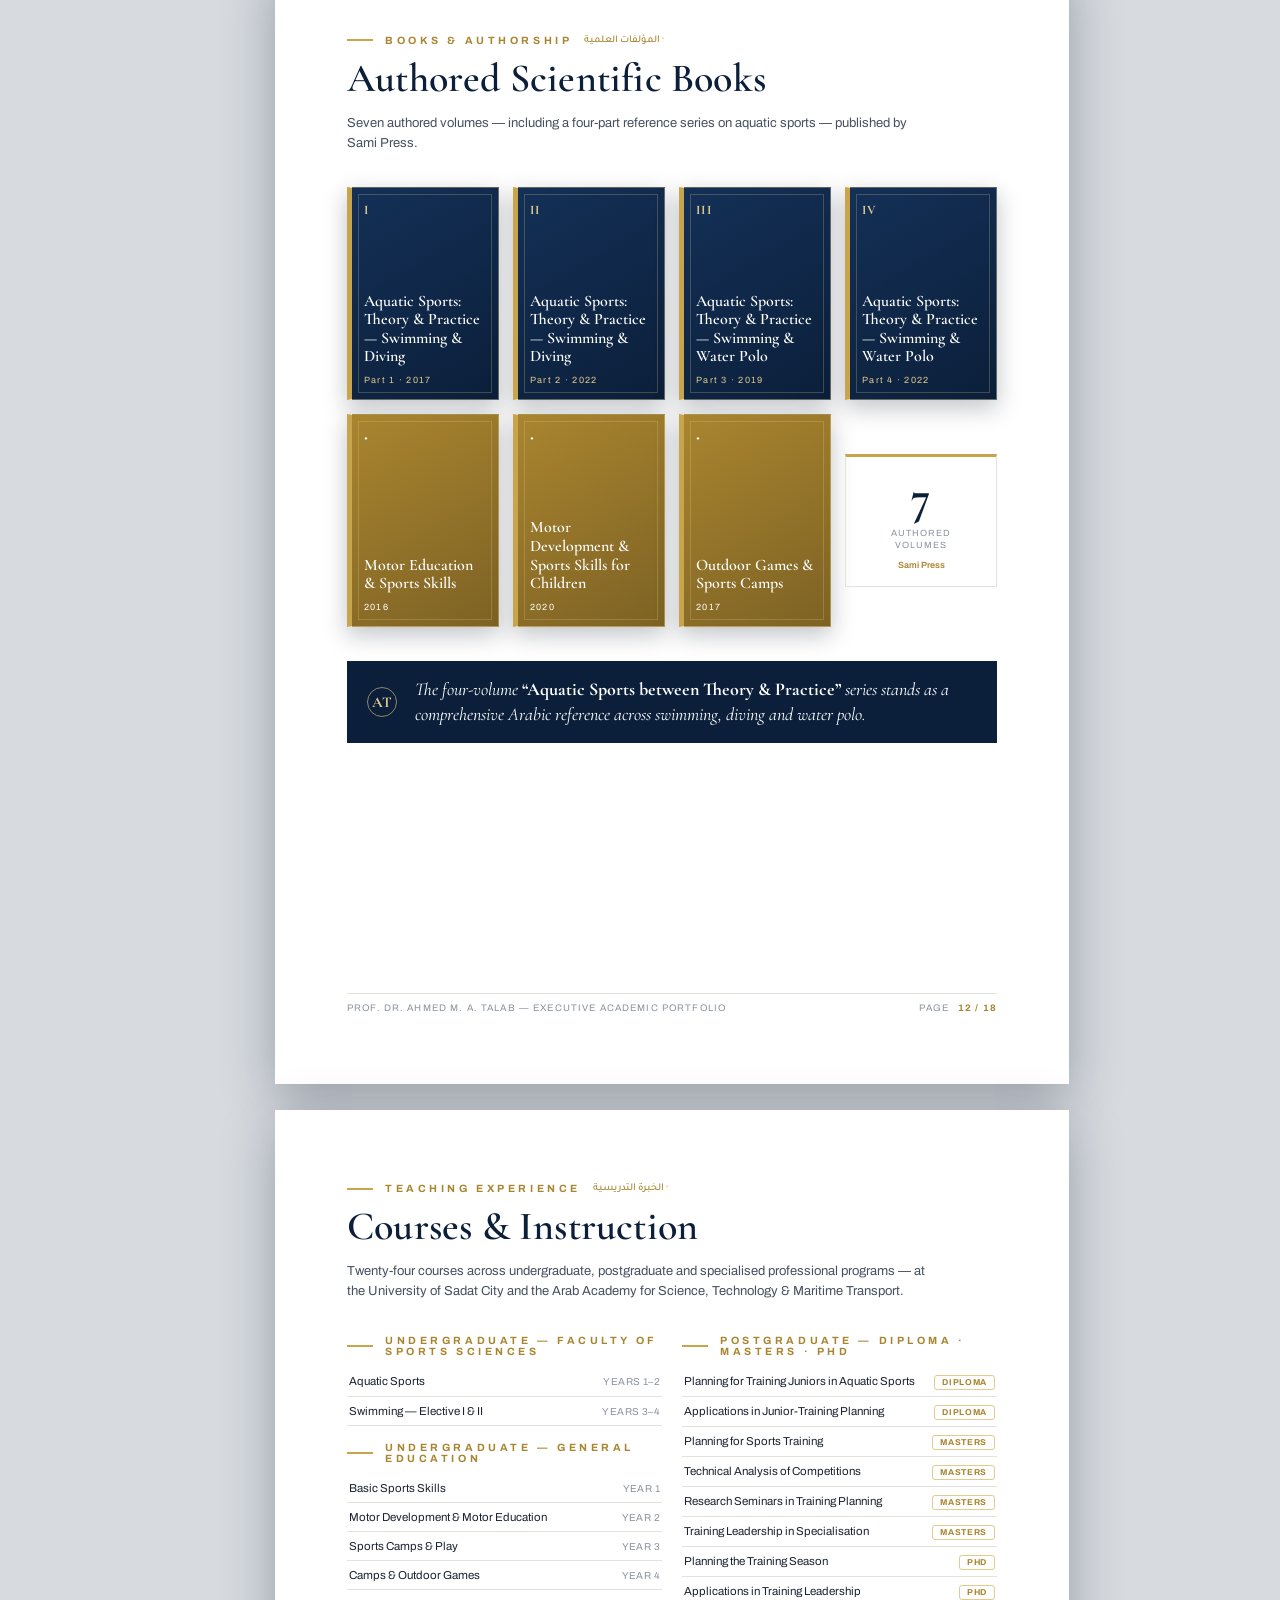
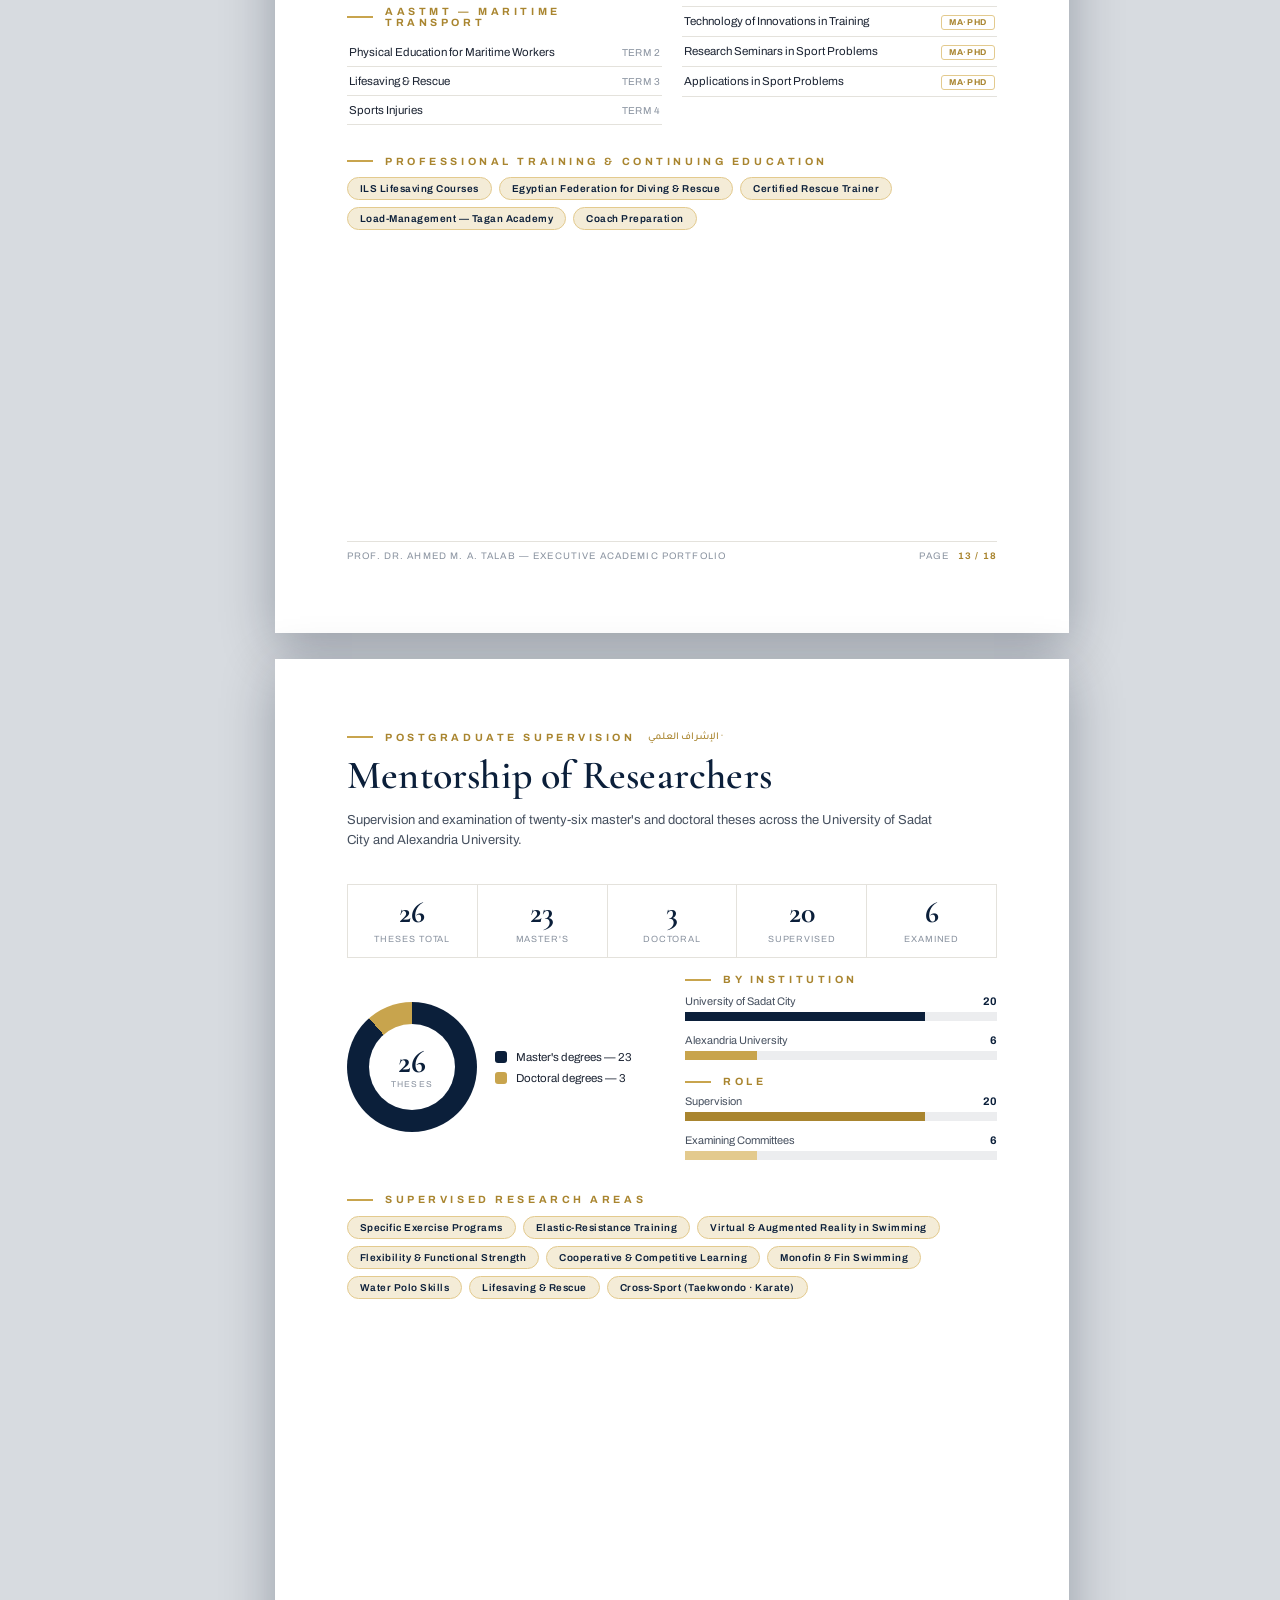
<file: Portfolio.html>
<!DOCTYPE html>
<html lang="en">
<head>
<meta charset="UTF-8" />
<meta name="viewport" content="width=device-width, initial-scale=1.0" />
<title>Prof. Dr. Ahmed Mahmoud Abdel Hakim Talab — Executive Academic Portfolio</title>
<link rel="preconnect" href="https://fonts.googleapis.com" />
<link rel="preconnect" href="https://fonts.gstatic.com" crossorigin />
<link href="https://fonts.googleapis.com/css2?family=Cormorant+Garamond:ital,wght@0,500;0,600;0,700;1,500;1,600&family=Archivo:wght@400;500;600;700&family=Amiri:wght@400;700&family=Tajawal:wght@400;500;700&display=swap" rel="stylesheet" />
<link rel="stylesheet" href="portfolio.css" />
</head>
<body>

<!-- ===================== SIDE NAV ===================== -->
<nav class="nav" id="nav">
  <div class="nav-mono">AT</div>
  <a href="#p1"><span class="ix">01</span><span class="tx">Cover</span></a>
  <a href="#p2"><span class="ix">02</span><span class="tx">Executive Profile</span></a>
  <a href="#p3"><span class="ix">03</span><span class="tx">Personal Profile</span></a>
  <a href="#p4"><span class="ix">04</span><span class="tx">Qualifications</span></a>
  <a href="#p5"><span class="ix">05</span><span class="tx">Career Progression</span></a>
  <a href="#p6"><span class="ix">06</span><span class="tx">Academic Leadership</span></a>
  <a href="#p7"><span class="ix">07</span><span class="tx">Quality &amp; Accreditation</span></a>
  <a href="#p8"><span class="ix">08</span><span class="tx">International Experience</span></a>
  <a href="#p9"><span class="ix">09</span><span class="tx">Reviewing &amp; Evaluation</span></a>
  <a href="#p10"><span class="ix">10</span><span class="tx">Research Achievements</span></a>
  <a href="#p11"><span class="ix">11</span><span class="tx">Publications</span></a>
  <a href="#p12"><span class="ix">12</span><span class="tx">Books &amp; Authorship</span></a>
  <a href="#p13"><span class="ix">13</span><span class="tx">Teaching Experience</span></a>
  <a href="#p14"><span class="ix">14</span><span class="tx">Postgraduate Supervision</span></a>
  <a href="#p15"><span class="ix">15</span><span class="tx">Professional Impact</span></a>
  <a href="#p16"><span class="ix">16</span><span class="tx">Certificates &amp; Recognition</span></a>
  <a href="#p17"><span class="ix">17</span><span class="tx">Academic Legacy</span></a>
  <a href="#p18"><span class="ix">18</span><span class="tx">Closing</span></a>
</nav>

<button class="print-hint" onclick="window.print()">&#9112;&nbsp; Save as PDF</button>

<div class="doc" id="doc">

<!-- ============================================================
     PAGE 1 — EXECUTIVE COVER
     ============================================================ -->
<section class="page cover" id="p1" data-screen-label="01 Cover">
  <div class="cover-bg">
    <svg viewBox="0 0 600 850" preserveAspectRatio="none" xmlns="http://www.w3.org/2000/svg">
      <g fill="none" stroke="#C8A44D" stroke-width="0.6">
        <circle cx="300" cy="300" r="240"/><circle cx="300" cy="300" r="200"/>
        <circle cx="300" cy="300" r="160"/><circle cx="300" cy="300" r="120"/>
        <ellipse cx="300" cy="300" rx="240" ry="120"/><ellipse cx="300" cy="300" rx="120" ry="240"/>
        <ellipse cx="300" cy="300" rx="220" ry="170" transform="rotate(45 300 300)"/>
        <ellipse cx="300" cy="300" rx="220" ry="170" transform="rotate(-45 300 300)"/>
      </g>
    </svg>
  </div>
  <div class="cover-inner">
    <div class="cover-top">
      <div class="cover-uni">
        University of Sadat City &middot; Egypt
        <div class="ar">جامعة مدينة السادات — كلية علوم الرياضة</div>
      </div>
      <div class="monogram">AT</div>
    </div>

    <div class="cover-portrait-wrap">
      <div class="cover-portrait-ring"></div>
      <div class="cover-portrait"><img src="assets/portrait-cover.jpg" alt="Prof. Dr. Ahmed Talab" /></div>
    </div>

    <h1 class="cover-name">
      <span class="pre">Executive Academic Portfolio</span>
      Prof. Dr. Ahmed Mahmoud<br/>Abdel Hakim Talab
    </h1>
    <div class="cover-name-ar">أ. د. أحمد محمود عبد الحكيم طلب</div>

    <div class="cover-divider"><span></span><i class="dot"></i><span></span></div>

    <p class="cover-role">Professor of Sports Sciences</p>
    <p class="cover-role2">Former Vice Dean for Education &amp; Student Affairs &nbsp;&middot;&nbsp; Faculty of Sports Sciences</p>

    <div class="cred-row">
      <span class="cred">Academic Leader</span>
      <span class="cred">Professor</span>
      <span class="cred">Researcher</span>
      <span class="cred">International Lecturer · ILS</span>
      <span class="cred">Quality Assurance Expert</span>
    </div>

    <div class="cover-counters">
      <div class="cc"><div class="n">30<small>+</small></div><div class="l">Years Academic Experience</div></div>
      <div class="cc"><div class="n">2016</div><div class="l">Professor Since</div></div>
      <div class="cc"><div class="n">7</div><div class="l">Authored Books</div></div>
      <div class="cc"><div class="n">23<small>+</small></div><div class="l">Published Studies</div></div>
      <div class="cc"><div class="n">26</div><div class="l">Theses Supervised</div></div>
    </div>

    <div class="cover-foot">
      <span>Former <b>Vice Dean</b></span>
      <span>Promotion Committee <b>Reviewer</b></span>
      <span>Scientific Journal <b>Reviewer</b></span>
      <span>Research <b>Supervisor</b></span>
    </div>
  </div>
</section>

<!-- ============================================================
     PAGE 2 — EXECUTIVE PROFILE
     ============================================================ -->
<section class="page" id="p2" data-screen-label="02 Executive Profile">
  <div class="phead">
    <p class="eyebrow">Executive Profile <span class="ar-serif" style="letter-spacing:0;color:inherit;">· الملخص التنفيذي</span></p>
    <h2 class="ptitle">A Professor &amp; Academic Leader</h2>
    <p class="phead-sub">Three decades of university teaching, research leadership and institutional governance in the sports sciences — bridging academic excellence, quality assurance and international professional practice.</p>
  </div>

  <div class="cols2-uneven" style="align-items:start;">
    <div>
      <p style="font-family:var(--serif);font-size:21px;line-height:1.45;color:var(--navy);margin:0 0 12px;font-weight:500;">
        Prof. Dr. Ahmed Talab is a Professor of Sports Sciences at the University of Sadat City, specialising in aquatic sports, swimming and sports training, with more than thirty years of continuous university teaching.
      </p>
      <p style="font-size:12px;line-height:1.7;color:var(--ink-soft);margin:0 0 10px;">
        Appointed Professor in 2016, he served as <b>Vice Dean for Education &amp; Student Affairs</b> (2020–2022), where he led the faculty's education sector through strategic planning, self-study preparation, hybrid-learning transformation during the pandemic, and a portfolio of student-success initiatives that earned the faculty first-place university honours.
      </p>
      <p style="font-size:12px;line-height:1.7;color:var(--ink-soft);margin:0 0 10px;">
        He is an approved reviewer for the <b>Permanent Scientific Committees for Professor &amp; Assistant-Professor promotions</b> at the Supreme Council of Universities, a reviewer for thirteen scientific journals across Egypt and Iraq, and an <b>International Lecturer certified by the International Life Saving Federation (ILS)</b>.
      </p>
      <p style="font-size:12px;line-height:1.7;color:var(--ink-soft);margin:0;">
        His scholarly record comprises seven authored books, more than twenty-three published studies, and the supervision and examination of twenty-six master's and doctoral theses — complemented by deep expertise in academic quality assurance and accreditation.
      </p>
    </div>

    <div>
      <div style="border:1px solid var(--line);border-top:3px solid var(--gold);padding:10px;background:var(--gray);">
        <div style="aspect-ratio:4/5;overflow:hidden;background:var(--navy-700);">
          <img src="assets/portrait.jpg" alt="Prof. Dr. Ahmed Talab" style="width:100%;height:100%;object-fit:cover;object-position:50% 22%;" />
        </div>
        <div style="text-align:center;padding:11px 4px 4px;">
          <div style="font-family:var(--serif);font-size:18px;color:var(--navy);font-weight:600;line-height:1.1;">Prof. Dr. Ahmed Talab</div>
          <div class="ar-serif" style="font-size:14px;color:var(--gold-deep);margin-top:3px;">أ.د. أحمد طلب</div>
          <div style="font-size:9.5px;letter-spacing:.12em;text-transform:uppercase;color:var(--ink-mute);margin-top:7px;line-height:1.5;">Professor of Sports Sciences<br/>University of Sadat City</div>
        </div>
      </div>
    </div>
  </div>

  <div style="margin-top:11mm;">
    <p class="eyebrow" style="margin-bottom:11px;">Executive KPI Dashboard <span class="ar" style="letter-spacing:0;color:inherit;font-weight:500;">· مؤشرات الأداء</span></p>
    <div class="kpi-grid" style="grid-template-columns:repeat(4,1fr);">
      <div class="kpi"><div class="n">30<small>+</small></div><div class="l">Years University Teaching</div></div>
      <div class="kpi"><div class="n">7</div><div class="l">Authored Books</div></div>
      <div class="kpi"><div class="n">23<small>+</small></div><div class="l">Published Studies</div></div>
      <div class="kpi"><div class="n">26</div><div class="l">Theses Supervised &amp; Examined</div></div>
      <div class="kpi"><div class="n">23</div><div class="l">Promotion Papers Reviewed</div></div>
      <div class="kpi"><div class="n">13</div><div class="l">Scientific Journals Reviewed</div></div>
      <div class="kpi"><div class="n">12</div><div class="l">Conferences Participated</div></div>
      <div class="kpi"><div class="n">32<small>+</small></div><div class="l">Committees &amp; Councils</div></div>
    </div>
  </div>

  <div class="pfoot">
    <span>Prof. Dr. Ahmed M. A. Talab — Executive Academic Portfolio</span>
    <span class="mono">Page <span class="pnum">02 / 18</span></span>
  </div>
</section>

<!-- ============================================================
     PAGE 3 — PERSONAL PROFILE
     ============================================================ -->
<section class="page" id="p3" data-screen-label="03 Personal Profile">
  <div class="phead">
    <p class="eyebrow">Personal Profile <span class="ar" style="letter-spacing:0;color:inherit;font-weight:500;">· البيانات الشخصية</span></p>
    <h2 class="ptitle">Personal &amp; Contact Details</h2>
    <p class="phead-sub">Official identification and professional contact information.</p>
  </div>

  <div class="info-grid" style="grid-template-columns:repeat(3,1fr);">
    <div class="info-cell">
      <div class="k">Full Name</div>
      <div class="v">Ahmed Mahmoud Abdel Hakim Talab</div>
      <div class="ar-serif" style="font-size:17px;color:var(--gold-deep);margin-top:4px;">أحمد محمود عبد الحكيم طلب</div>
    </div>
    <div class="info-cell">
      <div class="k">Date of Birth</div>
      <div class="v">1 January 1976</div>
    </div>
    <div class="info-cell" style="border-right:0;">
      <div class="k">Nationality</div>
      <div class="v">Egyptian <span class="ar" style="font-size:14px;color:var(--ink-mute);">· مصري</span></div>
    </div>

    <div class="info-cell">
      <div class="k">Marital Status</div>
      <div class="v sm">Married, with dependents</div>
    </div>
    <div class="info-cell">
      <div class="k">Religion</div>
      <div class="v sm">Muslim</div>
    </div>
    <div class="info-cell" style="border-right:0;">
      <div class="k">Residence</div>
      <div class="v sm">Al-Montazah, Alexandria — Egypt</div>
    </div>

    <div class="info-cell">
      <div class="k">Current Position</div>
      <div class="v sm">Professor of Sports Sciences<br/>Former Vice Dean for Education &amp; Student Affairs</div>
    </div>
    <div class="info-cell">
      <div class="k">Institution</div>
      <div class="v sm">Faculty of Sports Sciences<br/>University of Sadat City</div>
    </div>
    <div class="info-cell" style="border-right:0;">
      <div class="k">Academic Field</div>
      <div class="v sm">Aquatic Sports · Swimming<br/>Sports Training</div>
    </div>

    <div class="info-cell" style="border-bottom:0;">
      <div class="k">Email</div>
      <div class="v sm">dr.ahmed.abdelhakim76@gmail.com</div>
      <div class="v sm" style="color:var(--ink-soft);font-size:13px;">ahmed.hakim@phed.usc.edu.eg</div>
    </div>
    <div class="info-cell" style="border-bottom:0;">
      <div class="k">Telephone</div>
      <div class="v sm">+20 100 563 0992</div>
    </div>
    <div class="info-cell" style="border-right:0;border-bottom:0;">
      <div class="k">Google Scholar</div>
      <div class="v sm"><a href="https://scholar.google.com/citations?user=poZNLHgAAAAJ&hl=ar" style="color:var(--navy);text-decoration:none;border-bottom:1px solid var(--gold-soft);">scholar.google.com/citations</a></div>
    </div>
  </div>

  <div style="margin-top:11mm;display:flex;gap:14px;align-items:stretch;">
    <div style="flex:none;width:60mm;background:var(--navy);color:#fff;padding:20px;display:flex;flex-direction:column;justify-content:center;">
      <div class="monogram" style="border-color:rgba(226,202,135,.6);color:var(--gold-soft);margin-bottom:14px;">AT</div>
      <div style="font-family:var(--serif);font-size:24px;line-height:1.12;color:#fff;">Prof. Dr.<br/>Ahmed Talab</div>
      <div class="ar-serif" style="font-size:15px;color:var(--gold-soft);margin-top:8px;">أ.د. أحمد طلب</div>
    </div>
    <div style="flex:1;border:1px solid var(--line);padding:20px 22px;display:flex;flex-direction:column;justify-content:center;">
      <p class="eyebrow" style="margin-bottom:8px;">Field of Specialisation</p>
      <div class="tags">
        <span class="tag">Aquatic Sports</span>
        <span class="tag">Swimming</span>
        <span class="tag">Water Polo</span>
        <span class="tag">Diving</span>
        <span class="tag">Lifesaving &amp; Rescue</span>
        <span class="tag">Sports Training</span>
        <span class="tag">Motor Learning</span>
        <span class="tag">Quality Assurance</span>
      </div>
    </div>
  </div>

  <div class="pfoot">
    <span>Prof. Dr. Ahmed M. A. Talab — Executive Academic Portfolio</span>
    <span class="mono">Page <span class="pnum">03 / 18</span></span>
  </div>
</section>

<!-- ============================================================
     PAGE 4 — ACADEMIC QUALIFICATIONS
     ============================================================ -->
<section class="page" id="p4" data-screen-label="04 Academic Qualifications">
  <div class="phead">
    <p class="eyebrow">Academic Qualifications <span class="ar" style="letter-spacing:0;color:inherit;font-weight:500;">· المؤهلات العلمية</span></p>
    <h2 class="ptitle">Degrees &amp; Certifications</h2>
    <p class="phead-sub">A foundation in physical education and the sports sciences, built across leading Egyptian universities and reinforced by international professional qualification.</p>
  </div>

  <div class="cols2-uneven" style="align-items:start;">
    <div>
      <p class="eyebrow" style="margin-bottom:16px;">University Degrees</p>
      <div class="tl">
        <div class="tl-item peak">
          <div class="tl-year">2005 · PhD</div>
          <div class="tl-title">Doctor of Philosophy — Physical Education</div>
          <div class="tl-place">Menoufia University &nbsp;·&nbsp; Specialisation: Aquatic Sports <span class="ar">رياضات مائية</span></div>
        </div>
        <div class="tl-item">
          <div class="tl-year">2001 · Master</div>
          <div class="tl-title">Master of Physical Education</div>
          <div class="tl-place">Menoufia University &nbsp;·&nbsp; Specialisation: Aquatic Sports</div>
        </div>
        <div class="tl-item">
          <div class="tl-year">1996 · Bachelor</div>
          <div class="tl-title">Bachelor of Physical Education</div>
          <div class="tl-place">Minia University &nbsp;·&nbsp; Swimming · Exercises &amp; Gymnastics</div>
        </div>
      </div>
    </div>

    <div>
      <p class="eyebrow" style="margin-bottom:14px;">Professional &amp; International Qualifications</p>
      <div class="cards">
        <div class="lcard"><div class="h"><div class="t">ILS International Certified Trainers Course</div><div class="yr">2019</div></div><div class="d">International Life Saving Federation — international certification for lifesaving &amp; rescue instruction.</div></div>
        <div class="lcard"><div class="h"><div class="t">Applied Statistics in Research · SPSS</div><div class="yr">2017</div></div><div class="d">University of Sadat City.</div></div>
        <div class="lcard"><div class="h"><div class="t">ICT &amp; Adobe Photoshop Graphics</div><div class="yr">2014</div></div><div class="d">University of Sadat City.</div></div>
        <div class="lcard"><div class="h"><div class="t">ICDL — International Computer Driving Licence</div><div class="yr">2010</div></div><div class="d">ICTP Unit, Menoufia University.</div></div>
        <div class="lcard"><div class="h"><div class="t">TOEFL (Institutional)</div><div class="yr">2004</div></div><div class="d">Menoufia University.</div></div>
      </div>
    </div>
  </div>

  <div style="margin-top:9mm;background:var(--navy);color:#fff;padding:18px 22px;">
    <p class="eyebrow" style="color:var(--gold-soft);margin-bottom:12px;">Faculty Development &amp; Specialised Training</p>
    <div class="tags">
      <span class="tag">University Teacher Preparation</span>
      <span class="tag">Scientific Publishing</span>
      <span class="tag">Research Ethics</span>
      <span class="tag">Examination &amp; Student Evaluation</span>
      <span class="tag">Credit-Hour Systems</span>
      <span class="tag">Technology in Teaching</span>
      <span class="tag">Organising Scientific Conferences</span>
      <span class="tag">Research Information Systems</span>
      <span class="tag">Professional Ethics &amp; Conduct</span>
    </div>
  </div>

  <div class="pfoot">
    <span>Prof. Dr. Ahmed M. A. Talab — Executive Academic Portfolio</span>
    <span class="mono">Page <span class="pnum">04 / 18</span></span>
  </div>
</section>

<!-- ============================================================
     PAGE 5 — ACADEMIC CAREER PROGRESSION
     ============================================================ -->
<section class="page" id="p5" data-screen-label="05 Career Progression">
  <div class="phead">
    <p class="eyebrow">Career Progression <span class="ar" style="letter-spacing:0;color:inherit;font-weight:500;">· التدرج الوظيفي</span></p>
    <h2 class="ptitle">Academic Career Path</h2>
    <p class="phead-sub">A continuous ascent through every academic rank — from Demonstrator to Professor and Vice Dean — across Menoufia University and the University of Sadat City.</p>
  </div>

  <div class="cols2-uneven" style="align-items:start;">
    <div>
      <div class="tl">
        <div class="tl-item peak">
          <div class="tl-year">27 January 2020</div>
          <div class="tl-title">Vice Dean for Education &amp; Student Affairs</div>
          <div class="tl-place">Faculty of Physical Education · University of Sadat City</div>
        </div>
        <div class="tl-item peak">
          <div class="tl-year">27 January 2016</div>
          <div class="tl-title">Professor</div>
          <div class="tl-place">Combat &amp; Aquatic Sports · University of Sadat City</div>
        </div>
        <div class="tl-item">
          <div class="tl-year">24 January 2011</div>
          <div class="tl-title">Assistant Professor</div>
          <div class="tl-place">Combat &amp; Aquatic Sports · Menoufia University</div>
        </div>
        <div class="tl-item">
          <div class="tl-year">30 June 2005</div>
          <div class="tl-title">Lecturer</div>
          <div class="tl-place">Combat &amp; Aquatic Sports · Menoufia University</div>
        </div>
        <div class="tl-item">
          <div class="tl-year">17 August 2001</div>
          <div class="tl-title">Assistant Lecturer</div>
          <div class="tl-place">Combat &amp; Aquatic Sports · Menoufia University</div>
        </div>
        <div class="tl-item">
          <div class="tl-year">1 June 1997</div>
          <div class="tl-title">Demonstrator <span style="font-size:13px;color:var(--ink-mute);font-family:var(--sans);font-style:italic;">(Teaching Assistant)</span></div>
          <div class="tl-place">Combat &amp; Aquatic Sports · Menoufia University</div>
        </div>
      </div>
    </div>

    <div>
      <p class="eyebrow" style="margin-bottom:14px;">Concurrent Academic Appointments</p>
      <div class="cards">
        <div class="lcard"><div class="h"><div class="t">Professor — Faculty of Engineering &amp; Maritime Transport</div><div class="yr">2018</div></div><div class="d">Arab Academy for Science, Technology &amp; Maritime Transport (AASTMT).</div></div>
        <div class="lcard"><div class="h"><div class="t">International Lecturer</div><div class="yr">2018</div></div><div class="d">International Life Saving Federation (ILS).</div></div>
        <div class="lcard"><div class="h"><div class="t">Reviewer — Permanent Scientific Committees for Promotion</div><div class="yr">2016</div></div><div class="d">Supreme Council of Universities, Egypt.</div></div>
        <div class="lcard"><div class="h"><div class="t">Scientific Journals Reviewer</div><div class="yr">2016</div></div><div class="d">Faculties of Educational Sciences &amp; Physical Education.</div></div>
      </div>

      <div class="statline" style="margin-top:16px;">
        <div class="s"><div class="n">5</div><div class="l">Academic Ranks Held</div></div>
        <div class="s"><div class="n">2</div><div class="l">Universities</div></div>
        <div class="s"><div class="n">23<small>yr</small></div><div class="l">To Full Professor</div></div>
      </div>
    </div>
  </div>

  <div class="pfoot">
    <span>Prof. Dr. Ahmed M. A. Talab — Executive Academic Portfolio</span>
    <span class="mono">Page <span class="pnum">05 / 18</span></span>
  </div>
</section>

<!-- ============================================================
     PAGE 6 — ACADEMIC LEADERSHIP
     ============================================================ -->
<section class="page" id="p6" data-screen-label="06 Academic Leadership">
  <div class="phead">
    <p class="eyebrow">Academic Leadership <span class="ar" style="letter-spacing:0;color:inherit;font-weight:500;">· المناصب القيادية</span></p>
    <h2 class="ptitle">Leadership &amp; Governance</h2>
    <p class="phead-sub">From faculty executive office to institutional governance — chairing and serving on the committees that steer education, quality, student affairs and strategy.</p>
  </div>

  <div style="background:var(--navy);color:#fff;padding:18px 22px;display:flex;align-items:center;gap:20px;margin-bottom:14px;">
    <div class="monogram lg" style="border-color:rgba(226,202,135,.6);color:var(--gold-soft);">AT</div>
    <div style="flex:1;">
      <div style="font-family:var(--serif);font-size:26px;font-weight:600;line-height:1.1;">Vice Dean for Education &amp; Student Affairs</div>
      <div style="font-size:11.5px;color:#AEBED4;margin-top:5px;">Faculty of Physical Education · University of Sadat City &nbsp;·&nbsp; 2020 – 2022</div>
    </div>
    <div style="text-align:right;flex:none;">
      <div style="font-family:var(--serif);font-weight:700;font-size:34px;color:var(--gold-soft);line-height:1;">32<small style="font-size:18px;">+</small></div>
      <div style="font-size:8.5px;letter-spacing:.12em;text-transform:uppercase;color:#9FB2CC;margin-top:4px;">Committees &amp; Councils</div>
    </div>
  </div>

  <div class="cards" style="grid-template-columns:1fr 1fr;">
    <div class="lcard"><div class="h"><div class="t">Chair · Education &amp; Student Affairs Committee</div><div class="yr">2020–22</div></div><div class="d">Led the faculty's education sector and academic operations.</div></div>
    <div class="lcard"><div class="h"><div class="t">Member · Supreme Committee for Research Ethics</div><div class="yr">2023–25</div></div><div class="d">University-level scientific research ethics governance.</div></div>
    <div class="lcard"><div class="h"><div class="t">Chair · Aquatic Sports Division</div><div class="yr">2016–22</div></div><div class="d">Department of Theories &amp; Applications of Combat &amp; Aquatic Sports.</div></div>
    <div class="lcard"><div class="h"><div class="t">Member · Faculty Council</div><div class="yr">2017–22</div></div><div class="d">Senior decision-making body of the faculty.</div></div>
    <div class="lcard"><div class="h"><div class="t">Member · University Education &amp; Student Council</div><div class="yr">2020–22</div></div><div class="d">University-wide academic governance.</div></div>
    <div class="lcard"><div class="h"><div class="t">Member · Department Council</div><div class="yr">2010–22</div></div><div class="d">Combat &amp; Aquatic Sports department governance.</div></div>
    <div class="lcard"><div class="h"><div class="t">Chair · Practical Education &amp; Field Training</div><div class="yr">2020–22</div></div><div class="d">Both the Technical and Senior Administrative committees.</div></div>
    <div class="lcard"><div class="h"><div class="t">Chair · Student Welfare &amp; Solidarity Fund</div><div class="yr">2020–22</div></div><div class="d">And Chair of the Student Union Fund board.</div></div>
    <div class="lcard"><div class="h"><div class="t">Director · Expatriate Students Care Office</div><div class="yr">2019–20</div></div><div class="d">International &amp; visiting student support.</div></div>
    <div class="lcard"><div class="h"><div class="t">Chair · Science Day Organising Committee</div><div class="yr">2023</div></div><div class="d">National celebration honouring the President of Egypt.</div></div>
  </div>

  <div class="pfoot">
    <span>Prof. Dr. Ahmed M. A. Talab — Executive Academic Portfolio</span>
    <span class="mono">Page <span class="pnum">06 / 18</span></span>
  </div>
</section>

<!-- ============================================================
     PAGE 7 — QUALITY ASSURANCE & ACCREDITATION
     ============================================================ -->
<section class="page" id="p7" data-screen-label="07 Quality Assurance">
  <div class="phead">
    <p class="eyebrow">Quality &amp; Accreditation <span class="ar" style="letter-spacing:0;color:inherit;font-weight:500;">· الجودة والاعتماد</span></p>
    <h2 class="ptitle">Quality Assurance Leadership</h2>
    <p class="phead-sub">A practitioner of institutional quality — from strategic planning and self-study to program specification, measurement and continuous improvement.</p>
  </div>

  <div class="cols2-uneven" style="align-items:start;">
    <div>
      <p class="eyebrow" style="margin-bottom:14px;">Quality Roles &amp; Responsibilities</p>
      <div class="cards">
        <div class="lcard"><div class="h"><div class="t">Vice-Chair · Quality Assurance &amp; Continuous Development Unit</div><div class="yr">2020–22</div></div><div class="d">Faculty quality governance and institutional development.</div></div>
        <div class="lcard"><div class="h"><div class="t">Vice-Chair · Measurement &amp; Evaluation Unit</div><div class="yr">2020–22</div></div><div class="d">Assessment standards and student-outcome measurement.</div></div>
        <div class="lcard"><div class="h"><div class="t">Member · Strategic Plan Preparation Team</div><div class="yr">2020–22</div></div><div class="d">Faculty strategic planning.</div></div>
        <div class="lcard"><div class="h"><div class="t">Member · Self-Study Preparation Team</div><div class="yr">2020–22</div></div><div class="d">Institutional accreditation self-study report.</div></div>
        <div class="lcard"><div class="h"><div class="t">Member · Course &amp; Program Specification Committee</div><div class="yr">2008–10</div></div><div class="d">Through the Quality Unit and QA accreditation framework.</div></div>
      </div>
    </div>

    <div>
      <p class="eyebrow" style="margin-bottom:14px;">QA Competency Map</p>
      <div class="kpi-grid" style="grid-template-columns:1fr 1fr;gap:9px;">
        <div class="kpi" style="padding:13px;"><div class="l" style="margin:0;">Strategic Planning</div></div>
        <div class="kpi" style="padding:13px;"><div class="l" style="margin:0;">Self-Study Reports</div></div>
        <div class="kpi" style="padding:13px;"><div class="l" style="margin:0;">Program Specification</div></div>
        <div class="kpi" style="padding:13px;"><div class="l" style="margin:0;">Academic Accreditation</div></div>
        <div class="kpi" style="padding:13px;"><div class="l" style="margin:0;">Continuous Improvement</div></div>
        <div class="kpi" style="padding:13px;"><div class="l" style="margin:0;">Measurement &amp; Evaluation</div></div>
      </div>

      <div style="margin-top:14px;border:1px solid var(--line);border-top:3px solid var(--gold);padding:15px 17px;">
        <p class="eyebrow" style="margin-bottom:9px;">Specialised QA Training</p>
        <div style="font-size:11.5px;color:var(--ink-soft);line-height:1.85;">
          Quality Standards in the Educational Process <b>· 2015</b><br/>
          Strategic Planning <b>· 2015</b><br/>
          Course Specification <b>· 2009</b>
        </div>
      </div>
    </div>
  </div>

  <div style="margin-top:9mm;background:var(--gray);border-left:3px solid var(--gold);padding:16px 20px;">
    <p class="eyebrow" style="margin-bottom:8px;">Quality Outcome — Vice-Dean Tenure</p>
    <p style="font-family:var(--serif);font-size:18px;color:var(--navy);line-height:1.4;margin:0;font-weight:500;">
      Established electronic question banks across <b>24+ undergraduate courses</b> and standardised examination &amp; student guides — earning the Faculty <b>first place at university level</b> for assessment quality.
    </p>
  </div>

  <div class="pfoot">
    <span>Prof. Dr. Ahmed M. A. Talab — Executive Academic Portfolio</span>
    <span class="mono">Page <span class="pnum">07 / 18</span></span>
  </div>
</section>

<!-- ============================================================
     PAGE 8 — INTERNATIONAL EXPERIENCE
     ============================================================ -->
<section class="page" id="p8" data-screen-label="08 International Experience">
  <div class="phead">
    <p class="eyebrow">International Experience <span class="ar" style="letter-spacing:0;color:inherit;font-weight:500;">· الخبرات الدولية</span></p>
    <h2 class="ptitle">Global Academic Reach</h2>
    <p class="phead-sub">International certification, cross-border scholarly review, global publication and professional federation membership.</p>
  </div>

  <div class="cols2" style="align-items:start;">
    <div>
      <p class="eyebrow" style="margin-bottom:14px;">International Roles &amp; Contributions</p>
      <div class="cards">
        <div class="lcard"><div class="h"><div class="t">International Lecturer — ILS</div><div class="yr">2018–26</div></div><div class="d">International Life Saving Federation: lecturing &amp; certified-trainer instruction.</div></div>
        <div class="lcard"><div class="h"><div class="t">Reviewer — Central Promotions Committee</div><div class="yr">2022</div></div><div class="d">Diyala University, Iraq — international scientific evaluation.</div></div>
        <div class="lcard"><div class="h"><div class="t">International Publication — WJSS</div><div class="yr">2010</div></div><div class="d">Two studies in the World Journal of Sport Sciences (WJSS).</div></div>
        <div class="lcard"><div class="h"><div class="t">Regional Centre Opening — American University</div><div class="yr">2018–19</div></div><div class="d">Organising committee, University of Sadat City partnership.</div></div>
      </div>
    </div>

    <div>
      <p class="eyebrow" style="margin-bottom:14px;">Professional Memberships</p>
      <div class="rows" style="border-top:0;">
        <div class="row"><div class="rt"><b>International Life Saving Federation (ILS)</b></div><div class="rtag">International</div></div>
        <div class="row"><div class="rt">Egyptian Federation for Diving &amp; Rescue</div><div class="rtag">National</div></div>
        <div class="row"><div class="rt">Egyptian Swimming Federation</div><div class="rtag">National</div></div>
        <div class="row"><div class="rt">Alexandria Swimming Zone</div><div class="rtag">Regional</div></div>
        <div class="row"><div class="rt">General Assembly for Care of the Scientifically Gifted</div><div class="rtag">National</div></div>
      </div>

      <div class="statline" style="margin-top:18px;">
        <div class="s"><div class="n">12</div><div class="l">Int'l &amp; Regional Conferences</div></div>
        <div class="s"><div class="n">2</div><div class="l">Countries Engaged</div></div>
      </div>
      <p style="font-size:10px;color:var(--ink-mute);margin-top:8px;letter-spacing:.04em;">Egypt &nbsp;·&nbsp; Iraq</p>
    </div>
  </div>

  <div style="margin-top:9mm;">
    <p class="eyebrow" style="margin-bottom:11px;">Selected International &amp; Regional Conferences</p>
    <div class="cards" style="grid-template-columns:1fr 1fr;">
      <div class="lcard" style="border-left-width:2px;"><div class="h"><div class="t" style="font-size:14px;">Int'l Network for Sport Sciences &amp; Health — 11th Annual Forum</div><div class="yr">2015</div></div><div class="d">First held outside Europe · Alexandria.</div></div>
      <div class="lcard" style="border-left-width:2px;"><div class="h"><div class="t" style="font-size:14px;">9th &amp; 10th Int'l Conferences of PE &amp; Sport Sciences</div><div class="yr">2006·08</div></div><div class="d">Faculty of PE, Alexandria University.</div></div>
      <div class="lcard" style="border-left-width:2px;"><div class="h"><div class="t" style="font-size:14px;">13th Int'l Scientific Conference of PE &amp; Sport</div><div class="yr">2010</div></div><div class="d">Helwan University, Haram.</div></div>
      <div class="lcard" style="border-left-width:2px;"><div class="h"><div class="t" style="font-size:14px;">2nd Int'l Conference — Sport in Pandemic Time</div><div class="yr">2021</div></div><div class="d">University of Sadat City.</div></div>
    </div>
  </div>

  <div class="pfoot">
    <span>Prof. Dr. Ahmed M. A. Talab — Executive Academic Portfolio</span>
    <span class="mono">Page <span class="pnum">08 / 18</span></span>
  </div>
</section>

<!-- ============================================================
     PAGE 9 — REVIEWING & SCIENTIFIC EVALUATION
     ============================================================ -->
<section class="page" id="p9" data-screen-label="09 Reviewing & Evaluation">
  <div class="phead">
    <p class="eyebrow">Reviewing &amp; Evaluation <span class="ar" style="letter-spacing:0;color:inherit;font-weight:500;">· التحكيم العلمي</span></p>
    <h2 class="ptitle">Scientific Reviewer Profile</h2>
    <p class="phead-sub">A trusted evaluator of academic promotion and scholarly publication — nationally and internationally.</p>
  </div>

  <div class="statline" style="margin-bottom:14px;">
    <div class="s"><div class="n">23</div><div class="l">Promotion Papers Reviewed</div></div>
    <div class="s"><div class="n">13</div><div class="l">Scientific Journals</div></div>
    <div class="s"><div class="n">3</div><div class="l">Promotion Committees</div></div>
    <div class="s"><div class="n">2</div><div class="l">Countries</div></div>
  </div>

  <div class="cols2" style="align-items:start;">
    <div>
      <p class="eyebrow" style="margin-bottom:12px;">Promotion &amp; Evaluation Committees</p>
      <div class="cards">
        <div class="lcard"><div class="h"><div class="t">Permanent Scientific Committee for Promotion to Professor</div><div class="yr">2017</div></div><div class="d">Supreme Council of Universities — School Sports &amp; Sports Training panels. <b>23 papers</b> reviewed (2018 &amp; 2022).</div></div>
        <div class="lcard"><div class="h"><div class="t">Central Scientific Committee for Promotions</div><div class="yr">2022</div></div><div class="d">Diyala University, Iraq — international promotion evaluation.</div></div>
        <div class="lcard"><div class="h"><div class="t">Reviewer for Professor &amp; Assistant-Professor Promotions</div><div class="yr">2016</div></div><div class="d">Appointed evaluator, Supreme Council of Universities.</div></div>
      </div>
    </div>

    <div>
      <p class="eyebrow" style="margin-bottom:10px;">Scientific Journals Reviewed</p>
      <div class="rows" style="border-top:0;font-size:11px;">
        <div class="row" style="padding:7px 2px;"><div class="rt">J. of Theories &amp; Applications of PE &amp; Sport Sciences</div><div class="rm">2016</div></div>
        <div class="row" style="padding:7px 2px;"><div class="rt">Scientific J. of PE &amp; Sport — Alexandria (Girls)</div><div class="rm">2021</div></div>
        <div class="row" style="padding:7px 2px;"><div class="rt">Scientific J. of Sport Sciences &amp; Arts — Helwan</div><div class="rm">2022</div></div>
        <div class="row" style="padding:7px 2px;"><div class="rt">Scientific J. of PE &amp; Sport Sciences — Helwan</div><div class="rm">2017</div></div>
        <div class="row" style="padding:7px 2px;"><div class="rt">J. of Education in the 21st Century — Sadat City</div><div class="rm">2022</div></div>
        <div class="row" style="padding:7px 2px;"><div class="rt">J. of Physical &amp; Sport Sciences — Menoufia</div><div class="rm">2013</div></div>
        <div class="row" style="padding:7px 2px;"><div class="rt">J. of Sport Sciences &amp; PE — Minia</div><div class="rm">2016</div></div>
        <div class="row" style="padding:7px 2px;"><div class="rt">Beni Suef J. of PE &amp; Sport Sciences</div><div class="rm">2023</div></div>
        <div class="row" style="padding:7px 2px;"><div class="rt">Scientific J. of Sport Sciences — Fayoum</div><div class="rm">2024</div></div>
        <div class="row" style="padding:7px 2px;"><div class="rt">J. of Sport Sciences &amp; Arts — Suez</div><div class="rm">2025</div></div>
      </div>
      <p style="font-size:9.5px;color:var(--ink-mute);margin-top:7px;">+ Central Promotions Committee, Diyala University (Iraq) &amp; further sport-science periodicals.</p>
    </div>
  </div>

  <div class="pfoot">
    <span>Prof. Dr. Ahmed M. A. Talab — Executive Academic Portfolio</span>
    <span class="mono">Page <span class="pnum">09 / 18</span></span>
  </div>
</section>

<!-- ============================================================
     PAGE 10 — RESEARCH ACHIEVEMENTS
     ============================================================ -->
<section class="page navy" id="p10" data-screen-label="10 Research Achievements">
  <div class="phead">
    <p class="eyebrow">Research Achievements <span class="ar" style="letter-spacing:0;color:inherit;font-weight:500;">· الإنتاج العلمي</span></p>
    <h2 class="ptitle">Research &amp; Scholarship Dashboard</h2>
    <p class="phead-sub">A sustained, decades-long research output centred on aquatic-sports performance, training science and educational technology.</p>
  </div>

  <div class="kpi-grid" style="grid-template-columns:repeat(3,1fr);">
    <div class="kpi"><div class="n">23<small>+</small></div><div class="l">Published Studies</div></div>
    <div class="kpi"><div class="n">7</div><div class="l">Authored Books</div></div>
    <div class="kpi"><div class="n">23</div><div class="l">Promotion Papers Reviewed</div></div>
    <div class="kpi"><div class="n">26</div><div class="l">Theses Supervised &amp; Examined</div></div>
    <div class="kpi"><div class="n">13</div><div class="l">Journals Reviewed</div></div>
    <div class="kpi"><div class="n">12</div><div class="l">Conference Participations</div></div>
  </div>

  <div class="cols2" style="margin-top:11mm;align-items:start;gap:26px;">
    <div>
      <p class="eyebrow" style="color:var(--gold-soft);margin-bottom:14px;">Publications by Period</p>
      <div class="bars" style="height:140px;">
        <div class="bar"><div class="col" style="height:33%;"></div><div class="bv" style="color:#fff;">2</div><div class="bl" style="color:#9FB2CC;">'07–08</div></div>
        <div class="bar"><div class="col" style="height:50%;"></div><div class="bv" style="color:#fff;">3</div><div class="bl" style="color:#9FB2CC;">2010</div></div>
        <div class="bar"><div class="col" style="height:100%;"></div><div class="bv" style="color:#fff;">6</div><div class="bl" style="color:#9FB2CC;">'13–15</div></div>
        <div class="bar"><div class="col" style="height:66%;"></div><div class="bv" style="color:#fff;">4</div><div class="bl" style="color:#9FB2CC;">'19–20</div></div>
        <div class="bar"><div class="col" style="height:50%;"></div><div class="bv" style="color:#fff;">3</div><div class="bl" style="color:#9FB2CC;">'21–22</div></div>
        <div class="bar"><div class="col" style="height:100%;"></div><div class="bv" style="color:#fff;">6</div><div class="bl" style="color:#9FB2CC;">'23–25</div></div>
      </div>
      <p style="font-size:10px;color:#8FA2BC;margin-top:12px;letter-spacing:.03em;">Continuous publication across nearly two decades, with a marked resurgence in 2023–2025.</p>
    </div>

    <div>
      <p class="eyebrow" style="color:var(--gold-soft);margin-bottom:14px;">Research Focus Areas</p>
      <div class="tags">
        <span class="tag">Swimming Performance</span>
        <span class="tag">Biomechanics</span>
        <span class="tag">Sports Training</span>
        <span class="tag">Physiology</span>
        <span class="tag">Virtual Reality &amp; M-Learning</span>
        <span class="tag">Motor Learning</span>
        <span class="tag">Teaching Strategies</span>
        <span class="tag">Lifesaving &amp; Water Polo</span>
      </div>
      <div style="margin-top:18px;border:1px solid rgba(226,202,135,.3);border-left:3px solid var(--gold);padding:14px 16px;">
        <div style="font-family:var(--serif);font-style:italic;font-size:17px;color:#fff;line-height:1.45;">
          Published in national journals and international editions including the World Journal of Sport Sciences (WJSS).
        </div>
      </div>
    </div>
  </div>

  <div class="pfoot">
    <span>Prof. Dr. Ahmed M. A. Talab — Executive Academic Portfolio</span>
    <span class="mono">Page <span class="pnum">10 / 18</span></span>
  </div>
</section>

<!-- ============================================================
     PAGE 11 — PUBLICATIONS SHOWCASE
     ============================================================ -->
<section class="page" id="p11" data-screen-label="11 Publications">
  <div class="phead">
    <p class="eyebrow">Publications Showcase <span class="ar" style="letter-spacing:0;color:inherit;font-weight:500;">· الأبحاث المنشورة</span></p>
    <h2 class="ptitle">Selected Published Research</h2>
    <p class="phead-sub">Twenty-three studies in local and international periodicals — organised by field of inquiry.</p>
  </div>

  <div class="cols2" style="align-items:start;gap:22px;">
    <div>
      <div style="border-top:2px solid var(--gold);padding-top:9px;margin-bottom:14px;">
        <p class="kicker" style="margin-bottom:9px;">Swimming Performance &amp; Biomechanics</p>
        <div class="rows" style="border-top:0;">
          <div class="row" style="padding:6px 2px;"><div class="rt">Elastic-resistance training &amp; biomechanics of butterfly swimming</div><div class="rm">2022</div></div>
          <div class="row" style="padding:6px 2px;"><div class="rt">Flexibility exercises &amp; 50 m breaststroke performance</div><div class="rm">2023</div></div>
          <div class="row" style="padding:6px 2px;"><div class="rt">Modified Vasa-Trainer program &amp; 50 m backstroke</div><div class="rm">2025</div></div>
          <div class="row" style="padding:6px 2px;"><div class="rt">Different elastic resistances &amp; 100 m freestyle</div><div class="rm">2024</div></div>
        </div>
      </div>

      <div style="border-top:2px solid var(--gold);padding-top:9px;">
        <p class="kicker" style="margin-bottom:9px;">Training Science &amp; Physiology</p>
        <div class="rows" style="border-top:0;">
          <div class="row" style="padding:6px 2px;"><div class="rt">Speed-training (SP-1) with Tempo Trainer — physiological variables</div><div class="rm">2020</div></div>
          <div class="row" style="padding:6px 2px;"><div class="rt">4Dpro &amp; TRX devices on butterfly performance</div><div class="rm">2022</div></div>
          <div class="row" style="padding:6px 2px;"><div class="rt">400 m freestyle time, energy &amp; max oxygen consumption</div><div class="rm">2020</div></div>
          <div class="row" style="padding:6px 2px;"><div class="rt">Management competency of the sports specialist · WJSS</div><div class="rm">2010</div></div>
        </div>
      </div>
    </div>

    <div>
      <div style="border-top:2px solid var(--gold);padding-top:9px;margin-bottom:14px;">
        <p class="kicker" style="margin-bottom:9px;">Technology-Enhanced Learning</p>
        <div class="rows" style="border-top:0;">
          <div class="row" style="padding:6px 2px;"><div class="rt">Virtual-reality technology &amp; backstroke skill performance</div><div class="rm">2021</div></div>
          <div class="row" style="padding:6px 2px;"><div class="rt">M-Learning &amp; backstroke educational outcomes</div><div class="rm">2015</div></div>
        </div>
      </div>

      <div style="border-top:2px solid var(--gold);padding-top:9px;margin-bottom:14px;">
        <p class="kicker" style="margin-bottom:9px;">Motor Learning &amp; Teaching Strategies</p>
        <div class="rows" style="border-top:0;">
          <div class="row" style="padding:6px 2px;"><div class="rt">Cooperative-learning strategy &amp; basic swimming skills</div><div class="rm">2014</div></div>
          <div class="row" style="padding:6px 2px;"><div class="rt">Differentiated teaching &amp; backstroke achievement</div><div class="rm">2007</div></div>
          <div class="row" style="padding:6px 2px;"><div class="rt">Motor stories &amp; preschool swimming skills</div><div class="rm">2013</div></div>
          <div class="row" style="padding:6px 2px;"><div class="rt">Harmonisation abilities for the butterfly stroke · Int'l Edition</div><div class="rm">2013</div></div>
        </div>
      </div>

      <div style="border-top:2px solid var(--gold);padding-top:9px;">
        <p class="kicker" style="margin-bottom:9px;">International Journals</p>
        <div class="rows" style="border-top:0;">
          <div class="row" style="padding:6px 2px;"><div class="rt">Evaluation of human-development sessions in sports institutions · WJSS</div><div class="rm">2010</div></div>
        </div>
      </div>
    </div>
  </div>

  <div style="margin-top:8mm;background:var(--gray);padding:13px 18px;display:flex;align-items:center;justify-content:space-between;">
    <span style="font-size:10px;letter-spacing:.14em;text-transform:uppercase;color:var(--ink-mute);">Primary outlet</span>
    <span style="font-family:var(--serif);font-size:16px;color:var(--navy);font-weight:600;">Journal of Theories &amp; Applications of Physical Education &amp; Sport Sciences</span>
  </div>

  <div class="pfoot">
    <span>Prof. Dr. Ahmed M. A. Talab — Executive Academic Portfolio</span>
    <span class="mono">Page <span class="pnum">11 / 18</span></span>
  </div>
</section>

<!-- ============================================================
     PAGE 12 — BOOKS & SCIENTIFIC AUTHORSHIP
     ============================================================ -->
<section class="page" id="p12" data-screen-label="12 Books & Authorship">
  <div class="phead">
    <p class="eyebrow">Books &amp; Authorship <span class="ar" style="letter-spacing:0;color:inherit;font-weight:500;">· المؤلفات العلمية</span></p>
    <h2 class="ptitle">Authored Scientific Books</h2>
    <p class="phead-sub">Seven authored volumes — including a four-part reference series on aquatic sports — published by Sami Press.</p>
  </div>

  <div class="books">
    <div class="book"><div class="cov"><div class="bk-mono">I</div><div class="bk-t">Aquatic Sports: Theory &amp; Practice — Swimming &amp; Diving</div><div class="bk-y">Part 1 · 2017</div></div></div>
    <div class="book"><div class="cov"><div class="bk-mono">II</div><div class="bk-t">Aquatic Sports: Theory &amp; Practice — Swimming &amp; Diving</div><div class="bk-y">Part 2 · 2022</div></div></div>
    <div class="book"><div class="cov"><div class="bk-mono">III</div><div class="bk-t">Aquatic Sports: Theory &amp; Practice — Swimming &amp; Water Polo</div><div class="bk-y">Part 3 · 2019</div></div></div>
    <div class="book"><div class="cov"><div class="bk-mono">IV</div><div class="bk-t">Aquatic Sports: Theory &amp; Practice — Swimming &amp; Water Polo</div><div class="bk-y">Part 4 · 2022</div></div></div>
  </div>

  <div class="books" style="margin-top:14px;">
    <div class="book"><div class="cov" style="background:linear-gradient(150deg,var(--gold-deep),#7d6224);"><div class="bk-mono" style="color:#fff;">&#9670;</div><div class="bk-t">Motor Education &amp; Sports Skills</div><div class="bk-y" style="color:#fff;">2016</div></div></div>
    <div class="book"><div class="cov" style="background:linear-gradient(150deg,var(--gold-deep),#7d6224);"><div class="bk-mono" style="color:#fff;">&#9670;</div><div class="bk-t">Motor Development &amp; Sports Skills for Children</div><div class="bk-y" style="color:#fff;">2020</div></div></div>
    <div class="book"><div class="cov" style="background:linear-gradient(150deg,var(--gold-deep),#7d6224);"><div class="bk-mono" style="color:#fff;">&#9670;</div><div class="bk-t">Outdoor Games &amp; Sports Camps</div><div class="bk-y" style="color:#fff;">2017</div></div></div>
    <div class="book" style="display:flex;align-items:center;">
      <div style="border:1px solid var(--line);border-top:3px solid var(--gold);padding:16px;width:100%;text-align:center;">
        <div style="font-family:var(--serif);font-weight:700;font-size:46px;color:var(--navy);line-height:1;">7</div>
        <div style="font-size:9px;letter-spacing:.12em;text-transform:uppercase;color:var(--ink-mute);margin-top:8px;line-height:1.4;">Authored<br/>Volumes</div>
        <div style="font-size:9px;color:var(--gold-deep);margin-top:8px;font-weight:600;">Sami Press</div>
      </div>
    </div>
  </div>

  <div style="margin-top:9mm;background:var(--navy);color:#fff;padding:16px 20px;display:flex;align-items:center;gap:18px;">
    <div class="monogram" style="border-color:rgba(226,202,135,.6);color:var(--gold-soft);">AT</div>
    <div style="font-family:var(--serif);font-style:italic;font-size:18px;line-height:1.4;">
      The four-volume <b style="font-style:normal;">“Aquatic Sports between Theory &amp; Practice”</b> series stands as a comprehensive Arabic reference across swimming, diving and water polo.
    </div>
  </div>

  <div class="pfoot">
    <span>Prof. Dr. Ahmed M. A. Talab — Executive Academic Portfolio</span>
    <span class="mono">Page <span class="pnum">12 / 18</span></span>
  </div>
</section>

<!-- ============================================================
     PAGE 13 — TEACHING EXPERIENCE
     ============================================================ -->
<section class="page" id="p13" data-screen-label="13 Teaching Experience">
  <div class="phead">
    <p class="eyebrow">Teaching Experience <span class="ar" style="letter-spacing:0;color:inherit;font-weight:500;">· الخبرة التدريسية</span></p>
    <h2 class="ptitle">Courses &amp; Instruction</h2>
    <p class="phead-sub">Twenty-four courses across undergraduate, postgraduate and specialised professional programs — at the University of Sadat City and the Arab Academy for Science, Technology &amp; Maritime Transport.</p>
  </div>

  <div style="display:grid;grid-template-columns:1fr 1fr;gap:20px;align-items:start;">
    <div>
      <p class="eyebrow" style="margin-bottom:10px;">Undergraduate — Faculty of Sports Sciences</p>
      <div class="rows" style="border-top:0;font-size:11px;">
        <div class="row" style="padding:6px 2px;"><div class="rt">Aquatic Sports</div><div class="rm">Years 1–2</div></div>
        <div class="row" style="padding:6px 2px;"><div class="rt">Swimming — Elective I &amp; II</div><div class="rm">Years 3–4</div></div>
      </div>

      <p class="eyebrow" style="margin:16px 0 10px;">Undergraduate — General Education</p>
      <div class="rows" style="border-top:0;font-size:11px;">
        <div class="row" style="padding:6px 2px;"><div class="rt">Basic Sports Skills</div><div class="rm">Year 1</div></div>
        <div class="row" style="padding:6px 2px;"><div class="rt">Motor Development &amp; Motor Education</div><div class="rm">Year 2</div></div>
        <div class="row" style="padding:6px 2px;"><div class="rt">Sports Camps &amp; Play</div><div class="rm">Year 3</div></div>
        <div class="row" style="padding:6px 2px;"><div class="rt">Camps &amp; Outdoor Games</div><div class="rm">Year 4</div></div>
      </div>

      <p class="eyebrow" style="margin:16px 0 10px;">AASTMT — Maritime Transport</p>
      <div class="rows" style="border-top:0;font-size:11px;">
        <div class="row" style="padding:6px 2px;"><div class="rt">Physical Education for Maritime Workers</div><div class="rm">Term 2</div></div>
        <div class="row" style="padding:6px 2px;"><div class="rt">Lifesaving &amp; Rescue</div><div class="rm">Term 3</div></div>
        <div class="row" style="padding:6px 2px;"><div class="rt">Sports Injuries</div><div class="rm">Term 4</div></div>
      </div>
    </div>

    <div>
      <p class="eyebrow" style="margin-bottom:10px;">Postgraduate — Diploma · Masters · PhD</p>
      <div class="rows" style="border-top:0;font-size:11px;">
        <div class="row" style="padding:6px 2px;"><div class="rt">Planning for Training Juniors in Aquatic Sports</div><div class="rtag">Diploma</div></div>
        <div class="row" style="padding:6px 2px;"><div class="rt">Applications in Junior-Training Planning</div><div class="rtag">Diploma</div></div>
        <div class="row" style="padding:6px 2px;"><div class="rt">Planning for Sports Training</div><div class="rtag">Masters</div></div>
        <div class="row" style="padding:6px 2px;"><div class="rt">Technical Analysis of Competitions</div><div class="rtag">Masters</div></div>
        <div class="row" style="padding:6px 2px;"><div class="rt">Research Seminars in Training Planning</div><div class="rtag">Masters</div></div>
        <div class="row" style="padding:6px 2px;"><div class="rt">Training Leadership in Specialisation</div><div class="rtag">Masters</div></div>
        <div class="row" style="padding:6px 2px;"><div class="rt">Planning the Training Season</div><div class="rtag">PhD</div></div>
        <div class="row" style="padding:6px 2px;"><div class="rt">Applications in Training Leadership</div><div class="rtag">PhD</div></div>
        <div class="row" style="padding:6px 2px;"><div class="rt">Technology of Innovations in Training</div><div class="rtag">MA·PhD</div></div>
        <div class="row" style="padding:6px 2px;"><div class="rt">Research Seminars in Sport Problems</div><div class="rtag">MA·PhD</div></div>
        <div class="row" style="padding:6px 2px;"><div class="rt">Applications in Sport Problems</div><div class="rtag">MA·PhD</div></div>
      </div>
    </div>
  </div>

  <div style="margin-top:8mm;">
    <p class="eyebrow" style="margin-bottom:10px;">Professional Training &amp; Continuing Education</p>
    <div class="tags">
      <span class="tag">ILS Lifesaving Courses</span>
      <span class="tag">Egyptian Federation for Diving &amp; Rescue</span>
      <span class="tag">Certified Rescue Trainer</span>
      <span class="tag">Load-Management — Tagan Academy</span>
      <span class="tag">Coach Preparation</span>
    </div>
  </div>

  <div class="pfoot">
    <span>Prof. Dr. Ahmed M. A. Talab — Executive Academic Portfolio</span>
    <span class="mono">Page <span class="pnum">13 / 18</span></span>
  </div>
</section>

<!-- ============================================================
     PAGE 14 — POSTGRADUATE SUPERVISION
     ============================================================ -->
<section class="page" id="p14" data-screen-label="14 Postgraduate Supervision">
  <div class="phead">
    <p class="eyebrow">Postgraduate Supervision <span class="ar" style="letter-spacing:0;color:inherit;font-weight:500;">· الإشراف العلمي</span></p>
    <h2 class="ptitle">Mentorship of Researchers</h2>
    <p class="phead-sub">Supervision and examination of twenty-six master's and doctoral theses across the University of Sadat City and Alexandria University.</p>
  </div>

  <div class="statline" style="margin-bottom:16px;">
    <div class="s"><div class="n">26</div><div class="l">Theses Total</div></div>
    <div class="s"><div class="n">23</div><div class="l">Master's</div></div>
    <div class="s"><div class="n">3</div><div class="l">Doctoral</div></div>
    <div class="s"><div class="n">20</div><div class="l">Supervised</div></div>
    <div class="s"><div class="n">6</div><div class="l">Examined</div></div>
  </div>

  <div class="cols2" style="align-items:center;gap:26px;">
    <div class="donut-wrap">
      <div class="donut" style="background:conic-gradient(var(--navy) 0 88.5%, var(--gold) 88.5% 100%);">
        <div class="di"><div class="dn">26</div><div class="dl">Theses</div></div>
      </div>
      <div class="legend">
        <div class="li"><span class="sw" style="background:var(--navy);"></span> Master's degrees — 23</div>
        <div class="li"><span class="sw" style="background:var(--gold);"></span> Doctoral degrees — 3</div>
      </div>
    </div>

    <div>
      <p class="eyebrow" style="margin-bottom:10px;">By Institution</p>
      <div style="font-size:11px;color:var(--ink-soft);margin-bottom:5px;display:flex;justify-content:space-between;"><span>University of Sadat City</span><b style="color:var(--navy);">20</b></div>
      <div style="height:9px;background:var(--gray-200);margin-bottom:13px;"><div style="height:100%;width:77%;background:var(--navy);"></div></div>
      <div style="font-size:11px;color:var(--ink-soft);margin-bottom:5px;display:flex;justify-content:space-between;"><span>Alexandria University</span><b style="color:var(--navy);">6</b></div>
      <div style="height:9px;background:var(--gray-200);"><div style="height:100%;width:23%;background:var(--gold);"></div></div>

      <p class="eyebrow" style="margin:16px 0 8px;">Role</p>
      <div style="font-size:11px;color:var(--ink-soft);margin-bottom:5px;display:flex;justify-content:space-between;"><span>Supervision</span><b style="color:var(--navy);">20</b></div>
      <div style="height:9px;background:var(--gray-200);margin-bottom:13px;"><div style="height:100%;width:77%;background:var(--gold-deep);"></div></div>
      <div style="font-size:11px;color:var(--ink-soft);margin-bottom:5px;display:flex;justify-content:space-between;"><span>Examining Committees</span><b style="color:var(--navy);">6</b></div>
      <div style="height:9px;background:var(--gray-200);"><div style="height:100%;width:23%;background:var(--gold-soft);"></div></div>
    </div>
  </div>

  <div style="margin-top:9mm;">
    <p class="eyebrow" style="margin-bottom:11px;">Supervised Research Areas</p>
    <div class="tags">
      <span class="tag">Specific Exercise Programs</span>
      <span class="tag">Elastic-Resistance Training</span>
      <span class="tag">Virtual &amp; Augmented Reality in Swimming</span>
      <span class="tag">Flexibility &amp; Functional Strength</span>
      <span class="tag">Cooperative &amp; Competitive Learning</span>
      <span class="tag">Monofin &amp; Fin Swimming</span>
      <span class="tag">Water Polo Skills</span>
      <span class="tag">Lifesaving &amp; Rescue</span>
      <span class="tag">Cross-Sport (Taekwondo · Karate)</span>
    </div>
  </div>

  <div class="pfoot">
    <span>Prof. Dr. Ahmed M. A. Talab — Executive Academic Portfolio</span>
    <span class="mono">Page <span class="pnum">14 / 18</span></span>
  </div>
</section>

<!-- ============================================================
     PAGE 15 — PROFESSIONAL IMPACT
     ============================================================ -->
<section class="page" id="p15" data-screen-label="15 Professional Impact">
  <div class="phead">
    <p class="eyebrow">Professional Impact <span class="ar" style="letter-spacing:0;color:inherit;font-weight:500;">· الأثر المهني</span></p>
    <h2 class="ptitle">A Record of Contribution</h2>
    <p class="phead-sub">The cumulative footprint of three decades — across teaching, leadership, research, quality, international practice and academic service.</p>
  </div>

  <div class="kpi-grid" style="grid-template-columns:repeat(4,1fr);">
    <div class="kpi"><div class="n">30<small>+</small></div><div class="l">Years of Experience</div></div>
    <div class="kpi"><div class="n">2016</div><div class="l">Full Professor</div></div>
    <div class="kpi"><div class="n">32<small>+</small></div><div class="l">Leadership Roles</div></div>
    <div class="kpi"><div class="n">23<small>+</small></div><div class="l">Research Studies</div></div>
    <div class="kpi"><div class="n">7</div><div class="l">Books Authored</div></div>
    <div class="kpi"><div class="n">26</div><div class="l">Theses Mentored</div></div>
    <div class="kpi"><div class="n">24</div><div class="l">Courses Taught</div></div>
    <div class="kpi"><div class="n">13</div><div class="l">Journals Reviewed</div></div>
  </div>

  <div style="margin-top:10mm;background:var(--navy);color:#fff;padding:20px 24px;">
    <p class="eyebrow" style="color:var(--gold-soft);margin-bottom:13px;">Vice-Dean Tenure — Education &amp; Student Affairs</p>
    <div style="display:grid;grid-template-columns:repeat(4,1fr);gap:18px;">
      <div><div style="font-family:var(--serif);font-weight:700;font-size:30px;color:var(--gold-soft);">1st</div><div style="font-size:10px;color:#AEBED4;margin-top:5px;line-height:1.45;">University rank for assessment quality &amp; question banks</div></div>
      <div><div style="font-family:var(--serif);font-weight:700;font-size:30px;color:var(--gold-soft);">500<small style="font-size:18px;">+</small></div><div style="font-size:10px;color:#AEBED4;margin-top:5px;line-height:1.45;">Students supported through social-solidarity programs</div></div>
      <div><div style="font-family:var(--serif);font-weight:700;font-size:30px;color:var(--gold-soft);">160<small style="font-size:18px;">+</small></div><div style="font-size:10px;color:#AEBED4;margin-top:5px;line-height:1.45;">Learners reached via the literacy initiative</div></div>
      <div><div style="font-family:var(--serif);font-weight:700;font-size:30px;color:var(--gold-soft);">24<small style="font-size:18px;">+</small></div><div style="font-size:10px;color:#AEBED4;margin-top:5px;line-height:1.45;">Courses with new electronic question banks</div></div>
    </div>
    <div style="height:1px;background:rgba(226,202,135,.28);margin:16px 0;"></div>
    <div style="font-size:11px;color:#C2D0E4;line-height:1.7;">
      Led the faculty's hybrid-learning transformation during the pandemic, built online registration, examination and attendance platforms, and secured — for the first time — the Vice-President seat of the University Student Union, alongside numerous national sports and cultural honours.
    </div>
  </div>

  <div class="pfoot">
    <span>Prof. Dr. Ahmed M. A. Talab — Executive Academic Portfolio</span>
    <span class="mono">Page <span class="pnum">15 / 18</span></span>
  </div>
</section>

<!-- ============================================================
     PAGE 16 — CERTIFICATES & PROFESSIONAL RECOGNITION
     ============================================================ -->
<section class="page" id="p16" data-screen-label="16 Certificates & Recognition">
  <div class="phead">
    <p class="eyebrow">Certificates &amp; Recognition <span class="ar" style="letter-spacing:0;color:inherit;font-weight:500;">· الشهادات والتكريم</span></p>
    <h2 class="ptitle">Appointments &amp; Honours</h2>
    <p class="phead-sub">Official appointments, professional certifications and the leadership-qualification credential for senior university office.</p>
  </div>

  <div class="cols2" style="align-items:start;gap:22px;">
    <div>
      <p class="eyebrow" style="margin-bottom:12px;">Official Appointments</p>
      <div class="cards">
        <div class="lcard"><div class="h"><div class="t">Vice Dean — Education &amp; Student Affairs</div><div class="yr">2020</div></div><div class="d">University of Sadat City.</div></div>
        <div class="lcard"><div class="h"><div class="t">Reviewer — Permanent Promotion Committees</div><div class="yr">2016</div></div><div class="d">Supreme Council of Universities.</div></div>
        <div class="lcard"><div class="h"><div class="t">Professor — AASTMT</div><div class="yr">2018</div></div><div class="d">Faculty of Engineering &amp; Maritime Transport.</div></div>
        <div class="lcard"><div class="h"><div class="t">International Lecturer — ILS</div><div class="yr">2018</div></div><div class="d">International Life Saving Federation.</div></div>
      </div>
    </div>

    <div>
      <p class="eyebrow" style="margin-bottom:12px;">Professional Certifications</p>
      <div class="cards">
        <div class="lcard"><div class="h"><div class="t">ILS International Certified Trainer</div><div class="yr">2019</div></div><div class="d">Lifesaving &amp; rescue instruction.</div></div>
        <div class="lcard"><div class="h"><div class="t">Certified Rescue Trainer</div><div class="yr">2017</div></div><div class="d">Egyptian Federation for Diving &amp; Rescue.</div></div>
      </div>

      <div style="margin-top:14px;border:1px solid var(--line);border-top:3px solid var(--gold);padding:15px 17px;">
        <p class="eyebrow" style="margin-bottom:9px;">Leadership Qualification Programme · 2021</p>
        <p style="font-size:11px;color:var(--ink-soft);line-height:1.6;margin:0 0 9px;">Completed the full training package qualifying for senior university leadership positions:</p>
        <div class="tags">
          <span class="tag" style="font-size:9px;padding:4px 9px;">University Leadership</span>
          <span class="tag" style="font-size:9px;padding:4px 9px;">Strategic Planning</span>
          <span class="tag" style="font-size:9px;padding:4px 9px;">Crisis &amp; Risk Management</span>
          <span class="tag" style="font-size:9px;padding:4px 9px;">Financial &amp; Administrative Affairs</span>
          <span class="tag" style="font-size:9px;padding:4px 9px;">Legal Affairs</span>
          <span class="tag" style="font-size:9px;padding:4px 9px;">Team Leadership</span>
          <span class="tag" style="font-size:9px;padding:4px 9px;">Anti-Corruption &amp; National Issues</span>
        </div>
      </div>
    </div>
  </div>

  <div style="margin-top:9mm;background:var(--gray);border-left:3px solid var(--gold);padding:15px 20px;">
    <p class="eyebrow" style="margin-bottom:9px;">Faculty Honours During Vice-Dean Tenure</p>
    <p style="font-size:11.5px;color:var(--ink-soft);line-height:1.7;margin:0;">
      General Shield of the cultural &amp; guidance festival · University-level Ideal Student award · first-place sports &amp; arts festival honours · gold medal in African &amp; Mediterranean wrestling · first University-Student-Union Vice-President seat — all achieved under the education sector's leadership, 2020–2022.
    </p>
  </div>

  <div class="pfoot">
    <span>Prof. Dr. Ahmed M. A. Talab — Executive Academic Portfolio</span>
    <span class="mono">Page <span class="pnum">16 / 18</span></span>
  </div>
</section>

<!-- ============================================================
     PAGE 17 — ACADEMIC LEGACY
     ============================================================ -->
<section class="page navy" id="p17" data-screen-label="17 Academic Legacy">
  <div class="phead">
    <p class="eyebrow">Academic Legacy <span class="ar" style="letter-spacing:0;color:inherit;font-weight:500;">· الإرث الأكاديمي</span></p>
    <h2 class="ptitle">Seven Pillars of Contribution</h2>
    <p class="phead-sub">A holistic legacy spanning the full breadth of the academic profession.</p>
  </div>

  <div style="display:grid;grid-template-columns:repeat(2,1fr);gap:14px;margin-top:4mm;">
    <div style="display:flex;gap:16px;align-items:flex-start;border:1px solid rgba(226,202,135,.25);padding:15px 17px;">
      <div style="font-family:var(--serif);font-weight:700;font-size:28px;color:var(--gold-soft);line-height:1;flex:none;width:30px;">I</div>
      <div><div style="font-family:var(--serif);font-size:20px;color:#fff;font-weight:600;">Teaching</div><div style="font-size:10.5px;color:#AEBED4;margin-top:3px;line-height:1.5;">24 courses across undergraduate, postgraduate &amp; maritime programs.</div></div>
    </div>
    <div style="display:flex;gap:16px;align-items:flex-start;border:1px solid rgba(226,202,135,.25);padding:15px 17px;">
      <div style="font-family:var(--serif);font-weight:700;font-size:28px;color:var(--gold-soft);line-height:1;flex:none;width:30px;">II</div>
      <div><div style="font-family:var(--serif);font-size:20px;color:#fff;font-weight:600;">Leadership</div><div style="font-size:10.5px;color:#AEBED4;margin-top:3px;line-height:1.5;">Vice Dean &amp; 32+ committee and council roles.</div></div>
    </div>
    <div style="display:flex;gap:16px;align-items:flex-start;border:1px solid rgba(226,202,135,.25);padding:15px 17px;">
      <div style="font-family:var(--serif);font-weight:700;font-size:28px;color:var(--gold-soft);line-height:1;flex:none;width:30px;">III</div>
      <div><div style="font-family:var(--serif);font-size:20px;color:#fff;font-weight:600;">Research</div><div style="font-size:10.5px;color:#AEBED4;margin-top:3px;line-height:1.5;">23+ studies &amp; 7 authored books in the sports sciences.</div></div>
    </div>
    <div style="display:flex;gap:16px;align-items:flex-start;border:1px solid rgba(226,202,135,.25);padding:15px 17px;">
      <div style="font-family:var(--serif);font-weight:700;font-size:28px;color:var(--gold-soft);line-height:1;flex:none;width:30px;">IV</div>
      <div><div style="font-family:var(--serif);font-size:20px;color:#fff;font-weight:600;">Quality Assurance</div><div style="font-size:10.5px;color:#AEBED4;margin-top:3px;line-height:1.5;">Strategic planning, self-study &amp; accreditation leadership.</div></div>
    </div>
    <div style="display:flex;gap:16px;align-items:flex-start;border:1px solid rgba(226,202,135,.25);padding:15px 17px;">
      <div style="font-family:var(--serif);font-weight:700;font-size:28px;color:var(--gold-soft);line-height:1;flex:none;width:30px;">V</div>
      <div><div style="font-family:var(--serif);font-size:20px;color:#fff;font-weight:600;">International Activity</div><div style="font-size:10.5px;color:#AEBED4;margin-top:3px;line-height:1.5;">ILS lecturer, cross-border review &amp; global publication.</div></div>
    </div>
    <div style="display:flex;gap:16px;align-items:flex-start;border:1px solid rgba(226,202,135,.25);padding:15px 17px;">
      <div style="font-family:var(--serif);font-weight:700;font-size:28px;color:var(--gold-soft);line-height:1;flex:none;width:30px;">VI</div>
      <div><div style="font-family:var(--serif);font-size:20px;color:#fff;font-weight:600;">Academic Service</div><div style="font-size:10.5px;color:#AEBED4;margin-top:3px;line-height:1.5;">Reviewing, evaluation &amp; federation membership.</div></div>
    </div>
  </div>

  <div style="margin-top:14px;border:1px solid var(--gold);border-left:4px solid var(--gold);padding:17px 20px;display:flex;align-items:center;gap:18px;">
    <div style="font-family:var(--serif);font-weight:700;font-size:28px;color:var(--gold-soft);line-height:1;flex:none;width:30px;">VII</div>
    <div><div style="font-family:var(--serif);font-size:22px;color:#fff;font-weight:600;">Professional Impact</div><div style="font-size:11px;color:#C2D0E4;margin-top:3px;line-height:1.5;">Three decades shaping students, researchers, swimmers and institutions — a measurable, lasting contribution to Egyptian and regional sports science.</div></div>
  </div>

  <div class="pfoot">
    <span>Prof. Dr. Ahmed M. A. Talab — Executive Academic Portfolio</span>
    <span class="mono">Page <span class="pnum">17 / 18</span></span>
  </div>
</section>

<!-- ============================================================
     PAGE 18 — CLOSING
     ============================================================ -->
<section class="page cover" id="p18" data-screen-label="18 Closing">
  <div class="cover-bg">
    <svg viewBox="0 0 600 850" preserveAspectRatio="none" xmlns="http://www.w3.org/2000/svg">
      <g fill="none" stroke="#C8A44D" stroke-width="0.6">
        <circle cx="300" cy="430" r="240"/><circle cx="300" cy="430" r="190"/>
        <circle cx="300" cy="430" r="140"/>
        <ellipse cx="300" cy="430" rx="240" ry="130"/><ellipse cx="300" cy="430" rx="130" ry="240"/>
      </g>
    </svg>
  </div>
  <div class="cover-inner" style="justify-content:center;text-align:center;align-items:center;">
    <div class="cover-portrait-wrap" style="width:54mm;height:54mm;margin:0 auto 7mm;">
      <div class="cover-portrait-ring"></div>
      <div class="cover-portrait"><img src="assets/portrait.jpg" alt="Prof. Dr. Ahmed Talab" style="object-position:50% 20%;" /></div>
    </div>

    <div class="cover-divider"><span></span><i class="dot"></i><span></span></div>

    <h2 class="cover-name" style="font-size:38px;">Prof. Dr. Ahmed Mahmoud<br/>Abdel Hakim Talab</h2>
    <div class="cover-name-ar">أ. د. أحمد محمود عبد الحكيم طلب</div>
    <p class="cover-role" style="font-size:19px;">Professor of Sports Sciences</p>
    <p class="cover-role2">Former Vice Dean for Education &amp; Student Affairs · University of Sadat City</p>

    <div style="max-width:135mm;margin:9mm auto 0;">
      <p class="quote" style="font-size:25px;color:#fff;line-height:1.4;margin:0;">
        “Dedicated to Academic Excellence, Research Innovation, and Educational Leadership.”
      </p>
    </div>

    <div class="cover-divider" style="margin-top:9mm;"><span></span><i class="dot"></i><span></span></div>

    <div style="display:flex;gap:36px;justify-content:center;margin-top:4mm;flex-wrap:wrap;">
      <div style="text-align:center;"><div style="font-size:8.5px;letter-spacing:.18em;text-transform:uppercase;color:#8DA0BC;">Email</div><div style="font-size:12px;color:var(--gold-soft);margin-top:5px;font-family:var(--serif);">dr.ahmed.abdelhakim76@gmail.com</div></div>
      <div style="text-align:center;"><div style="font-size:8.5px;letter-spacing:.18em;text-transform:uppercase;color:#8DA0BC;">Telephone</div><div style="font-size:12px;color:var(--gold-soft);margin-top:5px;font-family:var(--serif);">+20 100 563 0992</div></div>
      <div style="text-align:center;"><div style="font-size:8.5px;letter-spacing:.18em;text-transform:uppercase;color:#8DA0BC;">Google Scholar</div><div style="font-size:12px;color:var(--gold-soft);margin-top:5px;font-family:var(--serif);">scholar.google.com/citations</div></div>
    </div>

    <div style="margin-top:auto;display:flex;align-items:center;gap:12px;justify-content:center;padding-top:8mm;">
      <div class="monogram" style="border-color:rgba(226,202,135,.6);color:var(--gold-soft);">AT</div>
      <span style="font-size:9.5px;letter-spacing:.2em;text-transform:uppercase;color:#8DA0BC;">Executive Academic Portfolio &middot; 2026</span>
    </div>
  </div>
</section>

</div>

<script>
  // active nav highlight on scroll
  (function(){
    var links = Array.prototype.slice.call(document.querySelectorAll('.nav a'));
    var pages = links.map(function(a){ return document.querySelector(a.getAttribute('href')); });
    function onScroll(){
      var mid = window.scrollY + window.innerHeight/2;
      var best = 0;
      for (var i=0;i<pages.length;i++){
        if (pages[i] && pages[i].offsetTop <= mid) best = i;
      }
      links.forEach(function(l,i){ l.classList.toggle('active', i===best); });
    }
    window.addEventListener('scroll', onScroll, {passive:true});
    onScroll();
  })();
</script>
</body>
</html>
</file>
<file: portfolio.css>
/* =====================================================================
   EXECUTIVE ACADEMIC PORTFOLIO — Prof. Dr. Ahmed Abdelhakim
   Design system: Navy / Gold / White / Light Gray
   Serif display (Cormorant Garamond) + Sans (Archivo) + Arabic (Amiri/Tajawal)
   ===================================================================== */

:root{
  --navy:#0B1F3A;
  --navy-800:#0E2647;
  --navy-700:#143057;
  --navy-600:#1C3E6B;
  --gold:#C8A44D;
  --gold-deep:#A9852F;
  --gold-soft:#E3CA8E;
  --gold-pale:#F4ECD7;
  --white:#FFFFFF;
  --gray:#F5F5F5;
  --gray-200:#ECEDEF;
  --gray-300:#DfE2E6;
  --ink:#1C2433;
  --ink-soft:#46505F;
  --ink-mute:#8A93A0;
  --line:#E4E2DC;
  --line-navy:rgba(11,31,58,.10);

  --serif:"Cormorant Garamond", Georgia, serif;
  --sans:"Archivo","Helvetica Neue",Arial,sans-serif;
  --ar-serif:"Amiri", serif;
  --ar-sans:"Tajawal", sans-serif;

  --page-pad: 19mm;
}

*{ box-sizing:border-box; }
html,body{ margin:0; padding:0; }
body{
  background:#D7DBE0;
  font-family:var(--sans);
  color:var(--ink);
  -webkit-font-smoothing:antialiased;
  text-rendering:optimizeLegibility;
}

/* ---------- DOC SHELL ---------- */
.doc{
  display:flex;
  flex-direction:column;
  align-items:center;
  gap:26px;
  padding:46px 20px 90px;
}

.page{
  position:relative;
  width:210mm;
  min-height:297mm;
  background:var(--white);
  box-shadow:0 14px 50px rgba(8,18,36,.30);
  overflow:hidden;
  padding:var(--page-pad);
  display:flex;
  flex-direction:column;
}

/* full-bleed navy pages */
.page.navy{ background:var(--navy); color:#EAF0F8; }

/* ---------- ARABIC ---------- */
.ar{ font-family:var(--ar-sans); direction:rtl; }
.ar-serif{ font-family:var(--ar-serif); direction:rtl; }

/* ---------- PAGE HEADER ---------- */
.phead{ margin-bottom:9mm; }
.eyebrow{
  display:flex; align-items:center; gap:12px;
  font-family:var(--sans);
  font-size:10.5px; font-weight:700; letter-spacing:.34em;
  text-transform:uppercase; color:var(--gold-deep);
  margin:0 0 9px;
}
.eyebrow::before{
  content:""; width:26px; height:2px; background:var(--gold); display:inline-block; flex:none;
}
.navy .eyebrow{ color:var(--gold-soft); }
.ptitle{
  font-family:var(--serif); font-weight:600;
  font-size:40px; line-height:1.1; letter-spacing:.005em;
  color:var(--navy); margin:0;
}
.navy .ptitle{ color:#fff; }
.ptitle .ar-serif{ display:inline-block; font-size:30px; color:var(--gold-deep); font-weight:700; margin-inline-start:4px; }
.navy .ptitle .ar-serif{ color:var(--gold-soft); }
.phead-sub{
  font-size:13px; color:var(--ink-soft); margin:13px 0 0; max-width:155mm; line-height:1.55;
}
.navy .phead-sub{ color:#AEBED4; }

/* a thin rule */
.rule{ height:1px; background:var(--line); border:0; margin:0; }
.rule-gold{ height:2px; width:54px; background:var(--gold); border:0; }

/* ---------- PAGE FOOTER ---------- */
.pfoot{
  margin-top:auto;
  padding-top:9px;
  display:flex; align-items:center; justify-content:space-between;
  border-top:1px solid var(--line);
  font-family:var(--sans); font-size:9.5px; letter-spacing:.12em; text-transform:uppercase;
  color:var(--ink-mute);
}
.navy .pfoot{ border-top:1px solid rgba(226,202,135,.28); color:#8FA2BC; }
.pfoot .mono{ display:flex; align-items:center; gap:9px; }
.pfoot .pnum{ color:var(--gold-deep); font-weight:700; }
.navy .pfoot .pnum{ color:var(--gold-soft); }

/* ---------- MONOGRAM ---------- */
.monogram{
  width:30px; height:30px; flex:none; border-radius:50%;
  border:1.5px solid var(--gold);
  display:flex; align-items:center; justify-content:center;
  font-family:var(--serif); font-weight:700; font-size:15px; color:var(--gold-deep);
  letter-spacing:.02em;
}
.navy .monogram{ color:var(--gold-soft); border-color:rgba(226,202,135,.6); }
.monogram.lg{ width:64px; height:64px; font-size:30px; border-width:2px; }

/* =====================================================================
   COVER PAGE
   ===================================================================== */
.cover{ padding:0; background:var(--navy); color:#fff; }
.cover-inner{
  position:relative; z-index:2;
  flex:1; display:flex; flex-direction:column;
  padding:17mm 17mm 14mm;
}
/* subtle gold frame inside cover */
.cover::after{
  content:""; position:absolute; inset:7mm; border:1px solid rgba(226,202,135,.35);
  pointer-events:none; z-index:1;
}
.cover-bg{
  position:absolute; inset:0; z-index:0; overflow:hidden;
}
.cover-bg::before{
  content:""; position:absolute; inset:0;
  background:
    radial-gradient(120% 80% at 80% 0%, rgba(28,62,107,.65), transparent 60%),
    radial-gradient(90% 70% at 12% 100%, rgba(168,133,47,.20), transparent 55%),
    var(--navy);
}
/* faint guilloché lines */
.cover-bg svg{ position:absolute; inset:0; width:100%; height:100%; opacity:.10; }

.cover-top{ display:flex; align-items:center; justify-content:space-between; }
.cover-uni{ font-family:var(--sans); font-size:10.5px; letter-spacing:.30em; text-transform:uppercase; color:var(--gold-soft); }
.cover-uni .ar{ font-family:var(--ar-sans); font-size:12px; letter-spacing:0; color:#C9D6E8; margin-top:3px; }

.cover-portrait-wrap{
  margin:6mm auto 7mm; position:relative; width:74mm; height:74mm; flex:none;
}
.cover-portrait{
  position:absolute; inset:0; border-radius:50%;
  background:var(--navy-700); overflow:hidden;
  border:3px solid var(--gold);
  box-shadow:0 0 0 9px rgba(226,202,135,.10), 0 22px 50px rgba(0,0,0,.45);
}
.cover-portrait img{ width:100%; height:100%; object-fit:cover; object-position:50% 32%; }
.cover-portrait-ring{
  position:absolute; inset:-12px; border-radius:50%; border:1px solid rgba(226,202,135,.4);
}

.cover-name{
  text-align:center; font-family:var(--serif); font-weight:600;
  font-size:50px; line-height:1.02; margin:0; color:#fff; letter-spacing:.01em;
}
.cover-name .pre{ display:block; font-size:18px; letter-spacing:.42em; text-transform:uppercase;
  font-family:var(--sans); font-weight:600; color:var(--gold-soft); margin-bottom:10px; }
.cover-name-ar{ text-align:center; font-family:var(--ar-serif); font-size:30px; color:var(--gold-soft); margin:7px 0 0; }
.cover-role{
  text-align:center; font-family:var(--serif); font-style:italic; font-size:22px;
  color:#D7E0EC; margin:13px 0 4px; font-weight:500;
}
.cover-role2{ text-align:center; font-size:12.5px; letter-spacing:.06em; color:#9FB2CC; margin:0; }
.cover-tagline{
  text-align:center; margin:16px auto 0; max-width:150mm;
  font-family:var(--sans); font-size:11px; letter-spacing:.16em; text-transform:uppercase; color:var(--gold-soft);
  line-height:1.9;
}
.cover-divider{ display:flex; align-items:center; justify-content:center; gap:14px; margin:14px 0; }
.cover-divider span{ height:1px; width:60px; background:rgba(226,202,135,.5); }
.cover-divider .dot{ width:6px; height:6px; background:var(--gold); transform:rotate(45deg); }

/* counters around */
.cover-counters{
  margin-top:auto;
  display:grid; grid-template-columns:repeat(5,1fr); gap:0;
  border-top:1px solid rgba(226,202,135,.3);
  border-bottom:1px solid rgba(226,202,135,.3);
}
.cc{
  padding:13px 6px; text-align:center; border-right:1px solid rgba(226,202,135,.16);
}
.cc:last-child{ border-right:0; }
.cc .n{ font-family:var(--serif); font-weight:700; font-size:30px; color:var(--gold-soft); line-height:1; }
.cc .l{ font-family:var(--sans); font-size:7.6px; letter-spacing:.13em; text-transform:uppercase; color:#A9BAD2; margin-top:6px; line-height:1.35; }

.cover-foot{ display:flex; align-items:center; justify-content:center; gap:20px; margin-top:14px;
  font-family:var(--sans); font-size:9.5px; letter-spacing:.14em; text-transform:uppercase; color:#8DA0BC; }
.cover-foot b{ color:var(--gold-soft); font-weight:600; }

/* badge ribbon (chips) row of credentials */
.cred-row{ display:flex; flex-wrap:wrap; gap:8px; justify-content:center; margin:14px 0 0; }
.cred{
  font-family:var(--sans); font-size:9px; letter-spacing:.12em; text-transform:uppercase;
  color:var(--gold-soft); border:1px solid rgba(226,202,135,.45); border-radius:999px; padding:5px 12px; white-space:nowrap;
}

/* =====================================================================
   GENERIC COMPONENTS
   ===================================================================== */

/* KPI grid */
.kpi-grid{ display:grid; gap:11px; }
.kpi{
  background:var(--gray); border:1px solid var(--line);
  border-top:3px solid var(--gold);
  padding:16px 16px 14px; position:relative;
}
.navy .kpi{ background:rgba(255,255,255,.04); border:1px solid rgba(226,202,135,.22); border-top:3px solid var(--gold); }
.kpi .n{ font-family:var(--serif); font-weight:700; font-size:40px; color:var(--navy); line-height:.95; }
.navy .kpi .n{ color:var(--gold-soft); }
.kpi .n small{ font-size:20px; color:var(--gold-deep); font-weight:600; }
.kpi .l{ font-family:var(--sans); font-size:10px; font-weight:600; letter-spacing:.1em; text-transform:uppercase; color:var(--ink-soft); margin-top:8px; line-height:1.4; }
.navy .kpi .l{ color:#B9C7DB; }
.kpi .sub{ font-size:10.5px; color:var(--ink-mute); margin-top:3px; }

/* info cards */
.info-grid{ display:grid; gap:0; border:1px solid var(--line); }
.info-cell{ padding:15px 18px; border-bottom:1px solid var(--line); border-right:1px solid var(--line); }
.info-cell .k{ display:flex; align-items:center; gap:8px; font-family:var(--sans); font-size:9.5px; font-weight:700;
  letter-spacing:.16em; text-transform:uppercase; color:var(--gold-deep); }
.info-cell .v{ font-family:var(--serif); font-size:20px; color:var(--navy); margin-top:5px; line-height:1.25; }
.info-cell .v.sm{ font-size:15px; font-family:var(--sans); color:var(--ink); }
.info-cell .v .ar{ font-family:var(--ar-serif); }

/* timeline (vertical) */
.tl{ position:relative; margin:0; padding:0 0 0 30px; }
.tl::before{ content:""; position:absolute; left:9px; top:6px; bottom:6px; width:2px; background:linear-gradient(var(--gold),var(--gold-soft)); }
.tl-item{ position:relative; padding:0 0 22px 12px; }
.tl-item:last-child{ padding-bottom:0; }
.tl-item::before{
  content:""; position:absolute; left:-26px; top:3px; width:13px; height:13px; border-radius:50%;
  background:#fff; border:3px solid var(--gold); box-shadow:0 0 0 3px #fff;
}
.tl-item.peak::before{ background:var(--gold); }
.tl-year{ font-family:var(--sans); font-size:11px; font-weight:700; letter-spacing:.12em; color:var(--gold-deep); }
.tl-title{ font-family:var(--serif); font-size:22px; color:var(--navy); font-weight:600; margin:2px 0 2px; line-height:1.1; }
.tl-place{ font-size:11.5px; color:var(--ink-soft); }
.tl-place .ar{ font-family:var(--ar-sans); }

/* leadership / generic cards */
.cards{ display:grid; gap:11px; }
.lcard{
  border:1px solid var(--line); border-left:3px solid var(--gold);
  padding:13px 15px; background:#fff;
}
.lcard .h{ display:flex; align-items:baseline; justify-content:space-between; gap:10px; }
.lcard .t{ font-family:var(--serif); font-size:18px; color:var(--navy); font-weight:600; line-height:1.15; }
.lcard .yr{ font-family:var(--sans); font-size:10px; font-weight:700; letter-spacing:.08em; color:var(--gold-deep); white-space:nowrap; }
.lcard .d{ font-size:11px; color:var(--ink-soft); margin-top:4px; line-height:1.45; }
.lcard .d .ar{ font-family:var(--ar-sans); }

/* compact list rows */
.rows{ border-top:1px solid var(--line); }
.row{ display:flex; gap:14px; padding:9px 2px; border-bottom:1px solid var(--line); align-items:baseline; }
.row .rn{ font-family:var(--serif); font-weight:700; color:var(--gold-deep); font-size:14px; width:26px; flex:none; text-align:right; }
.row .rt{ flex:1; font-size:11.5px; color:var(--ink); line-height:1.4; }
.row .rt .ar{ font-family:var(--ar-sans); color:var(--ink-soft); }
.row .rm{ font-size:10px; color:var(--ink-mute); white-space:nowrap; letter-spacing:.04em; text-transform:uppercase; }
.row .rtag{ font-family:var(--sans); font-size:8.5px; font-weight:700; letter-spacing:.08em; text-transform:uppercase;
  color:var(--gold-deep); border:1px solid var(--gold-soft); border-radius:3px; padding:2px 7px; white-space:nowrap; }

/* tags / pills */
.tags{ display:flex; flex-wrap:wrap; gap:7px; }
.tag{ font-family:var(--sans); font-size:10px; font-weight:600; letter-spacing:.05em;
  color:var(--navy); background:var(--gold-pale); border:1px solid var(--gold-soft); border-radius:999px; padding:5px 12px; }
.navy .tag{ color:var(--gold-soft); background:rgba(226,202,135,.08); border-color:rgba(226,202,135,.4); }

/* section intro big number */
.bignum{ font-family:var(--serif); font-weight:700; color:var(--gold); font-size:120px; line-height:.8; }

/* two-column generic */
.cols2{ display:grid; grid-template-columns:1fr 1fr; gap:20px; }
.cols2-uneven{ display:grid; grid-template-columns:1.3fr 1fr; gap:22px; }

/* bar chart */
.bars{ display:flex; align-items:flex-end; gap:9px; height:120px; }
.bar{ flex:1; display:flex; flex-direction:column; align-items:center; justify-content:flex-end; gap:6px; height:100%; }
.bar .col{ width:100%; max-width:30px; background:linear-gradient(180deg,var(--gold-soft),var(--gold)); border-radius:2px 2px 0 0; }
.bar .bv{ font-family:var(--serif); font-weight:700; font-size:13px; color:var(--navy); }
.bar .bl{ font-size:9px; color:var(--ink-mute); letter-spacing:.02em; }

/* donut */
.donut-wrap{ display:flex; align-items:center; gap:18px; }
.donut{ width:130px; height:130px; border-radius:50%; flex:none; position:relative; }
.donut::after{ content:""; position:absolute; inset:22px; background:#fff; border-radius:50%; }
.donut .di{ position:absolute; inset:0; display:flex; flex-direction:column; align-items:center; justify-content:center; z-index:2; }
.donut .di .dn{ font-family:var(--serif); font-weight:700; font-size:32px; color:var(--navy); line-height:1; }
.donut .di .dl{ font-size:8.5px; letter-spacing:.14em; text-transform:uppercase; color:var(--ink-mute); margin-top:2px; }
.legend{ display:flex; flex-direction:column; gap:9px; }
.legend .li{ display:flex; align-items:center; gap:9px; font-size:11.5px; color:var(--ink); }
.legend .sw{ width:12px; height:12px; border-radius:3px; flex:none; }

/* book cards */
.books{ display:grid; grid-template-columns:repeat(4,1fr); gap:14px; }
.book{ position:relative; }
.book .cov{
  aspect-ratio:3/4.2; background:linear-gradient(150deg,var(--navy-700),var(--navy));
  border:1px solid rgba(226,202,135,.4); border-left:5px solid var(--gold);
  padding:14px 12px; display:flex; flex-direction:column; color:#fff; position:relative;
  box-shadow:0 8px 22px rgba(8,18,36,.25);
}
.book .cov::before{ content:""; position:absolute; inset:6px; border:1px solid rgba(226,202,135,.25); }
.book .cov .bk-mono{ font-family:var(--serif); color:var(--gold-soft); font-size:13px; font-weight:700; letter-spacing:.1em; }
.book .cov .bk-t{ font-family:var(--serif); font-size:16px; line-height:1.16; font-weight:600; margin-top:auto; }
.book .cov .bk-ar{ font-family:var(--ar-serif); font-size:13px; color:#C9D6E8; margin-top:7px; direction:rtl; line-height:1.4; }
.book .cov .bk-y{ font-family:var(--sans); font-size:9px; letter-spacing:.14em; color:var(--gold-soft); margin-top:9px; }
.book .bk-cap{ font-size:9.5px; color:var(--ink-soft); margin-top:7px; line-height:1.35; }

/* quote */
.quote{ font-family:var(--serif); font-style:italic; font-weight:500; }

/* divider label */
.kicker{ font-family:var(--sans); font-size:10px; font-weight:700; letter-spacing:.2em; text-transform:uppercase; color:var(--gold-deep); }

/* small note / placeholder */
.placeholder{
  border:1px dashed var(--gold); background:var(--gold-pale);
  color:var(--gold-deep); font-size:10px; font-weight:600; letter-spacing:.04em;
  padding:8px 12px; border-radius:4px;
}

/* mini stat inline */
.statline{ display:flex; gap:0; border:1px solid var(--line); }
.statline .s{ flex:1; padding:13px; text-align:center; border-right:1px solid var(--line); }
.statline .s:last-child{ border-right:0; }
.statline .s .n{ font-family:var(--serif); font-weight:700; font-size:30px; color:var(--navy); line-height:1; }
.statline .s .n small{ font-size:15px; color:var(--gold-deep); }
.statline .s .l{ font-size:9px; letter-spacing:.1em; text-transform:uppercase; color:var(--ink-mute); margin-top:6px; }

/* =====================================================================
   SIDE NAV (screen only)
   ===================================================================== */
.nav{
  position:fixed; top:0; left:0; height:100vh; width:62px; z-index:50;
  background:var(--navy); display:flex; flex-direction:column; align-items:center;
  padding:16px 0; gap:4px; border-right:1px solid rgba(226,202,135,.2);
  transition:width .25s ease;
}
.nav:hover{ width:228px; align-items:stretch; }
.nav .nav-mono{ width:30px; height:30px; border-radius:50%; border:1.5px solid var(--gold); color:var(--gold-soft);
  display:flex; align-items:center; justify-content:center; font-family:var(--serif); font-weight:700; font-size:15px;
  margin:0 auto 12px; flex:none; }
.nav a{
  display:flex; align-items:center; gap:12px; color:#9FB2CC; text-decoration:none;
  font-family:var(--sans); font-size:11px; letter-spacing:.02em; padding:6px 16px; white-space:nowrap;
  border-left:2px solid transparent;
}
.nav a .ix{ font-family:var(--serif); font-weight:700; color:var(--gold-soft); width:24px; text-align:center; flex:none; font-size:13px; }
.nav a .tx{ opacity:0; transition:opacity .2s; overflow:hidden; }
.nav:hover a .tx{ opacity:1; }
.nav a:hover{ color:#fff; background:rgba(255,255,255,.04); border-left-color:var(--gold); }
.nav a.active{ color:#fff; border-left-color:var(--gold); }

.print-hint{
  position:fixed; right:18px; bottom:18px; z-index:60;
  background:var(--navy); color:#fff; border:1px solid var(--gold); cursor:pointer;
  font-family:var(--sans); font-size:11px; font-weight:600; letter-spacing:.08em; text-transform:uppercase;
  padding:11px 18px; border-radius:999px; box-shadow:0 10px 26px rgba(8,18,36,.35);
  display:flex; align-items:center; gap:9px;
}
.print-hint:hover{ background:var(--navy-700); }

.doc{ padding-left:84px; }

/* =====================================================================
   PRINT
   ===================================================================== */
@media print{
  body{ background:#fff; }
  .nav,.print-hint{ display:none !important; }
  .doc{ display:block; padding:0; gap:0; }
  .page{
    width:210mm; min-height:297mm; height:297mm; box-shadow:none; margin:0;
    page-break-after:always; break-after:page; overflow:hidden;
  }
  .page:last-child{ page-break-after:auto; }
  @page{ size:A4 portrait; margin:0; }
  *{ -webkit-print-color-adjust:exact !important; print-color-adjust:exact !important; }
}

/* =====================================================================
    MOBILE OPTIMIZATION
    ===================================================================== */
@media (max-width:840px){
  :root{ --page-pad: 12mm; }

  .nav{ display:none; }
  .doc{ padding-left:10px; padding-right:10px; padding-top:20px; padding-bottom:40px; gap:16px; }

  .page{
    width:100%; max-width:100%; min-height:auto; box-shadow:none;
    border:1px solid var(--line); border-radius:4px; padding:var(--page-pad);
    margin:0;
  }

  .cover{ padding:var(--page-pad); }
  .cover-inner{ padding:12mm 12mm 10mm; }
  .cover::after{ display:none; }

  .cover-portrait-wrap{ width:60mm; height:60mm; margin:4mm auto 5mm; }

  .cover-name{ font-size:32px; }
  .cover-name .pre{ font-size:14px; margin-bottom:8px; }
  .cover-name-ar{ font-size:22px; margin:5px 0 0; }
  .cover-role{ font-size:16px; margin:10px 0 3px; }
  .cover-role2{ font-size:11px; }
  .cover-tagline{ font-size:10px; margin:12px auto 0; max-width:100%; }

  .cover-counters{
    grid-template-columns:repeat(2,1fr);
    gap:8px;
    margin:10px 0;
  }
  .cc{ padding:10px 6px; }
  .cc .n{ font-size:24px; }
  .cc .l{ font-size:7px; line-height:1.3; }

  .cred-row{ margin:10px 0 0; gap:6px; }
  .cred{ font-size:8px; padding:4px 10px; }

  .cover-foot{ gap:12px; font-size:8.5px; margin-top:10px; flex-wrap:wrap; }

  .cover-uni{ font-size:9px; }
  .cover-uni .ar{ font-size:10px; }

  /* Page sections */
  .phead{ margin-bottom:6mm; }
  .ptitle{ font-size:28px; line-height:1.2; }
  .ptitle .ar-serif{ font-size:22px; }
  .phead-sub{ font-size:12px; max-width:100%; margin:10px 0 0; line-height:1.5; }

  .eyebrow{ font-size:9px; }
  .eyebrow::before{ width:16px; }

  /* KPI Grid */
  .kpi-grid{ grid-template-columns:repeat(2,1fr); gap:10px; }
  .kpi{ padding:14px 12px 12px; }
  .kpi .n{ font-size:32px; line-height:1; }
  .kpi .l{ font-size:9px; margin-top:6px; line-height:1.3; }

  /* Info grid */
  .info-grid{ display:grid; grid-template-columns:1fr; gap:0; }
  .info-cell{ padding:14px 14px; border-right:0; border-bottom:1px solid var(--line); }
  .info-cell .k{ font-size:8.5px; letter-spacing:.14em; margin-bottom:4px; }
  .info-cell .v{ font-size:16px; line-height:1.35; }
  .info-cell .v.sm{ font-size:13px; }

  /* Timeline */
  .tl{ padding:0 0 0 20px; }
  .tl::before{ left:4px; }
  .tl-item::before{ left:-21px; width:11px; height:11px; }
  .tl-year{ font-size:10px; }
  .tl-title{ font-size:18px; line-height:1.15; }
  .tl-place{ font-size:10.5px; }

  /* Cards */
  .lcard{ padding:12px 14px; border-left-width:3px; }
  .lcard .t{ font-size:16px; line-height:1.15; }
  .lcard .yr{ font-size:9px; }
  .lcard .d{ font-size:10px; line-height:1.4; margin-top:5px; }

  /* Lists */
  .rows{ border-top:1px solid var(--line); }
  .row{ gap:10px; padding:8px 2px; font-size:10.5px; }
  .row .rn{ font-size:12px; width:22px; }
  .row .rt{ font-size:10px; line-height:1.4; }
  .row .rm{ font-size:9px; }
  .row .rtag{ font-size:7.5px; padding:3px 7px; }

  /* Tags */
  .tags{ gap:6px; }
  .tag{ font-size:9px; padding:5px 11px; }

  /* Two columns */
  .cols2, .cols2-uneven{ grid-template-columns:1fr; gap:14px; }

  /* Books grid */
  .books{ grid-template-columns:repeat(2,1fr); gap:10px; }
  .book .cov{ padding:10px 9px; }
  .book .cov .bk-mono{ font-size:11px; }
  .book .cov .bk-t{ font-size:13px; line-height:1.15; }
  .book .cov .bk-ar{ font-size:11px; }
  .book .cov .bk-y{ font-size:8px; margin-top:6px; }
  .book .bk-cap{ font-size:8.5px; }

  /* Bars */
  .bars{ height:90px; gap:6px; }
  .bar .col{ max-width:24px; }
  .bar .bv{ font-size:11px; }
  .bar .bl{ font-size:8px; }

  /* Donut */
  .donut-wrap{ gap:12px; flex-direction:column; }
  .donut{ width:100px; height:100px; }
  .donut .di .dn{ font-size:24px; }
  .donut .di .dl{ font-size:7.5px; }
  .legend{ gap:6px; }
  .legend .li{ font-size:10px; }

  /* Statline */
  .statline .s{ padding:11px; }
  .statline .s .n{ font-size:24px; }
  .statline .s .n small{ font-size:12px; }
  .statline .s .l{ font-size:8px; margin-top:4px; line-height:1.3; }

  /* Bignum */
  .bignum{ font-size:80px; }

  /* Footer */
  .pfoot{ font-size:8px; padding-top:8px; gap:8px; flex-wrap:wrap; border-top:1px solid var(--line); }
  .pfoot .mono{ gap:6px; }

  /* Quote */
  .quote{ font-size:12px; line-height:1.5; }

  /* Kicker */
  .kicker{ font-size:9px; }

  /* Placeholder */
  .placeholder{ font-size:9px; padding:6px 10px; }

  .print-hint{ display:none !important; }
}

@media (max-width:600px){
  :root{ --page-pad: 10mm; }

  .doc{ padding-left:8px; padding-right:8px; gap:12px; }

  .page{ border-radius:3px; padding:var(--page-pad); }

  .cover-counters{ grid-template-columns:repeat(2,1fr); gap:6px; }
  .cc{ padding:8px 4px; }
  .cc .n{ font-size:20px; }
  .cc .l{ font-size:6.5px; }

  .books{ grid-template-columns:1fr; }

  .cover-name{ font-size:24px; line-height:1.15; }
  .cover-name .pre{ font-size:12px; }
  .cover-name-ar{ font-size:18px; }

  .ptitle{ font-size:22px; line-height:1.2; }
  .phead-sub{ font-size:11px; line-height:1.45; }

  .tl-title{ font-size:16px; line-height:1.15; }
  .lcard .t{ font-size:15px; line-height:1.15; }

  .kpi-grid{ grid-template-columns:1fr; gap:8px; }
  .kpi .n{ font-size:28px; }
  .kpi .l{ font-size:8.5px; }

  .info-cell{ padding:12px 12px; }
  .info-cell .k{ font-size:8px; }
  .info-cell .v{ font-size:15px; }

  .cols2, .cols2-uneven{ gap:10px; }

  .tag{ font-size:8px; padding:4px 9px; }

  .lcard{ padding:10px 12px; }
  .lcard .d{ font-size:9px; }
}

@media (max-width:400px){
  :root{ --page-pad: 8mm; }

  .doc{ padding-left:6px; padding-right:6px; gap:10px; }

  .cover-inner{ padding:10mm 10mm 8mm; }

  .cover-portrait-wrap{ width:50mm; height:50mm; margin:3mm auto 4mm; }

  .cover-name{ font-size:20px; line-height:1.15; }
  .cover-name .pre{ font-size:10px; margin-bottom:6px; }
  .cover-name-ar{ font-size:16px; margin:4px 0 0; }

  .ptitle{ font-size:20px; }
  .phead-sub{ font-size:10px; }

  .cover-counters{ gap:4px; }
  .cc{ padding:7px 3px; }
  .cc .n{ font-size:18px; }
  .cc .l{ font-size:6px; }

  .info-cell{ padding:10px 10px; }
  .info-cell .k{ font-size:7.5px; }
  .info-cell .v{ font-size:14px; }

  .eyebrow{ font-size:8px; }
  .eyebrow::before{ width:12px; }

  .tag{ font-size:7.5px; padding:3px 8px; }

  .lcard{ padding:9px 11px; }
  .lcard .t{ font-size:14px; }

  .quote{ font-size:11px; }
}
</file>
